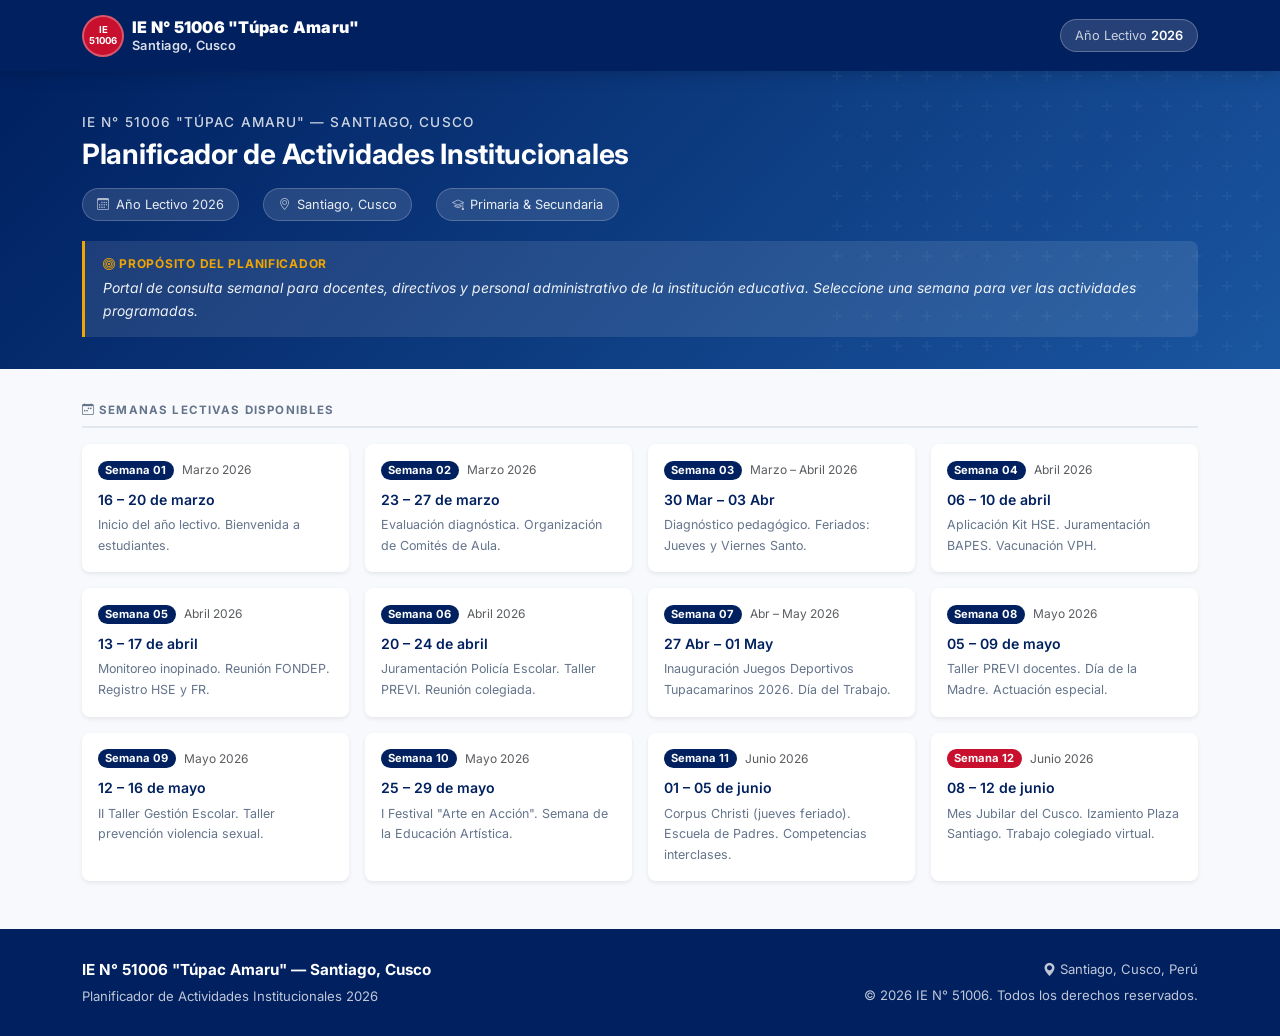
<file: index.html>
<!DOCTYPE html>
<html lang="es">
<head>
  <meta charset="UTF-8" />
  <meta name="viewport" content="width=device-width, initial-scale=1.0" />
  <meta name="description" content="Planificador de Actividades Institucionales 2026 — IE N° 51006 Túpac Amaru, Santiago, Cusco" />
  <title>Planificador Institucional 2026 — IE 51006 Túpac Amaru</title>

  <!-- Bootstrap 5 CDN -->
  <link rel="stylesheet" href="https://cdn.jsdelivr.net/npm/bootstrap@5.3.3/dist/css/bootstrap.min.css" />
  <!-- Bootstrap Icons -->
  <link rel="stylesheet" href="https://cdn.jsdelivr.net/npm/bootstrap-icons@1.11.3/font/bootstrap-icons.min.css" />
  <!-- Estilos propios -->
  <link rel="stylesheet" href="css/style.css" />
  <link rel="stylesheet" href="css/responsive.css" />
</head>
<body>

  <!-- ══════════════════════════════════════════════════════════
       NAVBAR FIJA
  ══════════════════════════════════════════════════════════ -->
  <nav class="navbar-institucional navbar" aria-label="Navegación principal">
    <div class="container">
      <a class="navbar-brand d-flex align-items-center gap-2" href="index.html">
        <div class="logo-placeholder" aria-hidden="true">IE<br>51006</div>
        <div class="navbar-brand-text">
          <strong>IE N° 51006 "Túpac Amaru"</strong>
          Santiago, Cusco
        </div>
      </a>
      <div class="d-flex align-items-center gap-2">
        <span class="semana-badge">
          <span class="badge-label">Año Lectivo</span>2026
        </span>
      </div>
    </div>
  </nav>

  <!-- ══════════════════════════════════════════════════════════
       HEADER
  ══════════════════════════════════════════════════════════ -->
  <header class="header-institucional">
    <div class="container">
      <p class="nombre-ie">IE N° 51006 "Túpac Amaru" — Santiago, Cusco</p>
      <h1>Planificador de Actividades Institucionales</h1>
      <div class="header-meta">
        <span class="meta-chip"><i class="bi bi-calendar3"></i> Año Lectivo 2026</span>
        <span class="meta-chip"><i class="bi bi-geo-alt"></i> Santiago, Cusco</span>
        <span class="meta-chip"><i class="bi bi-mortarboard"></i> Primaria &amp; Secundaria</span>
      </div>
      <div class="objetivo-banner" role="note">
        <strong><i class="bi bi-bullseye me-1"></i>Propósito del planificador</strong>
        Portal de consulta semanal para docentes, directivos y personal administrativo de la institución educativa.
        Seleccione una semana para ver las actividades programadas.
      </div>
    </div>
  </header>

  <!-- ══════════════════════════════════════════════════════════
       CONTENIDO PRINCIPAL — ÍNDICE DE SEMANAS
  ══════════════════════════════════════════════════════════ -->
  <main id="contenido" class="main-content">
    <div class="container">

      <p class="section-label"><i class="bi bi-calendar-week me-1"></i>Semanas Lectivas Disponibles</p>

      <div class="row g-3">

        <!-- Semana 01 -->
        <div class="col-12 col-sm-6 col-md-4 col-lg-3">
          <a href="semanas/semana01.html" class="text-decoration-none">
            <div class="card border-0 shadow-sm rounded-3 h-100" style="transition:box-shadow .2s,transform .2s;" onmouseover="this.style.boxShadow='0 6px 24px rgba(0,32,96,.13)';this.style.transform='translateY(-2px)'" onmouseout="this.style.boxShadow='';this.style.transform=''">
              <div class="card-body p-3">
                <div class="d-flex align-items-center gap-2 mb-2">
                  <span class="badge rounded-pill text-white" style="background:var(--color-primary);font-size:.7rem;">Semana 01</span>
                  <span class="text-muted" style="font-size:.75rem;">Marzo 2026</span>
                </div>
                <p class="fw-semibold mb-1" style="font-size:.88rem;color:var(--color-primary);">16 – 20 de marzo</p>
                <p class="mb-0" style="font-size:.78rem;color:var(--color-muted);">Inicio del año lectivo. Bienvenida a estudiantes.</p>
              </div>
            </div>
          </a>
        </div>

        <!-- Semana 02 -->
        <div class="col-12 col-sm-6 col-md-4 col-lg-3">
          <a href="semanas/semana02.html" class="text-decoration-none">
            <div class="card border-0 shadow-sm rounded-3 h-100" style="transition:box-shadow .2s,transform .2s;" onmouseover="this.style.boxShadow='0 6px 24px rgba(0,32,96,.13)';this.style.transform='translateY(-2px)'" onmouseout="this.style.boxShadow='';this.style.transform=''">
              <div class="card-body p-3">
                <div class="d-flex align-items-center gap-2 mb-2">
                  <span class="badge rounded-pill text-white" style="background:var(--color-primary);font-size:.7rem;">Semana 02</span>
                  <span class="text-muted" style="font-size:.75rem;">Marzo 2026</span>
                </div>
                <p class="fw-semibold mb-1" style="font-size:.88rem;color:var(--color-primary);">23 – 27 de marzo</p>
                <p class="mb-0" style="font-size:.78rem;color:var(--color-muted);">Evaluación diagnóstica. Organización de Comités de Aula.</p>
              </div>
            </div>
          </a>
        </div>

        <!-- Semana 03 -->
        <div class="col-12 col-sm-6 col-md-4 col-lg-3">
          <a href="semanas/semana03.html" class="text-decoration-none">
            <div class="card border-0 shadow-sm rounded-3 h-100" style="transition:box-shadow .2s,transform .2s;" onmouseover="this.style.boxShadow='0 6px 24px rgba(0,32,96,.13)';this.style.transform='translateY(-2px)'" onmouseout="this.style.boxShadow='';this.style.transform=''">
              <div class="card-body p-3">
                <div class="d-flex align-items-center gap-2 mb-2">
                  <span class="badge rounded-pill text-white" style="background:var(--color-primary);font-size:.7rem;">Semana 03</span>
                  <span class="text-muted" style="font-size:.75rem;">Marzo – Abril 2026</span>
                </div>
                <p class="fw-semibold mb-1" style="font-size:.88rem;color:var(--color-primary);">30 Mar – 03 Abr</p>
                <p class="mb-0" style="font-size:.78rem;color:var(--color-muted);">Diagnóstico pedagógico. Feriados: Jueves y Viernes Santo.</p>
              </div>
            </div>
          </a>
        </div>

        <!-- Semana 04 -->
        <div class="col-12 col-sm-6 col-md-4 col-lg-3">
          <a href="semanas/semana04.html" class="text-decoration-none">
            <div class="card border-0 shadow-sm rounded-3 h-100" style="transition:box-shadow .2s,transform .2s;" onmouseover="this.style.boxShadow='0 6px 24px rgba(0,32,96,.13)';this.style.transform='translateY(-2px)'" onmouseout="this.style.boxShadow='';this.style.transform=''">
              <div class="card-body p-3">
                <div class="d-flex align-items-center gap-2 mb-2">
                  <span class="badge rounded-pill text-white" style="background:var(--color-primary);font-size:.7rem;">Semana 04</span>
                  <span class="text-muted" style="font-size:.75rem;">Abril 2026</span>
                </div>
                <p class="fw-semibold mb-1" style="font-size:.88rem;color:var(--color-primary);">06 – 10 de abril</p>
                <p class="mb-0" style="font-size:.78rem;color:var(--color-muted);">Aplicación Kit HSE. Juramentación BAPES. Vacunación VPH.</p>
              </div>
            </div>
          </a>
        </div>

        <!-- Semana 05 -->
        <div class="col-12 col-sm-6 col-md-4 col-lg-3">
          <a href="semanas/semana05.html" class="text-decoration-none">
            <div class="card border-0 shadow-sm rounded-3 h-100" style="transition:box-shadow .2s,transform .2s;" onmouseover="this.style.boxShadow='0 6px 24px rgba(0,32,96,.13)';this.style.transform='translateY(-2px)'" onmouseout="this.style.boxShadow='';this.style.transform=''">
              <div class="card-body p-3">
                <div class="d-flex align-items-center gap-2 mb-2">
                  <span class="badge rounded-pill text-white" style="background:var(--color-primary);font-size:.7rem;">Semana 05</span>
                  <span class="text-muted" style="font-size:.75rem;">Abril 2026</span>
                </div>
                <p class="fw-semibold mb-1" style="font-size:.88rem;color:var(--color-primary);">13 – 17 de abril</p>
                <p class="mb-0" style="font-size:.78rem;color:var(--color-muted);">Monitoreo inopinado. Reunión FONDEP. Registro HSE y FR.</p>
              </div>
            </div>
          </a>
        </div>

        <!-- Semana 06 -->
        <div class="col-12 col-sm-6 col-md-4 col-lg-3">
          <a href="semanas/semana06.html" class="text-decoration-none">
            <div class="card border-0 shadow-sm rounded-3 h-100" style="transition:box-shadow .2s,transform .2s;" onmouseover="this.style.boxShadow='0 6px 24px rgba(0,32,96,.13)';this.style.transform='translateY(-2px)'" onmouseout="this.style.boxShadow='';this.style.transform=''">
              <div class="card-body p-3">
                <div class="d-flex align-items-center gap-2 mb-2">
                  <span class="badge rounded-pill text-white" style="background:var(--color-primary);font-size:.7rem;">Semana 06</span>
                  <span class="text-muted" style="font-size:.75rem;">Abril 2026</span>
                </div>
                <p class="fw-semibold mb-1" style="font-size:.88rem;color:var(--color-primary);">20 – 24 de abril</p>
                <p class="mb-0" style="font-size:.78rem;color:var(--color-muted);">Juramentación Policía Escolar. Taller PREVI. Reunión colegiada.</p>
              </div>
            </div>
          </a>
        </div>

        <!-- Semana 07 -->
        <div class="col-12 col-sm-6 col-md-4 col-lg-3">
          <a href="semanas/semana07.html" class="text-decoration-none">
            <div class="card border-0 shadow-sm rounded-3 h-100" style="transition:box-shadow .2s,transform .2s;" onmouseover="this.style.boxShadow='0 6px 24px rgba(0,32,96,.13)';this.style.transform='translateY(-2px)'" onmouseout="this.style.boxShadow='';this.style.transform=''">
              <div class="card-body p-3">
                <div class="d-flex align-items-center gap-2 mb-2">
                  <span class="badge rounded-pill text-white" style="background:var(--color-primary);font-size:.7rem;">Semana 07</span>
                  <span class="text-muted" style="font-size:.75rem;">Abr – May 2026</span>
                </div>
                <p class="fw-semibold mb-1" style="font-size:.88rem;color:var(--color-primary);">27 Abr – 01 May</p>
                <p class="mb-0" style="font-size:.78rem;color:var(--color-muted);">Inauguración Juegos Deportivos Tupacamarinos 2026. Día del Trabajo.</p>
              </div>
            </div>
          </a>
        </div>

        <!-- Semana 08 -->
        <div class="col-12 col-sm-6 col-md-4 col-lg-3">
          <a href="semanas/semana08.html" class="text-decoration-none">
            <div class="card border-0 shadow-sm rounded-3 h-100" style="transition:box-shadow .2s,transform .2s;" onmouseover="this.style.boxShadow='0 6px 24px rgba(0,32,96,.13)';this.style.transform='translateY(-2px)'" onmouseout="this.style.boxShadow='';this.style.transform=''">
              <div class="card-body p-3">
                <div class="d-flex align-items-center gap-2 mb-2">
                  <span class="badge rounded-pill text-white" style="background:var(--color-primary);font-size:.7rem;">Semana 08</span>
                  <span class="text-muted" style="font-size:.75rem;">Mayo 2026</span>
                </div>
                <p class="fw-semibold mb-1" style="font-size:.88rem;color:var(--color-primary);">05 – 09 de mayo</p>
                <p class="mb-0" style="font-size:.78rem;color:var(--color-muted);">Taller PREVI docentes. Día de la Madre. Actuación especial.</p>
              </div>
            </div>
          </a>
        </div>

        <!-- Semana 09 -->
        <div class="col-12 col-sm-6 col-md-4 col-lg-3">
          <a href="semanas/semana09.html" class="text-decoration-none">
            <div class="card border-0 shadow-sm rounded-3 h-100" style="transition:box-shadow .2s,transform .2s;" onmouseover="this.style.boxShadow='0 6px 24px rgba(0,32,96,.13)';this.style.transform='translateY(-2px)'" onmouseout="this.style.boxShadow='';this.style.transform=''">
              <div class="card-body p-3">
                <div class="d-flex align-items-center gap-2 mb-2">
                  <span class="badge rounded-pill text-white" style="background:var(--color-primary);font-size:.7rem;">Semana 09</span>
                  <span class="text-muted" style="font-size:.75rem;">Mayo 2026</span>
                </div>
                <p class="fw-semibold mb-1" style="font-size:.88rem;color:var(--color-primary);">12 – 16 de mayo</p>
                <p class="mb-0" style="font-size:.78rem;color:var(--color-muted);">II Taller Gestión Escolar. Taller prevención violencia sexual.</p>
              </div>
            </div>
          </a>
        </div>

        <!-- Semana 10 -->
        <div class="col-12 col-sm-6 col-md-4 col-lg-3">
          <a href="semanas/semana10.html" class="text-decoration-none">
            <div class="card border-0 shadow-sm rounded-3 h-100" style="transition:box-shadow .2s,transform .2s;" onmouseover="this.style.boxShadow='0 6px 24px rgba(0,32,96,.13)';this.style.transform='translateY(-2px)'" onmouseout="this.style.boxShadow='';this.style.transform=''">
              <div class="card-body p-3">
                <div class="d-flex align-items-center gap-2 mb-2">
                  <span class="badge rounded-pill text-white" style="background:var(--color-primary);font-size:.7rem;">Semana 10</span>
                  <span class="text-muted" style="font-size:.75rem;">Mayo 2026</span>
                </div>
                <p class="fw-semibold mb-1" style="font-size:.88rem;color:var(--color-primary);">25 – 29 de mayo</p>
                <p class="mb-0" style="font-size:.78rem;color:var(--color-muted);">I Festival "Arte en Acción". Semana de la Educación Artística.</p>
              </div>
            </div>
          </a>
        </div>

        <!-- Semana 11 -->
        <div class="col-12 col-sm-6 col-md-4 col-lg-3">
          <a href="semanas/semana11.html" class="text-decoration-none">
            <div class="card border-0 shadow-sm rounded-3 h-100" style="transition:box-shadow .2s,transform .2s;" onmouseover="this.style.boxShadow='0 6px 24px rgba(0,32,96,.13)';this.style.transform='translateY(-2px)'" onmouseout="this.style.boxShadow='';this.style.transform=''">
              <div class="card-body p-3">
                <div class="d-flex align-items-center gap-2 mb-2">
                  <span class="badge rounded-pill text-white" style="background:var(--color-primary);font-size:.7rem;">Semana 11</span>
                  <span class="text-muted" style="font-size:.75rem;">Junio 2026</span>
                </div>
                <p class="fw-semibold mb-1" style="font-size:.88rem;color:var(--color-primary);">01 – 05 de junio</p>
                <p class="mb-0" style="font-size:.78rem;color:var(--color-muted);">Corpus Christi (jueves feriado). Escuela de Padres. Competencias interclases.</p>
              </div>
            </div>
          </a>
        </div>

        <!-- Semana 12 -->
        <div class="col-12 col-sm-6 col-md-4 col-lg-3">
          <a href="semanas/semana12.html" class="text-decoration-none">
            <div class="card border-0 shadow-sm rounded-3 h-100" style="transition:box-shadow .2s,transform .2s;" onmouseover="this.style.boxShadow='0 6px 24px rgba(0,32,96,.13)';this.style.transform='translateY(-2px)'" onmouseout="this.style.boxShadow='';this.style.transform=''">
              <div class="card-body p-3">
                <div class="d-flex align-items-center gap-2 mb-2">
                  <span class="badge rounded-pill text-white" style="background:var(--color-accent);font-size:.7rem;">Semana 12</span>
                  <span class="text-muted" style="font-size:.75rem;">Junio 2026</span>
                </div>
                <p class="fw-semibold mb-1" style="font-size:.88rem;color:var(--color-primary);">08 – 12 de junio</p>
                <p class="mb-0" style="font-size:.78rem;color:var(--color-muted);">Mes Jubilar del Cusco. Izamiento Plaza Santiago. Trabajo colegiado virtual.</p>
              </div>
            </div>
          </a>
        </div>

      </div><!-- /.row -->
    </div><!-- /.container -->
  </main>

  <!-- ══════════════════════════════════════════════════════════
       FOOTER
  ══════════════════════════════════════════════════════════ -->
  <footer class="footer-institucional" role="contentinfo">
    <div class="container">
      <div class="row align-items-center">
        <div class="col-md-6 mb-2 mb-md-0">
          <p class="footer-nombre mb-0">IE N° 51006 "Túpac Amaru" — Santiago, Cusco</p>
          <p class="mb-0 mt-1">Planificador de Actividades Institucionales 2026</p>
        </div>
        <div class="col-md-6 text-md-end">
          <p class="mb-0">
            <i class="bi bi-geo-alt-fill me-1"></i>Santiago, Cusco, Perú
          </p>
          <p class="mb-0 mt-1">
            &copy; <span class="footer-year"></span> IE N° 51006. Todos los derechos reservados.
          </p>
        </div>
      </div>
    </div>
  </footer>

  <!-- Bootstrap JS -->
  <script src="https://cdn.jsdelivr.net/npm/bootstrap@5.3.3/dist/js/bootstrap.bundle.min.js"></script>
  <!-- App JS -->
  <script src="js/app.js"></script>
</body>
</html>
</file>
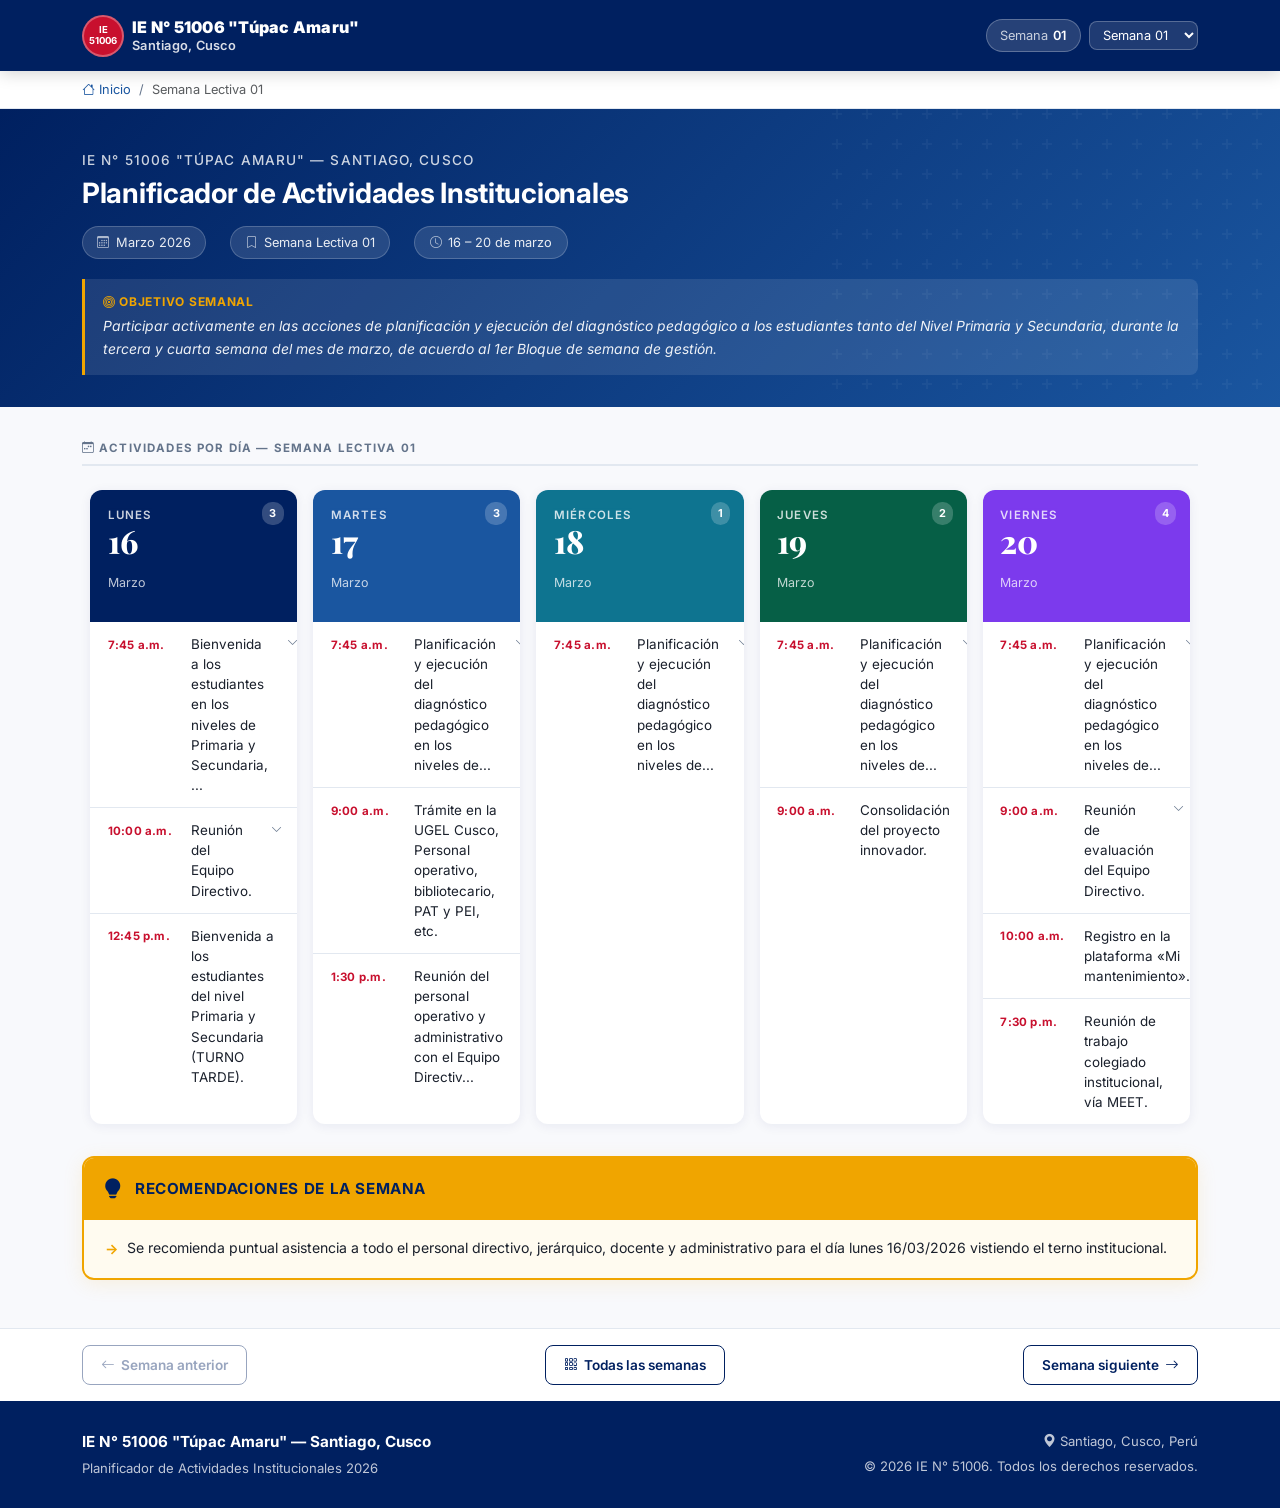
<file: semanas/semana01.html>
<!DOCTYPE html>
<html lang="es">
<head>
  <meta charset="UTF-8" />
  <meta name="viewport" content="width=device-width, initial-scale=1.0" />
  <meta name="description" content="Semana Lectiva 01 — Marzo 2026 — IE N° 51006 Túpac Amaru" />
  <title>Semana 01 | Planificador Institucional 2026</title>

  <link rel="stylesheet" href="https://cdn.jsdelivr.net/npm/bootstrap@5.3.3/dist/css/bootstrap.min.css" />
  <link rel="stylesheet" href="https://cdn.jsdelivr.net/npm/bootstrap-icons@1.11.3/font/bootstrap-icons.min.css" />
  <link rel="stylesheet" href="../css/style.css" />
  <link rel="stylesheet" href="../css/responsive.css" />
</head>
<body>

  <!-- NAVBAR -->
  <nav class="navbar-institucional navbar" aria-label="Navegación principal">
    <div class="container">
      <a class="navbar-brand d-flex align-items-center gap-2" href="../index.html">
        <div class="logo-placeholder" aria-hidden="true">IE<br>51006</div>
        <div class="navbar-brand-text">
          <strong>IE N° 51006 "Túpac Amaru"</strong>
          Santiago, Cusco
        </div>
      </a>
      <div class="d-flex align-items-center gap-2">
        <span class="semana-badge">
          <span class="badge-label">Semana</span>01
        </span>
        <select class="semana-select" id="semanaSelector" aria-label="Seleccionar semana">
          <option value="semana01.html" selected>Semana 01</option><option value="semana02.html" >Semana 02</option><option value="semana03.html" >Semana 03</option><option value="semana04.html" >Semana 04</option><option value="semana05.html" >Semana 05</option><option value="semana06.html" >Semana 06</option><option value="semana07.html" >Semana 07</option><option value="semana08.html" >Semana 08</option><option value="semana09.html" >Semana 09</option><option value="semana10.html" >Semana 10</option><option value="semana11.html" >Semana 11</option><option value="semana12.html" >Semana 12</option>
        </select>
      </div>
    </div>
  </nav>

  <!-- BREADCRUMB -->
  <div class="breadcrumb-bar" aria-label="Ruta de navegación">
    <div class="container">
      <nav aria-label="breadcrumb">
        <ol class="breadcrumb">
          <li class="breadcrumb-item"><a href="../index.html"><i class="bi bi-house me-1"></i>Inicio</a></li>
          <li class="breadcrumb-item active" aria-current="page">Semana Lectiva 01</li>
        </ol>
      </nav>
    </div>
  </div>

  <!-- HEADER -->
  <header class="header-institucional">
    <div class="container">
      <p class="nombre-ie">IE N° 51006 "Túpac Amaru" — Santiago, Cusco</p>
      <h1>Planificador de Actividades Institucionales</h1>
      <div class="header-meta">
        <span class="meta-chip"><i class="bi bi-calendar3"></i> Marzo 2026</span>
        <span class="meta-chip"><i class="bi bi-bookmark"></i> Semana Lectiva 01</span>
        <span class="meta-chip"><i class="bi bi-clock"></i> 16 – 20 de marzo</span>
      </div>
      <div class="objetivo-banner" role="note">
        <strong><i class="bi bi-bullseye me-1"></i>Objetivo semanal</strong>
        Participar activamente en las acciones de planificación y ejecución del diagnóstico pedagógico a los estudiantes tanto del Nivel Primaria y Secundaria, durante la tercera y cuarta semana del mes de marzo, de acuerdo al 1er Bloque de semana de gestión.
      </div>
    </div>
  </header>

  <!-- CONTENIDO PRINCIPAL -->
  <main id="contenido" class="main-content">
    <div class="container">
      <p class="section-label"><i class="bi bi-calendar-week me-1"></i>Actividades por día — Semana Lectiva 01</p>

      <!-- GRID DE DÍAS -->
      <div class="row grid-dias g-0 mb-4" role="list" aria-label="Días de la semana">
        
        <div class="col-dia" role="listitem">
          <article class="card-dia" aria-label="Actividades del LUNES 16">
            <div class="card-dia-header lunes">
              <span class="actividad-count">3</span>
              <p class="dia-nombre">LUNES</p>
              <p class="dia-numero" data-dia-fecha="16">16</p>
              <p class="dia-mes">Marzo</p>
            </div>
            
          <div class="accordion card-dia-body" id="acc_s01_d0" role="list">
            
              <div class="actividad-item">
                <button class="actividad-btn" type="button"
                        data-bs-toggle="collapse"
                        data-bs-target="#acc_s01_d0_act0"
                        aria-expanded="false"
                        aria-controls="acc_s01_d0_act0">
                  <span class="actividad-hora">7:45 a.m.</span>
                  <span class="actividad-texto">Bienvenida a los estudiantes en los niveles de Primaria y Secundaria, ...</span>
                  <i class="bi bi-chevron-down btn-expand-icon" aria-hidden="true"></i>
                </button>
                <div id="acc_s01_d0_act0" class="actividad-collapse collapse" data-bs-parent="#acc_s01_d0">
                  <p class="mb-1">Bienvenida a los estudiantes en los niveles de Primaria y Secundaria, en los turnos de mañana y tarde.</p>
                  
                </div>
              </div>
              <div class="actividad-item">
                <button class="actividad-btn" type="button"
                        data-bs-toggle="collapse"
                        data-bs-target="#acc_s01_d0_act1"
                        aria-expanded="false"
                        aria-controls="acc_s01_d0_act1">
                  <span class="actividad-hora">10:00 a.m.</span>
                  <span class="actividad-texto">Reunión del Equipo Directivo.</span>
                  <i class="bi bi-chevron-down btn-expand-icon" aria-hidden="true"></i>
                </button>
                <div id="acc_s01_d0_act1" class="actividad-collapse collapse" data-bs-parent="#acc_s01_d0">
                  <p class="mb-1">Reunión del Equipo Directivo.</p>
                  <div class="actividad-responsable"><i class="bi bi-person-fill"></i> Equipo Directivo</div>
                </div>
              </div>
              <div class="actividad-item">
                <div class="actividad-btn no-accordion">
                  <span class="actividad-hora">12:45 p.m.</span>
                  <span class="actividad-texto">Bienvenida a los estudiantes del nivel Primaria y Secundaria (TURNO TARDE).</span>
                </div>
              </div>
          </div>
          </article>
        </div>
        <div class="col-dia" role="listitem">
          <article class="card-dia" aria-label="Actividades del MARTES 17">
            <div class="card-dia-header martes">
              <span class="actividad-count">3</span>
              <p class="dia-nombre">MARTES</p>
              <p class="dia-numero" data-dia-fecha="17">17</p>
              <p class="dia-mes">Marzo</p>
            </div>
            
          <div class="accordion card-dia-body" id="acc_s01_d1" role="list">
            
              <div class="actividad-item">
                <button class="actividad-btn" type="button"
                        data-bs-toggle="collapse"
                        data-bs-target="#acc_s01_d1_act0"
                        aria-expanded="false"
                        aria-controls="acc_s01_d1_act0">
                  <span class="actividad-hora">7:45 a.m.</span>
                  <span class="actividad-texto">Planificación y ejecución del diagnóstico pedagógico en los niveles de...</span>
                  <i class="bi bi-chevron-down btn-expand-icon" aria-hidden="true"></i>
                </button>
                <div id="acc_s01_d1_act0" class="actividad-collapse collapse" data-bs-parent="#acc_s01_d1">
                  <p class="mb-1">Planificación y ejecución del diagnóstico pedagógico en los niveles de Primaria y Secundaria, en los turnos de mañana y tarde.</p>
                  
                </div>
              </div>
              <div class="actividad-item">
                <div class="actividad-btn no-accordion">
                  <span class="actividad-hora">9:00 a.m.</span>
                  <span class="actividad-texto">Trámite en la UGEL Cusco, Personal operativo, bibliotecario, PAT y PEI, etc.</span>
                </div>
              </div>
              <div class="actividad-item">
                <button class="actividad-btn" type="button"
                        data-bs-toggle="collapse"
                        data-bs-target="#acc_s01_d1_act2"
                        aria-expanded="false"
                        aria-controls="acc_s01_d1_act2">
                  <span class="actividad-hora">1:30 p.m.</span>
                  <span class="actividad-texto">Reunión del personal operativo y administrativo con el Equipo Directiv...</span>
                  <i class="bi bi-chevron-down btn-expand-icon" aria-hidden="true"></i>
                </button>
                <div id="acc_s01_d1_act2" class="actividad-collapse collapse" data-bs-parent="#acc_s01_d1">
                  <p class="mb-1">Reunión del personal operativo y administrativo con el Equipo Directivo.</p>
                  <div class="actividad-responsable"><i class="bi bi-person-fill"></i> Equipo Directivo</div>
                </div>
              </div>
          </div>
          </article>
        </div>
        <div class="col-dia" role="listitem">
          <article class="card-dia" aria-label="Actividades del MIÉRCOLES 18">
            <div class="card-dia-header miercoles">
              <span class="actividad-count">1</span>
              <p class="dia-nombre">MIÉRCOLES</p>
              <p class="dia-numero" data-dia-fecha="18">18</p>
              <p class="dia-mes">Marzo</p>
            </div>
            
          <div class="accordion card-dia-body" id="acc_s01_d2" role="list">
            
              <div class="actividad-item">
                <button class="actividad-btn" type="button"
                        data-bs-toggle="collapse"
                        data-bs-target="#acc_s01_d2_act0"
                        aria-expanded="false"
                        aria-controls="acc_s01_d2_act0">
                  <span class="actividad-hora">7:45 a.m.</span>
                  <span class="actividad-texto">Planificación y ejecución del diagnóstico pedagógico en los niveles de...</span>
                  <i class="bi bi-chevron-down btn-expand-icon" aria-hidden="true"></i>
                </button>
                <div id="acc_s01_d2_act0" class="actividad-collapse collapse" data-bs-parent="#acc_s01_d2">
                  <p class="mb-1">Planificación y ejecución del diagnóstico pedagógico en los niveles de Primaria y Secundaria, en los turnos de mañana y tarde.</p>
                  
                </div>
              </div>
          </div>
          </article>
        </div>
        <div class="col-dia" role="listitem">
          <article class="card-dia" aria-label="Actividades del JUEVES 19">
            <div class="card-dia-header jueves">
              <span class="actividad-count">2</span>
              <p class="dia-nombre">JUEVES</p>
              <p class="dia-numero" data-dia-fecha="19">19</p>
              <p class="dia-mes">Marzo</p>
            </div>
            
          <div class="accordion card-dia-body" id="acc_s01_d3" role="list">
            
              <div class="actividad-item">
                <button class="actividad-btn" type="button"
                        data-bs-toggle="collapse"
                        data-bs-target="#acc_s01_d3_act0"
                        aria-expanded="false"
                        aria-controls="acc_s01_d3_act0">
                  <span class="actividad-hora">7:45 a.m.</span>
                  <span class="actividad-texto">Planificación y ejecución del diagnóstico pedagógico en los niveles de...</span>
                  <i class="bi bi-chevron-down btn-expand-icon" aria-hidden="true"></i>
                </button>
                <div id="acc_s01_d3_act0" class="actividad-collapse collapse" data-bs-parent="#acc_s01_d3">
                  <p class="mb-1">Planificación y ejecución del diagnóstico pedagógico en los niveles de Primaria y Secundaria, en los turnos de mañana y tarde.</p>
                  
                </div>
              </div>
              <div class="actividad-item">
                <button class="actividad-btn" type="button"
                        data-bs-toggle="collapse"
                        data-bs-target="#acc_s01_d3_act1"
                        aria-expanded="false"
                        aria-controls="acc_s01_d3_act1">
                  <span class="actividad-hora">9:00 a.m.</span>
                  <span class="actividad-texto">Consolidación del proyecto innovador.</span>
                  <i class="bi bi-chevron-down btn-expand-icon" aria-hidden="true"></i>
                </button>
                <div id="acc_s01_d3_act1" class="actividad-collapse collapse" data-bs-parent="#acc_s01_d3">
                  <p class="mb-1">Consolidación del proyecto innovador.</p>
                  <div class="actividad-responsable"><i class="bi bi-person-fill"></i> Equipo Directivo</div>
                </div>
              </div>
          </div>
          </article>
        </div>
        <div class="col-dia" role="listitem">
          <article class="card-dia" aria-label="Actividades del VIERNES 20">
            <div class="card-dia-header viernes">
              <span class="actividad-count">4</span>
              <p class="dia-nombre">VIERNES</p>
              <p class="dia-numero" data-dia-fecha="20">20</p>
              <p class="dia-mes">Marzo</p>
            </div>
            
          <div class="accordion card-dia-body" id="acc_s01_d4" role="list">
            
              <div class="actividad-item">
                <button class="actividad-btn" type="button"
                        data-bs-toggle="collapse"
                        data-bs-target="#acc_s01_d4_act0"
                        aria-expanded="false"
                        aria-controls="acc_s01_d4_act0">
                  <span class="actividad-hora">7:45 a.m.</span>
                  <span class="actividad-texto">Planificación y ejecución del diagnóstico pedagógico en los niveles de...</span>
                  <i class="bi bi-chevron-down btn-expand-icon" aria-hidden="true"></i>
                </button>
                <div id="acc_s01_d4_act0" class="actividad-collapse collapse" data-bs-parent="#acc_s01_d4">
                  <p class="mb-1">Planificación y ejecución del diagnóstico pedagógico en los niveles de Primaria y Secundaria, en los turnos de mañana y tarde.</p>
                  
                </div>
              </div>
              <div class="actividad-item">
                <button class="actividad-btn" type="button"
                        data-bs-toggle="collapse"
                        data-bs-target="#acc_s01_d4_act1"
                        aria-expanded="false"
                        aria-controls="acc_s01_d4_act1">
                  <span class="actividad-hora">9:00 a.m.</span>
                  <span class="actividad-texto">Reunión de evaluación del Equipo Directivo.</span>
                  <i class="bi bi-chevron-down btn-expand-icon" aria-hidden="true"></i>
                </button>
                <div id="acc_s01_d4_act1" class="actividad-collapse collapse" data-bs-parent="#acc_s01_d4">
                  <p class="mb-1">Reunión de evaluación del Equipo Directivo.</p>
                  <div class="actividad-responsable"><i class="bi bi-person-fill"></i> Equipo Directivo</div>
                </div>
              </div>
              <div class="actividad-item">
                <div class="actividad-btn no-accordion">
                  <span class="actividad-hora">10:00 a.m.</span>
                  <span class="actividad-texto">Registro en la plataforma «Mi mantenimiento».</span>
                </div>
              </div>
              <div class="actividad-item">
                <div class="actividad-btn no-accordion">
                  <span class="actividad-hora">7:30 p.m.</span>
                  <span class="actividad-texto">Reunión de trabajo colegiado institucional, vía MEET.</span>
                </div>
              </div>
          </div>
          </article>
        </div>
      </div>

      <!-- RECOMENDACIONES -->
      
      <section class="card-recomendaciones" aria-labelledby="rec-title">
        <div class="rec-header">
          <i class="bi bi-lightbulb-fill fs-5" aria-hidden="true"></i>
          <span id="rec-title">Recomendaciones de la semana</span>
        </div>
        <div class="rec-body">
          <ul class="rec-items">
            <li>Se recomienda puntual asistencia a todo el personal directivo, jerárquico, docente y administrativo para el día lunes 16/03/2026 vistiendo el terno institucional.</li>
          </ul>
        </div>
      </section>
    </div>
  </main>

  <!-- NAVEGACIÓN ENTRE SEMANAS -->
  <nav class="nav-semanas" aria-label="Navegación entre semanas">
    <div class="container d-flex justify-content-between align-items-center flex-wrap gap-2">
      <a href="#" class="btn-nav-semana disabled" aria-label="Semana anterior">
        <i class="bi bi-arrow-left"></i> Semana anterior
      </a>
      <a href="../index.html" class="btn-nav-semana">
        <i class="bi bi-grid-3x3-gap"></i> Todas las semanas
      </a>
      <a href="semana02.html" class="btn-nav-semana " aria-label="Semana siguiente">
        Semana siguiente <i class="bi bi-arrow-right"></i>
      </a>
    </div>
  </nav>

  <!-- FOOTER -->
  <footer class="footer-institucional" role="contentinfo">
    <div class="container">
      <div class="row align-items-center">
        <div class="col-md-6 mb-2 mb-md-0">
          <p class="footer-nombre mb-0">IE N° 51006 "Túpac Amaru" — Santiago, Cusco</p>
          <p class="mb-0 mt-1">Planificador de Actividades Institucionales 2026</p>
        </div>
        <div class="col-md-6 text-md-end">
          <p class="mb-0"><i class="bi bi-geo-alt-fill me-1"></i>Santiago, Cusco, Perú</p>
          <p class="mb-0 mt-1">&copy; <span class="footer-year"></span> IE N° 51006. Todos los derechos reservados.</p>
        </div>
      </div>
    </div>
  </footer>

  <script src="https://cdn.jsdelivr.net/npm/bootstrap@5.3.3/dist/js/bootstrap.bundle.min.js"></script>
  <script src="../js/app.js"></script>
</body>
</html>
</file>
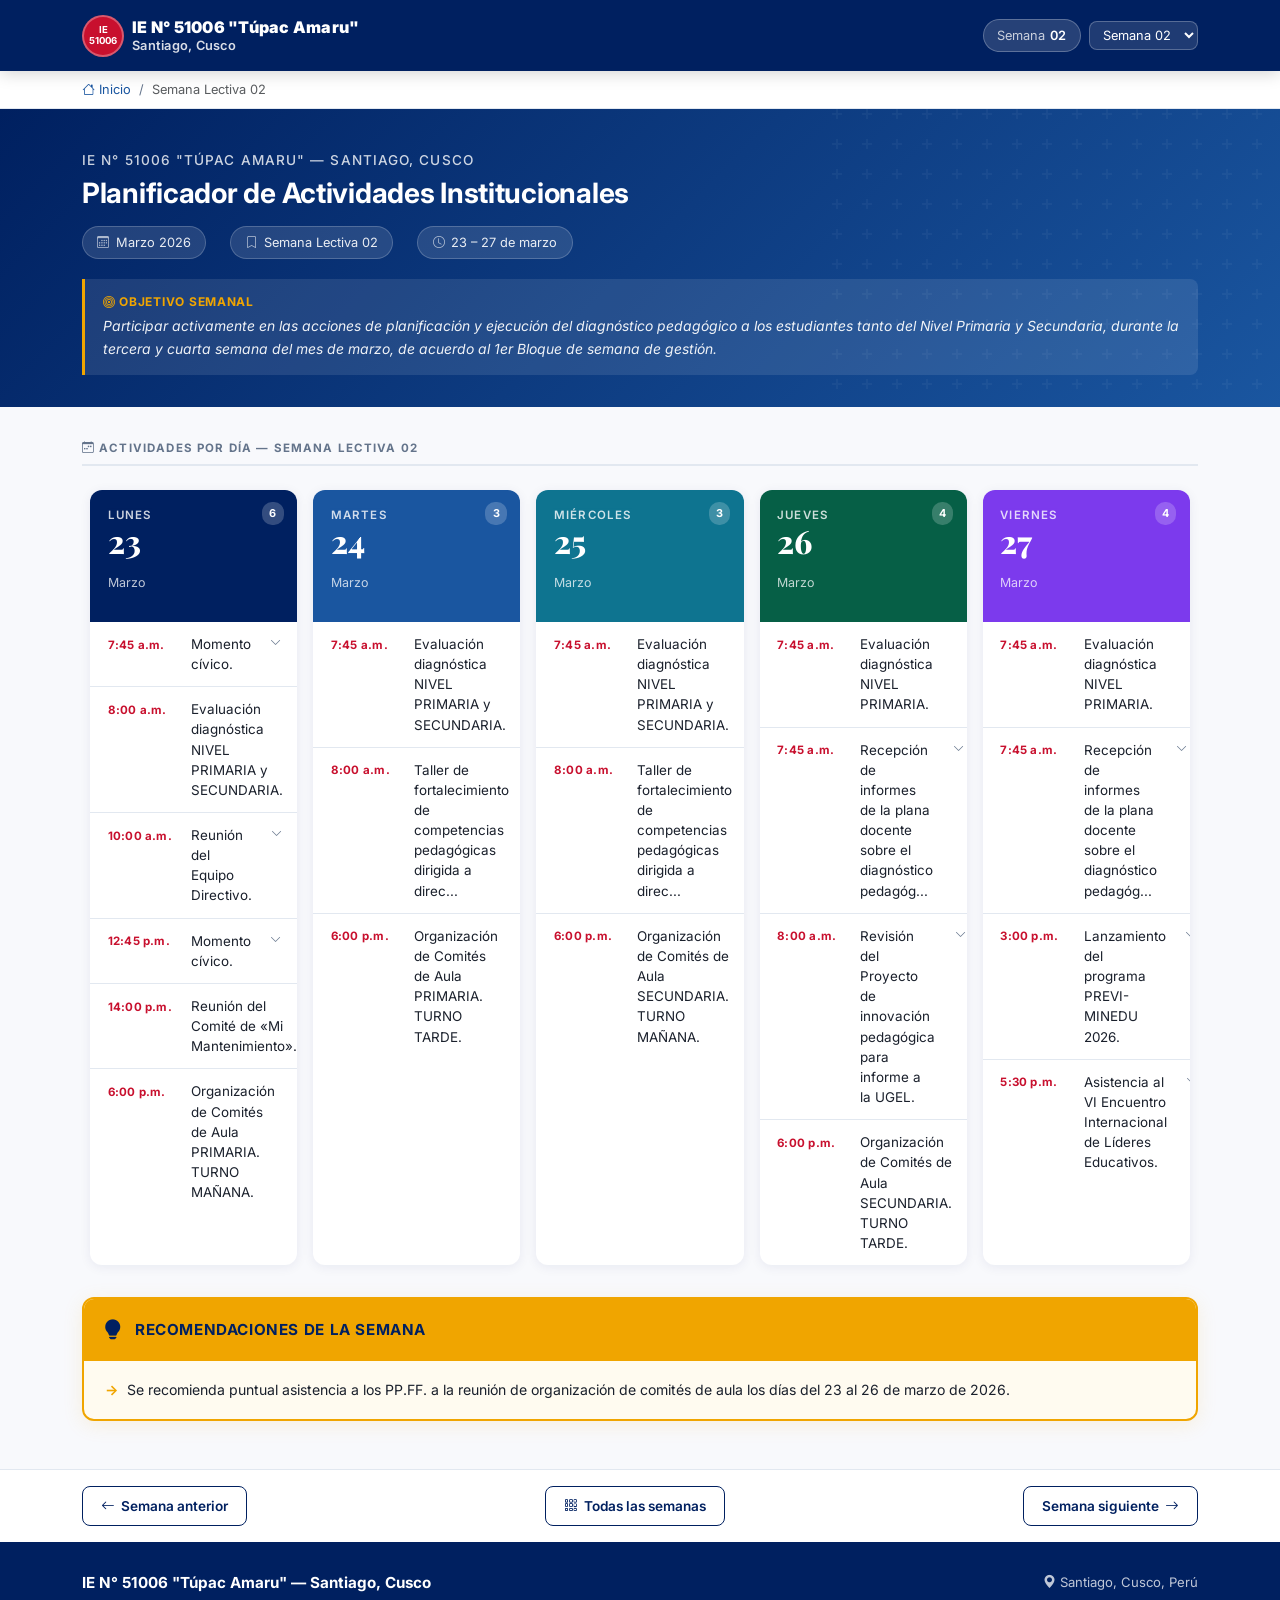
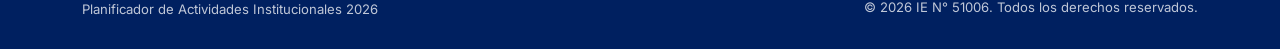
<file: semanas/semana02.html>
<!DOCTYPE html>
<html lang="es">
<head>
  <meta charset="UTF-8" />
  <meta name="viewport" content="width=device-width, initial-scale=1.0" />
  <meta name="description" content="Semana Lectiva 02 — Marzo 2026 — IE N° 51006 Túpac Amaru" />
  <title>Semana 02 | Planificador Institucional 2026</title>

  <link rel="stylesheet" href="https://cdn.jsdelivr.net/npm/bootstrap@5.3.3/dist/css/bootstrap.min.css" />
  <link rel="stylesheet" href="https://cdn.jsdelivr.net/npm/bootstrap-icons@1.11.3/font/bootstrap-icons.min.css" />
  <link rel="stylesheet" href="../css/style.css" />
  <link rel="stylesheet" href="../css/responsive.css" />
</head>
<body>

  <!-- NAVBAR -->
  <nav class="navbar-institucional navbar" aria-label="Navegación principal">
    <div class="container">
      <a class="navbar-brand d-flex align-items-center gap-2" href="../index.html">
        <div class="logo-placeholder" aria-hidden="true">IE<br>51006</div>
        <div class="navbar-brand-text">
          <strong>IE N° 51006 "Túpac Amaru"</strong>
          Santiago, Cusco
        </div>
      </a>
      <div class="d-flex align-items-center gap-2">
        <span class="semana-badge">
          <span class="badge-label">Semana</span>02
        </span>
        <select class="semana-select" id="semanaSelector" aria-label="Seleccionar semana">
          <option value="semana01.html" >Semana 01</option><option value="semana02.html" selected>Semana 02</option><option value="semana03.html" >Semana 03</option><option value="semana04.html" >Semana 04</option><option value="semana05.html" >Semana 05</option><option value="semana06.html" >Semana 06</option><option value="semana07.html" >Semana 07</option><option value="semana08.html" >Semana 08</option><option value="semana09.html" >Semana 09</option><option value="semana10.html" >Semana 10</option><option value="semana11.html" >Semana 11</option><option value="semana12.html" >Semana 12</option>
        </select>
      </div>
    </div>
  </nav>

  <!-- BREADCRUMB -->
  <div class="breadcrumb-bar" aria-label="Ruta de navegación">
    <div class="container">
      <nav aria-label="breadcrumb">
        <ol class="breadcrumb">
          <li class="breadcrumb-item"><a href="../index.html"><i class="bi bi-house me-1"></i>Inicio</a></li>
          <li class="breadcrumb-item active" aria-current="page">Semana Lectiva 02</li>
        </ol>
      </nav>
    </div>
  </div>

  <!-- HEADER -->
  <header class="header-institucional">
    <div class="container">
      <p class="nombre-ie">IE N° 51006 "Túpac Amaru" — Santiago, Cusco</p>
      <h1>Planificador de Actividades Institucionales</h1>
      <div class="header-meta">
        <span class="meta-chip"><i class="bi bi-calendar3"></i> Marzo 2026</span>
        <span class="meta-chip"><i class="bi bi-bookmark"></i> Semana Lectiva 02</span>
        <span class="meta-chip"><i class="bi bi-clock"></i> 23 – 27 de marzo</span>
      </div>
      <div class="objetivo-banner" role="note">
        <strong><i class="bi bi-bullseye me-1"></i>Objetivo semanal</strong>
        Participar activamente en las acciones de planificación y ejecución del diagnóstico pedagógico a los estudiantes tanto del Nivel Primaria y Secundaria, durante la tercera y cuarta semana del mes de marzo, de acuerdo al 1er Bloque de semana de gestión.
      </div>
    </div>
  </header>

  <!-- CONTENIDO PRINCIPAL -->
  <main id="contenido" class="main-content">
    <div class="container">
      <p class="section-label"><i class="bi bi-calendar-week me-1"></i>Actividades por día — Semana Lectiva 02</p>

      <!-- GRID DE DÍAS -->
      <div class="row grid-dias g-0 mb-4" role="list" aria-label="Días de la semana">
        
        <div class="col-dia" role="listitem">
          <article class="card-dia" aria-label="Actividades del LUNES 23">
            <div class="card-dia-header lunes">
              <span class="actividad-count">6</span>
              <p class="dia-nombre">LUNES</p>
              <p class="dia-numero" data-dia-fecha="23">23</p>
              <p class="dia-mes">Marzo</p>
            </div>
            
          <div class="accordion card-dia-body" id="acc_s02_d0" role="list">
            
              <div class="actividad-item">
                <button class="actividad-btn" type="button"
                        data-bs-toggle="collapse"
                        data-bs-target="#acc_s02_d0_act0"
                        aria-expanded="false"
                        aria-controls="acc_s02_d0_act0">
                  <span class="actividad-hora">7:45 a.m.</span>
                  <span class="actividad-texto">Momento cívico.</span>
                  <i class="bi bi-chevron-down btn-expand-icon" aria-hidden="true"></i>
                </button>
                <div id="acc_s02_d0_act0" class="actividad-collapse collapse" data-bs-parent="#acc_s02_d0">
                  <p class="mb-1">Momento cívico.</p>
                  <div class="actividad-responsable"><i class="bi bi-person-fill"></i> Equipo Directivo</div>
                </div>
              </div>
              <div class="actividad-item">
                <div class="actividad-btn no-accordion">
                  <span class="actividad-hora">8:00 a.m.</span>
                  <span class="actividad-texto">Evaluación diagnóstica NIVEL PRIMARIA y SECUNDARIA.</span>
                </div>
              </div>
              <div class="actividad-item">
                <button class="actividad-btn" type="button"
                        data-bs-toggle="collapse"
                        data-bs-target="#acc_s02_d0_act2"
                        aria-expanded="false"
                        aria-controls="acc_s02_d0_act2">
                  <span class="actividad-hora">10:00 a.m.</span>
                  <span class="actividad-texto">Reunión del Equipo Directivo.</span>
                  <i class="bi bi-chevron-down btn-expand-icon" aria-hidden="true"></i>
                </button>
                <div id="acc_s02_d0_act2" class="actividad-collapse collapse" data-bs-parent="#acc_s02_d0">
                  <p class="mb-1">Reunión del Equipo Directivo.</p>
                  <div class="actividad-responsable"><i class="bi bi-person-fill"></i> Equipo Directivo</div>
                </div>
              </div>
              <div class="actividad-item">
                <button class="actividad-btn" type="button"
                        data-bs-toggle="collapse"
                        data-bs-target="#acc_s02_d0_act3"
                        aria-expanded="false"
                        aria-controls="acc_s02_d0_act3">
                  <span class="actividad-hora">12:45 p.m.</span>
                  <span class="actividad-texto">Momento cívico.</span>
                  <i class="bi bi-chevron-down btn-expand-icon" aria-hidden="true"></i>
                </button>
                <div id="acc_s02_d0_act3" class="actividad-collapse collapse" data-bs-parent="#acc_s02_d0">
                  <p class="mb-1">Momento cívico.</p>
                  <div class="actividad-responsable"><i class="bi bi-person-fill"></i> Equipo Directivo</div>
                </div>
              </div>
              <div class="actividad-item">
                <div class="actividad-btn no-accordion">
                  <span class="actividad-hora">14:00 p.m.</span>
                  <span class="actividad-texto">Reunión del Comité de «Mi Mantenimiento».</span>
                </div>
              </div>
              <div class="actividad-item">
                <div class="actividad-btn no-accordion">
                  <span class="actividad-hora">6:00 p.m.</span>
                  <span class="actividad-texto">Organización de Comités de Aula PRIMARIA. TURNO MAÑANA.</span>
                </div>
              </div>
          </div>
          </article>
        </div>
        <div class="col-dia" role="listitem">
          <article class="card-dia" aria-label="Actividades del MARTES 24">
            <div class="card-dia-header martes">
              <span class="actividad-count">3</span>
              <p class="dia-nombre">MARTES</p>
              <p class="dia-numero" data-dia-fecha="24">24</p>
              <p class="dia-mes">Marzo</p>
            </div>
            
          <div class="accordion card-dia-body" id="acc_s02_d1" role="list">
            
              <div class="actividad-item">
                <div class="actividad-btn no-accordion">
                  <span class="actividad-hora">7:45 a.m.</span>
                  <span class="actividad-texto">Evaluación diagnóstica NIVEL PRIMARIA y SECUNDARIA.</span>
                </div>
              </div>
              <div class="actividad-item">
                <button class="actividad-btn" type="button"
                        data-bs-toggle="collapse"
                        data-bs-target="#acc_s02_d1_act1"
                        aria-expanded="false"
                        aria-controls="acc_s02_d1_act1">
                  <span class="actividad-hora">8:00 a.m.</span>
                  <span class="actividad-texto">Taller de fortalecimiento de competencias pedagógicas dirigida a direc...</span>
                  <i class="bi bi-chevron-down btn-expand-icon" aria-hidden="true"></i>
                </button>
                <div id="acc_s02_d1_act1" class="actividad-collapse collapse" data-bs-parent="#acc_s02_d1">
                  <p class="mb-1">Taller de fortalecimiento de competencias pedagógicas dirigida a directivos del Nivel Primaria por la UGEL Cusco.</p>
                  <div class="actividad-responsable"><i class="bi bi-person-fill"></i> UGEL Cusco</div>
                </div>
              </div>
              <div class="actividad-item">
                <div class="actividad-btn no-accordion">
                  <span class="actividad-hora">6:00 p.m.</span>
                  <span class="actividad-texto">Organización de Comités de Aula PRIMARIA. TURNO TARDE.</span>
                </div>
              </div>
          </div>
          </article>
        </div>
        <div class="col-dia" role="listitem">
          <article class="card-dia" aria-label="Actividades del MIÉRCOLES 25">
            <div class="card-dia-header miercoles">
              <span class="actividad-count">3</span>
              <p class="dia-nombre">MIÉRCOLES</p>
              <p class="dia-numero" data-dia-fecha="25">25</p>
              <p class="dia-mes">Marzo</p>
            </div>
            
          <div class="accordion card-dia-body" id="acc_s02_d2" role="list">
            
              <div class="actividad-item">
                <div class="actividad-btn no-accordion">
                  <span class="actividad-hora">7:45 a.m.</span>
                  <span class="actividad-texto">Evaluación diagnóstica NIVEL PRIMARIA y SECUNDARIA.</span>
                </div>
              </div>
              <div class="actividad-item">
                <button class="actividad-btn" type="button"
                        data-bs-toggle="collapse"
                        data-bs-target="#acc_s02_d2_act1"
                        aria-expanded="false"
                        aria-controls="acc_s02_d2_act1">
                  <span class="actividad-hora">8:00 a.m.</span>
                  <span class="actividad-texto">Taller de fortalecimiento de competencias pedagógicas dirigida a direc...</span>
                  <i class="bi bi-chevron-down btn-expand-icon" aria-hidden="true"></i>
                </button>
                <div id="acc_s02_d2_act1" class="actividad-collapse collapse" data-bs-parent="#acc_s02_d2">
                  <p class="mb-1">Taller de fortalecimiento de competencias pedagógicas dirigida a directivos del Nivel Primaria por la UGEL Cusco.</p>
                  <div class="actividad-responsable"><i class="bi bi-person-fill"></i> UGEL Cusco</div>
                </div>
              </div>
              <div class="actividad-item">
                <div class="actividad-btn no-accordion">
                  <span class="actividad-hora">6:00 p.m.</span>
                  <span class="actividad-texto">Organización de Comités de Aula SECUNDARIA. TURNO MAÑANA.</span>
                </div>
              </div>
          </div>
          </article>
        </div>
        <div class="col-dia" role="listitem">
          <article class="card-dia" aria-label="Actividades del JUEVES 26">
            <div class="card-dia-header jueves">
              <span class="actividad-count">4</span>
              <p class="dia-nombre">JUEVES</p>
              <p class="dia-numero" data-dia-fecha="26">26</p>
              <p class="dia-mes">Marzo</p>
            </div>
            
          <div class="accordion card-dia-body" id="acc_s02_d3" role="list">
            
              <div class="actividad-item">
                <div class="actividad-btn no-accordion">
                  <span class="actividad-hora">7:45 a.m.</span>
                  <span class="actividad-texto">Evaluación diagnóstica NIVEL PRIMARIA.</span>
                </div>
              </div>
              <div class="actividad-item">
                <button class="actividad-btn" type="button"
                        data-bs-toggle="collapse"
                        data-bs-target="#acc_s02_d3_act1"
                        aria-expanded="false"
                        aria-controls="acc_s02_d3_act1">
                  <span class="actividad-hora">7:45 a.m.</span>
                  <span class="actividad-texto">Recepción de informes de la plana docente sobre el diagnóstico pedagóg...</span>
                  <i class="bi bi-chevron-down btn-expand-icon" aria-hidden="true"></i>
                </button>
                <div id="acc_s02_d3_act1" class="actividad-collapse collapse" data-bs-parent="#acc_s02_d3">
                  <p class="mb-1">Recepción de informes de la plana docente sobre el diagnóstico pedagógico (NIVEL SECUNDARIA).</p>
                  
                </div>
              </div>
              <div class="actividad-item">
                <button class="actividad-btn" type="button"
                        data-bs-toggle="collapse"
                        data-bs-target="#acc_s02_d3_act2"
                        aria-expanded="false"
                        aria-controls="acc_s02_d3_act2">
                  <span class="actividad-hora">8:00 a.m.</span>
                  <span class="actividad-texto">Revisión del Proyecto de innovación pedagógica para informe a la UGEL.</span>
                  <i class="bi bi-chevron-down btn-expand-icon" aria-hidden="true"></i>
                </button>
                <div id="acc_s02_d3_act2" class="actividad-collapse collapse" data-bs-parent="#acc_s02_d3">
                  <p class="mb-1">Revisión del Proyecto de innovación pedagógica para informe a la UGEL.</p>
                  <div class="actividad-responsable"><i class="bi bi-person-fill"></i> Equipo Directivo</div>
                </div>
              </div>
              <div class="actividad-item">
                <div class="actividad-btn no-accordion">
                  <span class="actividad-hora">6:00 p.m.</span>
                  <span class="actividad-texto">Organización de Comités de Aula SECUNDARIA. TURNO TARDE.</span>
                </div>
              </div>
          </div>
          </article>
        </div>
        <div class="col-dia" role="listitem">
          <article class="card-dia" aria-label="Actividades del VIERNES 27">
            <div class="card-dia-header viernes">
              <span class="actividad-count">4</span>
              <p class="dia-nombre">VIERNES</p>
              <p class="dia-numero" data-dia-fecha="27">27</p>
              <p class="dia-mes">Marzo</p>
            </div>
            
          <div class="accordion card-dia-body" id="acc_s02_d4" role="list">
            
              <div class="actividad-item">
                <div class="actividad-btn no-accordion">
                  <span class="actividad-hora">7:45 a.m.</span>
                  <span class="actividad-texto">Evaluación diagnóstica NIVEL PRIMARIA.</span>
                </div>
              </div>
              <div class="actividad-item">
                <button class="actividad-btn" type="button"
                        data-bs-toggle="collapse"
                        data-bs-target="#acc_s02_d4_act1"
                        aria-expanded="false"
                        aria-controls="acc_s02_d4_act1">
                  <span class="actividad-hora">7:45 a.m.</span>
                  <span class="actividad-texto">Recepción de informes de la plana docente sobre el diagnóstico pedagóg...</span>
                  <i class="bi bi-chevron-down btn-expand-icon" aria-hidden="true"></i>
                </button>
                <div id="acc_s02_d4_act1" class="actividad-collapse collapse" data-bs-parent="#acc_s02_d4">
                  <p class="mb-1">Recepción de informes de la plana docente sobre el diagnóstico pedagógico (NIVEL SECUNDARIA).</p>
                  
                </div>
              </div>
              <div class="actividad-item">
                <button class="actividad-btn" type="button"
                        data-bs-toggle="collapse"
                        data-bs-target="#acc_s02_d4_act2"
                        aria-expanded="false"
                        aria-controls="acc_s02_d4_act2">
                  <span class="actividad-hora">3:00 p.m.</span>
                  <span class="actividad-texto">Lanzamiento del programa PREVI-MINEDU 2026.</span>
                  <i class="bi bi-chevron-down btn-expand-icon" aria-hidden="true"></i>
                </button>
                <div id="acc_s02_d4_act2" class="actividad-collapse collapse" data-bs-parent="#acc_s02_d4">
                  <p class="mb-1">Lanzamiento del programa PREVI-MINEDU 2026.</p>
                  <div class="actividad-responsable"><i class="bi bi-person-fill"></i> Equipo Directivo</div>
                </div>
              </div>
              <div class="actividad-item">
                <button class="actividad-btn" type="button"
                        data-bs-toggle="collapse"
                        data-bs-target="#acc_s02_d4_act3"
                        aria-expanded="false"
                        aria-controls="acc_s02_d4_act3">
                  <span class="actividad-hora">5:30 p.m.</span>
                  <span class="actividad-texto">Asistencia al VI Encuentro Internacional de Líderes Educativos.</span>
                  <i class="bi bi-chevron-down btn-expand-icon" aria-hidden="true"></i>
                </button>
                <div id="acc_s02_d4_act3" class="actividad-collapse collapse" data-bs-parent="#acc_s02_d4">
                  <p class="mb-1">Asistencia al VI Encuentro Internacional de Líderes Educativos.</p>
                  <div class="actividad-responsable"><i class="bi bi-person-fill"></i> Equipo Directivo Secundaria</div>
                </div>
              </div>
          </div>
          </article>
        </div>
      </div>

      <!-- RECOMENDACIONES -->
      
      <section class="card-recomendaciones" aria-labelledby="rec-title">
        <div class="rec-header">
          <i class="bi bi-lightbulb-fill fs-5" aria-hidden="true"></i>
          <span id="rec-title">Recomendaciones de la semana</span>
        </div>
        <div class="rec-body">
          <ul class="rec-items">
            <li>Se recomienda puntual asistencia a los PP.FF. a la reunión de organización de comités de aula los días del 23 al 26 de marzo de 2026.</li>
          </ul>
        </div>
      </section>
    </div>
  </main>

  <!-- NAVEGACIÓN ENTRE SEMANAS -->
  <nav class="nav-semanas" aria-label="Navegación entre semanas">
    <div class="container d-flex justify-content-between align-items-center flex-wrap gap-2">
      <a href="semana01.html" class="btn-nav-semana " aria-label="Semana anterior">
        <i class="bi bi-arrow-left"></i> Semana anterior
      </a>
      <a href="../index.html" class="btn-nav-semana">
        <i class="bi bi-grid-3x3-gap"></i> Todas las semanas
      </a>
      <a href="semana03.html" class="btn-nav-semana " aria-label="Semana siguiente">
        Semana siguiente <i class="bi bi-arrow-right"></i>
      </a>
    </div>
  </nav>

  <!-- FOOTER -->
  <footer class="footer-institucional" role="contentinfo">
    <div class="container">
      <div class="row align-items-center">
        <div class="col-md-6 mb-2 mb-md-0">
          <p class="footer-nombre mb-0">IE N° 51006 "Túpac Amaru" — Santiago, Cusco</p>
          <p class="mb-0 mt-1">Planificador de Actividades Institucionales 2026</p>
        </div>
        <div class="col-md-6 text-md-end">
          <p class="mb-0"><i class="bi bi-geo-alt-fill me-1"></i>Santiago, Cusco, Perú</p>
          <p class="mb-0 mt-1">&copy; <span class="footer-year"></span> IE N° 51006. Todos los derechos reservados.</p>
        </div>
      </div>
    </div>
  </footer>

  <script src="https://cdn.jsdelivr.net/npm/bootstrap@5.3.3/dist/js/bootstrap.bundle.min.js"></script>
  <script src="../js/app.js"></script>
</body>
</html>
</file>
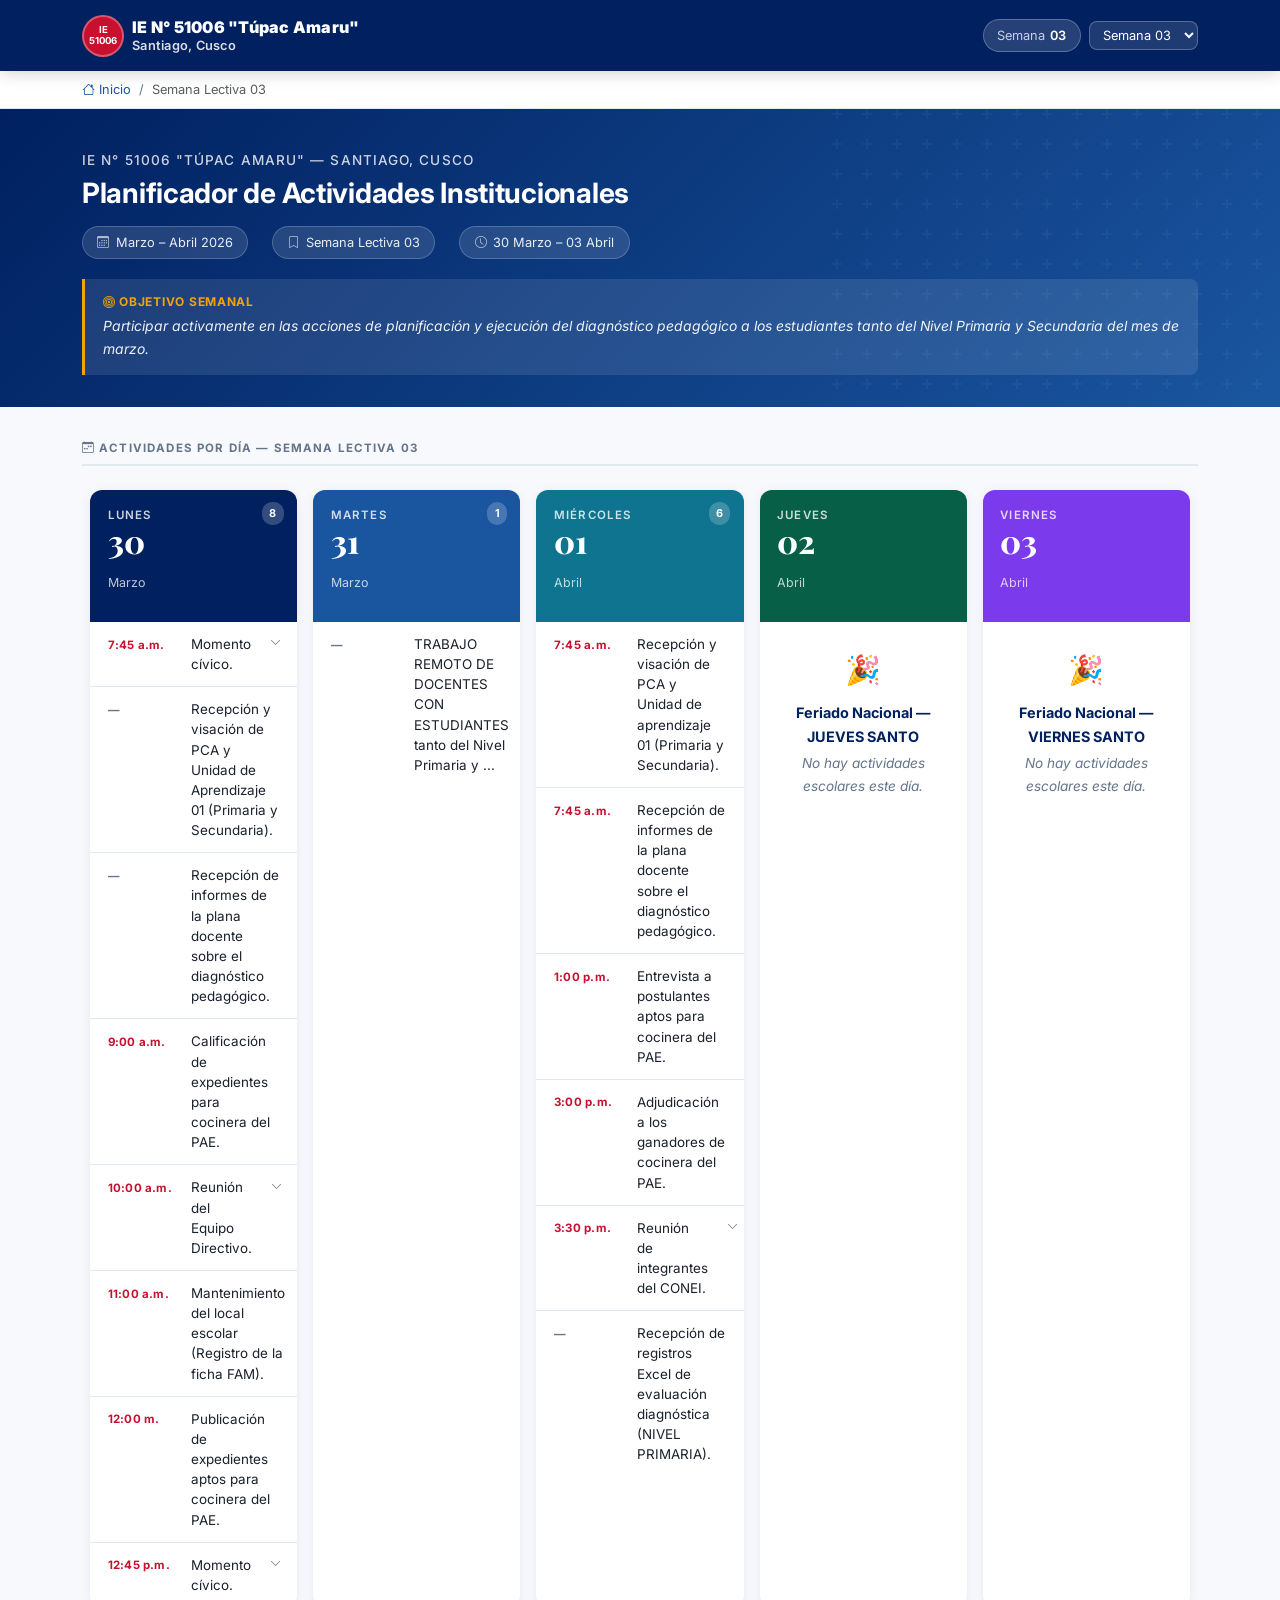
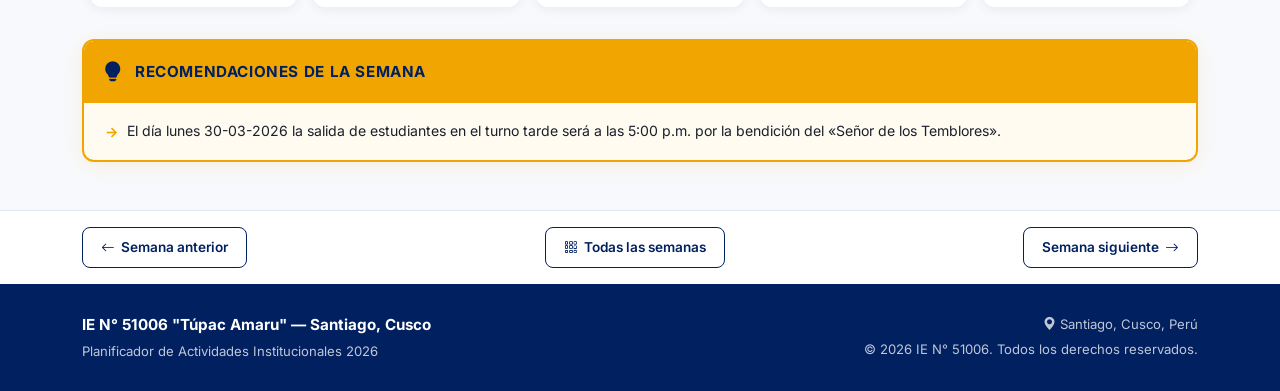
<file: semanas/semana03.html>
<!DOCTYPE html>
<html lang="es">
<head>
  <meta charset="UTF-8" />
  <meta name="viewport" content="width=device-width, initial-scale=1.0" />
  <meta name="description" content="Semana Lectiva 03 — Marzo – Abril 2026 — IE N° 51006 Túpac Amaru" />
  <title>Semana 03 | Planificador Institucional 2026</title>

  <link rel="stylesheet" href="https://cdn.jsdelivr.net/npm/bootstrap@5.3.3/dist/css/bootstrap.min.css" />
  <link rel="stylesheet" href="https://cdn.jsdelivr.net/npm/bootstrap-icons@1.11.3/font/bootstrap-icons.min.css" />
  <link rel="stylesheet" href="../css/style.css" />
  <link rel="stylesheet" href="../css/responsive.css" />
</head>
<body>

  <!-- NAVBAR -->
  <nav class="navbar-institucional navbar" aria-label="Navegación principal">
    <div class="container">
      <a class="navbar-brand d-flex align-items-center gap-2" href="../index.html">
        <div class="logo-placeholder" aria-hidden="true">IE<br>51006</div>
        <div class="navbar-brand-text">
          <strong>IE N° 51006 "Túpac Amaru"</strong>
          Santiago, Cusco
        </div>
      </a>
      <div class="d-flex align-items-center gap-2">
        <span class="semana-badge">
          <span class="badge-label">Semana</span>03
        </span>
        <select class="semana-select" id="semanaSelector" aria-label="Seleccionar semana">
          <option value="semana01.html" >Semana 01</option><option value="semana02.html" >Semana 02</option><option value="semana03.html" selected>Semana 03</option><option value="semana04.html" >Semana 04</option><option value="semana05.html" >Semana 05</option><option value="semana06.html" >Semana 06</option><option value="semana07.html" >Semana 07</option><option value="semana08.html" >Semana 08</option><option value="semana09.html" >Semana 09</option><option value="semana10.html" >Semana 10</option><option value="semana11.html" >Semana 11</option><option value="semana12.html" >Semana 12</option>
        </select>
      </div>
    </div>
  </nav>

  <!-- BREADCRUMB -->
  <div class="breadcrumb-bar" aria-label="Ruta de navegación">
    <div class="container">
      <nav aria-label="breadcrumb">
        <ol class="breadcrumb">
          <li class="breadcrumb-item"><a href="../index.html"><i class="bi bi-house me-1"></i>Inicio</a></li>
          <li class="breadcrumb-item active" aria-current="page">Semana Lectiva 03</li>
        </ol>
      </nav>
    </div>
  </div>

  <!-- HEADER -->
  <header class="header-institucional">
    <div class="container">
      <p class="nombre-ie">IE N° 51006 "Túpac Amaru" — Santiago, Cusco</p>
      <h1>Planificador de Actividades Institucionales</h1>
      <div class="header-meta">
        <span class="meta-chip"><i class="bi bi-calendar3"></i> Marzo – Abril 2026</span>
        <span class="meta-chip"><i class="bi bi-bookmark"></i> Semana Lectiva 03</span>
        <span class="meta-chip"><i class="bi bi-clock"></i> 30 Marzo – 03 Abril</span>
      </div>
      <div class="objetivo-banner" role="note">
        <strong><i class="bi bi-bullseye me-1"></i>Objetivo semanal</strong>
        Participar activamente en las acciones de planificación y ejecución del diagnóstico pedagógico a los estudiantes tanto del Nivel Primaria y Secundaria del mes de marzo.
      </div>
    </div>
  </header>

  <!-- CONTENIDO PRINCIPAL -->
  <main id="contenido" class="main-content">
    <div class="container">
      <p class="section-label"><i class="bi bi-calendar-week me-1"></i>Actividades por día — Semana Lectiva 03</p>

      <!-- GRID DE DÍAS -->
      <div class="row grid-dias g-0 mb-4" role="list" aria-label="Días de la semana">
        
        <div class="col-dia" role="listitem">
          <article class="card-dia" aria-label="Actividades del LUNES 30">
            <div class="card-dia-header lunes">
              <span class="actividad-count">8</span>
              <p class="dia-nombre">LUNES</p>
              <p class="dia-numero" data-dia-fecha="30">30</p>
              <p class="dia-mes">Marzo</p>
            </div>
            
          <div class="accordion card-dia-body" id="acc_s03_d0" role="list">
            
              <div class="actividad-item">
                <button class="actividad-btn" type="button"
                        data-bs-toggle="collapse"
                        data-bs-target="#acc_s03_d0_act0"
                        aria-expanded="false"
                        aria-controls="acc_s03_d0_act0">
                  <span class="actividad-hora">7:45 a.m.</span>
                  <span class="actividad-texto">Momento cívico.</span>
                  <i class="bi bi-chevron-down btn-expand-icon" aria-hidden="true"></i>
                </button>
                <div id="acc_s03_d0_act0" class="actividad-collapse collapse" data-bs-parent="#acc_s03_d0">
                  <p class="mb-1">Momento cívico.</p>
                  <div class="actividad-responsable"><i class="bi bi-person-fill"></i> Prof. Fredy Peñalva Ibarra — 5to A, Nivel Secundaria</div>
                </div>
              </div>
              <div class="actividad-item">
                <div class="actividad-btn no-accordion">
                  <span class="actividad-hora no-hora">—</span>
                  <span class="actividad-texto">Recepción y visación de PCA y Unidad de Aprendizaje 01 (Primaria y Secundaria).</span>
                </div>
              </div>
              <div class="actividad-item">
                <div class="actividad-btn no-accordion">
                  <span class="actividad-hora no-hora">—</span>
                  <span class="actividad-texto">Recepción de informes de la plana docente sobre el diagnóstico pedagógico.</span>
                </div>
              </div>
              <div class="actividad-item">
                <div class="actividad-btn no-accordion">
                  <span class="actividad-hora">9:00 a.m.</span>
                  <span class="actividad-texto">Calificación de expedientes para cocinera del PAE.</span>
                </div>
              </div>
              <div class="actividad-item">
                <button class="actividad-btn" type="button"
                        data-bs-toggle="collapse"
                        data-bs-target="#acc_s03_d0_act4"
                        aria-expanded="false"
                        aria-controls="acc_s03_d0_act4">
                  <span class="actividad-hora">10:00 a.m.</span>
                  <span class="actividad-texto">Reunión del Equipo Directivo.</span>
                  <i class="bi bi-chevron-down btn-expand-icon" aria-hidden="true"></i>
                </button>
                <div id="acc_s03_d0_act4" class="actividad-collapse collapse" data-bs-parent="#acc_s03_d0">
                  <p class="mb-1">Reunión del Equipo Directivo.</p>
                  <div class="actividad-responsable"><i class="bi bi-person-fill"></i> Equipo Directivo</div>
                </div>
              </div>
              <div class="actividad-item">
                <div class="actividad-btn no-accordion">
                  <span class="actividad-hora">11:00 a.m.</span>
                  <span class="actividad-texto">Mantenimiento del local escolar (Registro de la ficha FAM).</span>
                </div>
              </div>
              <div class="actividad-item">
                <div class="actividad-btn no-accordion">
                  <span class="actividad-hora">12:00 m.</span>
                  <span class="actividad-texto">Publicación de expedientes aptos para cocinera del PAE.</span>
                </div>
              </div>
              <div class="actividad-item">
                <button class="actividad-btn" type="button"
                        data-bs-toggle="collapse"
                        data-bs-target="#acc_s03_d0_act7"
                        aria-expanded="false"
                        aria-controls="acc_s03_d0_act7">
                  <span class="actividad-hora">12:45 p.m.</span>
                  <span class="actividad-texto">Momento cívico.</span>
                  <i class="bi bi-chevron-down btn-expand-icon" aria-hidden="true"></i>
                </button>
                <div id="acc_s03_d0_act7" class="actividad-collapse collapse" data-bs-parent="#acc_s03_d0">
                  <p class="mb-1">Momento cívico.</p>
                  <div class="actividad-responsable"><i class="bi bi-person-fill"></i> Prof. SUYLLO TORRES, Yudith — 3ro A, Nivel Secundaria</div>
                </div>
              </div>
          </div>
          </article>
        </div>
        <div class="col-dia" role="listitem">
          <article class="card-dia" aria-label="Actividades del MARTES 31">
            <div class="card-dia-header martes">
              <span class="actividad-count">1</span>
              <p class="dia-nombre">MARTES</p>
              <p class="dia-numero" data-dia-fecha="31">31</p>
              <p class="dia-mes">Marzo</p>
            </div>
            
          <div class="accordion card-dia-body" id="acc_s03_d1" role="list">
            
              <div class="actividad-item">
                <button class="actividad-btn" type="button"
                        data-bs-toggle="collapse"
                        data-bs-target="#acc_s03_d1_act0"
                        aria-expanded="false"
                        aria-controls="acc_s03_d1_act0">
                  <span class="actividad-hora no-hora">—</span>
                  <span class="actividad-texto">TRABAJO REMOTO DE DOCENTES CON ESTUDIANTES tanto del Nivel Primaria y ...</span>
                  <i class="bi bi-chevron-down btn-expand-icon" aria-hidden="true"></i>
                </button>
                <div id="acc_s03_d1_act0" class="actividad-collapse collapse" data-bs-parent="#acc_s03_d1">
                  <p class="mb-1">TRABAJO REMOTO DE DOCENTES CON ESTUDIANTES tanto del Nivel Primaria y Secundaria por el paro de transportistas, de acuerdo al «Comunicado» de la UGEL Cusco.</p>
                  
                </div>
              </div>
          </div>
          </article>
        </div>
        <div class="col-dia" role="listitem">
          <article class="card-dia" aria-label="Actividades del MIÉRCOLES 01">
            <div class="card-dia-header miercoles">
              <span class="actividad-count">6</span>
              <p class="dia-nombre">MIÉRCOLES</p>
              <p class="dia-numero" data-dia-fecha="01">01</p>
              <p class="dia-mes">Abril</p>
            </div>
            
          <div class="accordion card-dia-body" id="acc_s03_d2" role="list">
            
              <div class="actividad-item">
                <div class="actividad-btn no-accordion">
                  <span class="actividad-hora">7:45 a.m.</span>
                  <span class="actividad-texto">Recepción y visación de PCA y Unidad de aprendizaje 01 (Primaria y Secundaria).</span>
                </div>
              </div>
              <div class="actividad-item">
                <div class="actividad-btn no-accordion">
                  <span class="actividad-hora">7:45 a.m.</span>
                  <span class="actividad-texto">Recepción de informes de la plana docente sobre el diagnóstico pedagógico.</span>
                </div>
              </div>
              <div class="actividad-item">
                <div class="actividad-btn no-accordion">
                  <span class="actividad-hora">1:00 p.m.</span>
                  <span class="actividad-texto">Entrevista a postulantes aptos para cocinera del PAE.</span>
                </div>
              </div>
              <div class="actividad-item">
                <div class="actividad-btn no-accordion">
                  <span class="actividad-hora">3:00 p.m.</span>
                  <span class="actividad-texto">Adjudicación a los ganadores de cocinera del PAE.</span>
                </div>
              </div>
              <div class="actividad-item">
                <button class="actividad-btn" type="button"
                        data-bs-toggle="collapse"
                        data-bs-target="#acc_s03_d2_act4"
                        aria-expanded="false"
                        aria-controls="acc_s03_d2_act4">
                  <span class="actividad-hora">3:30 p.m.</span>
                  <span class="actividad-texto">Reunión de integrantes del CONEI.</span>
                  <i class="bi bi-chevron-down btn-expand-icon" aria-hidden="true"></i>
                </button>
                <div id="acc_s03_d2_act4" class="actividad-collapse collapse" data-bs-parent="#acc_s03_d2">
                  <p class="mb-1">Reunión de integrantes del CONEI.</p>
                  <div class="actividad-responsable"><i class="bi bi-person-fill"></i> CONEI</div>
                </div>
              </div>
              <div class="actividad-item">
                <div class="actividad-btn no-accordion">
                  <span class="actividad-hora no-hora">—</span>
                  <span class="actividad-texto">Recepción de registros Excel de evaluación diagnóstica (NIVEL PRIMARIA).</span>
                </div>
              </div>
          </div>
          </article>
        </div>
        <div class="col-dia" role="listitem">
          <article class="card-dia" aria-label="Actividades del JUEVES 02">
            <div class="card-dia-header jueves">
              
              <p class="dia-nombre">JUEVES</p>
              <p class="dia-numero" data-dia-fecha="02">02</p>
              <p class="dia-mes">Abril</p>
            </div>
            
          <div class="dia-festivo" role="note">
            <span class="festivo-icono" aria-hidden="true">🎉</span>
            <strong>Feriado Nacional — JUEVES SANTO</strong>
            <p>No hay actividades escolares este día.</p>
          </div>
          </article>
        </div>
        <div class="col-dia" role="listitem">
          <article class="card-dia" aria-label="Actividades del VIERNES 03">
            <div class="card-dia-header viernes">
              
              <p class="dia-nombre">VIERNES</p>
              <p class="dia-numero" data-dia-fecha="03">03</p>
              <p class="dia-mes">Abril</p>
            </div>
            
          <div class="dia-festivo" role="note">
            <span class="festivo-icono" aria-hidden="true">🎉</span>
            <strong>Feriado Nacional — VIERNES SANTO</strong>
            <p>No hay actividades escolares este día.</p>
          </div>
          </article>
        </div>
      </div>

      <!-- RECOMENDACIONES -->
      
      <section class="card-recomendaciones" aria-labelledby="rec-title">
        <div class="rec-header">
          <i class="bi bi-lightbulb-fill fs-5" aria-hidden="true"></i>
          <span id="rec-title">Recomendaciones de la semana</span>
        </div>
        <div class="rec-body">
          <ul class="rec-items">
            <li>El día lunes 30-03-2026 la salida de estudiantes en el turno tarde será a las 5:00 p.m. por la bendición del «Señor de los Temblores».</li>
          </ul>
        </div>
      </section>
    </div>
  </main>

  <!-- NAVEGACIÓN ENTRE SEMANAS -->
  <nav class="nav-semanas" aria-label="Navegación entre semanas">
    <div class="container d-flex justify-content-between align-items-center flex-wrap gap-2">
      <a href="semana02.html" class="btn-nav-semana " aria-label="Semana anterior">
        <i class="bi bi-arrow-left"></i> Semana anterior
      </a>
      <a href="../index.html" class="btn-nav-semana">
        <i class="bi bi-grid-3x3-gap"></i> Todas las semanas
      </a>
      <a href="semana04.html" class="btn-nav-semana " aria-label="Semana siguiente">
        Semana siguiente <i class="bi bi-arrow-right"></i>
      </a>
    </div>
  </nav>

  <!-- FOOTER -->
  <footer class="footer-institucional" role="contentinfo">
    <div class="container">
      <div class="row align-items-center">
        <div class="col-md-6 mb-2 mb-md-0">
          <p class="footer-nombre mb-0">IE N° 51006 "Túpac Amaru" — Santiago, Cusco</p>
          <p class="mb-0 mt-1">Planificador de Actividades Institucionales 2026</p>
        </div>
        <div class="col-md-6 text-md-end">
          <p class="mb-0"><i class="bi bi-geo-alt-fill me-1"></i>Santiago, Cusco, Perú</p>
          <p class="mb-0 mt-1">&copy; <span class="footer-year"></span> IE N° 51006. Todos los derechos reservados.</p>
        </div>
      </div>
    </div>
  </footer>

  <script src="https://cdn.jsdelivr.net/npm/bootstrap@5.3.3/dist/js/bootstrap.bundle.min.js"></script>
  <script src="../js/app.js"></script>
</body>
</html>
</file>
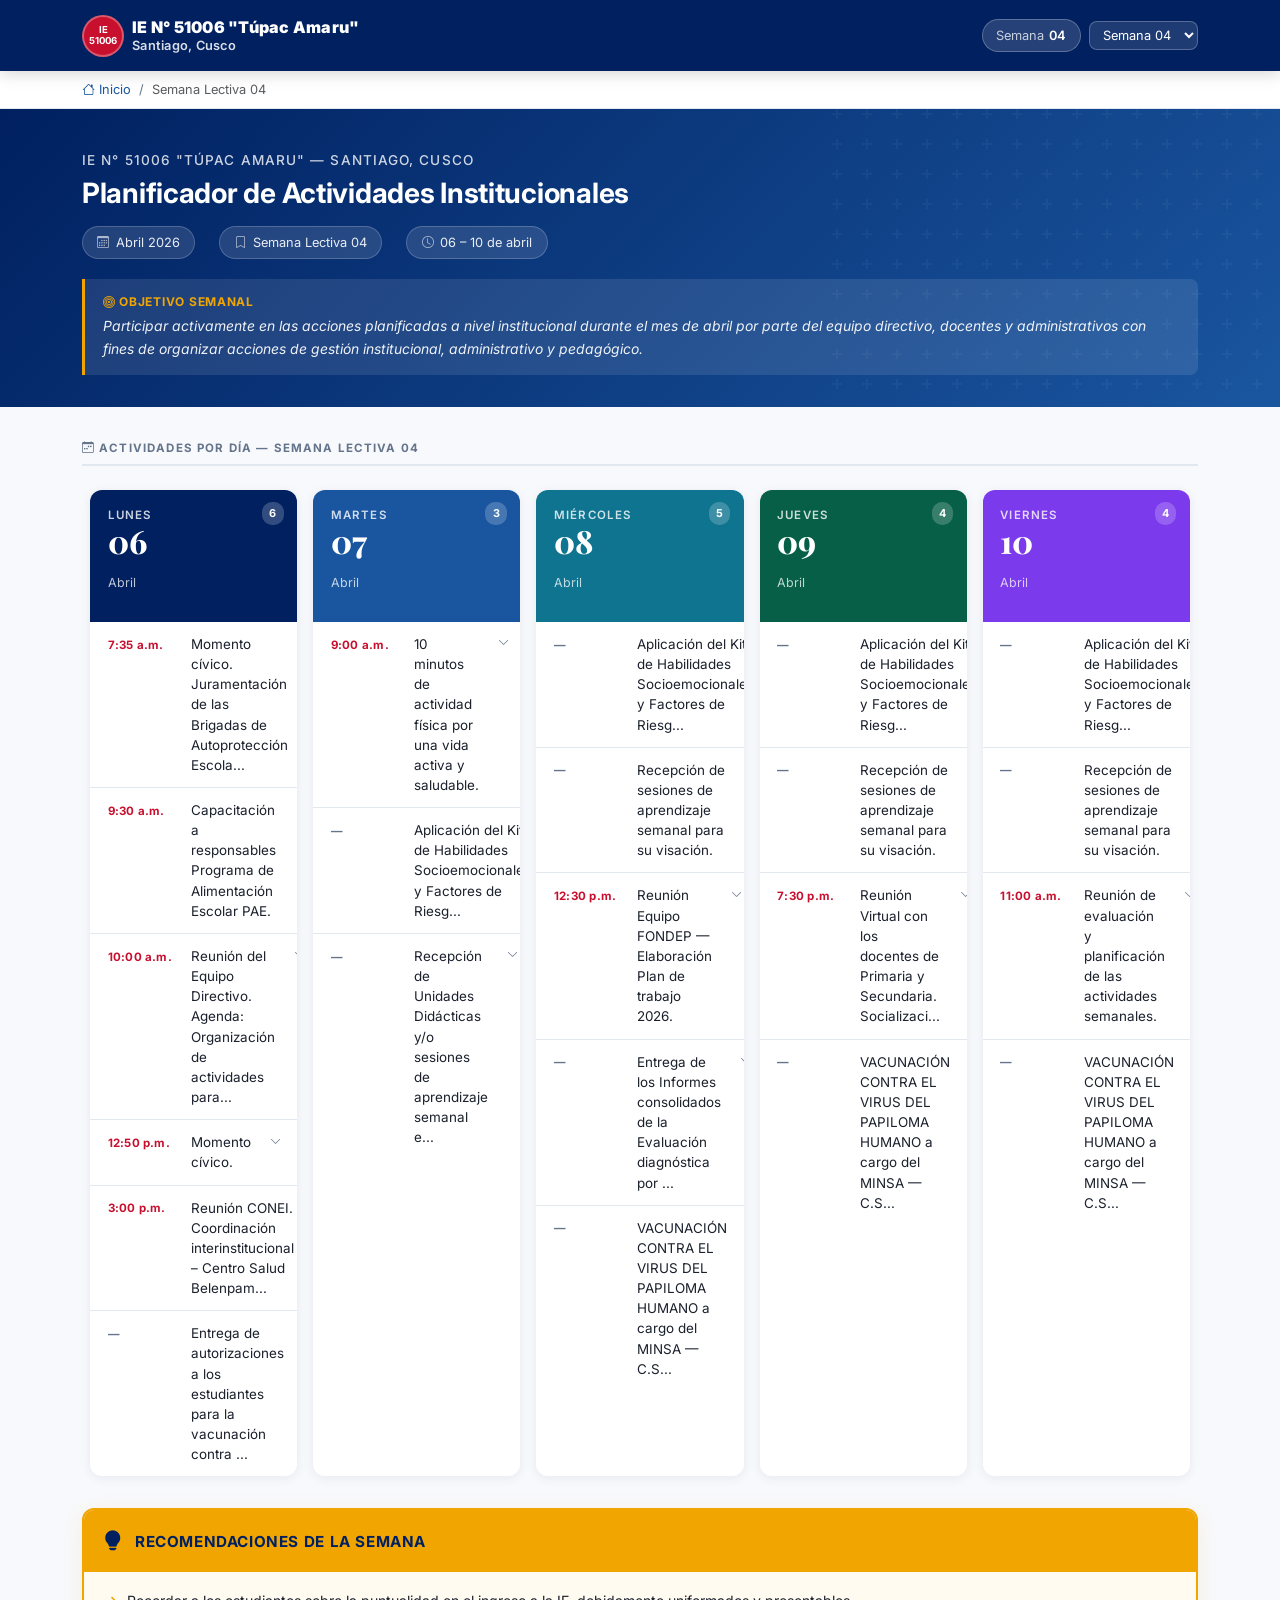
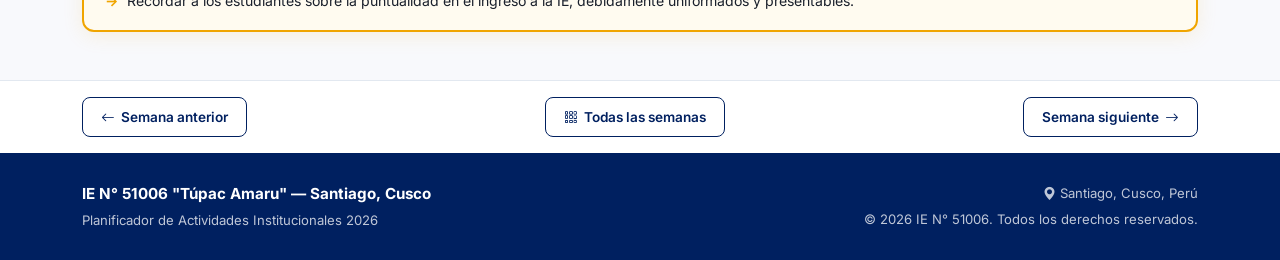
<file: semanas/semana04.html>
<!DOCTYPE html>
<html lang="es">
<head>
  <meta charset="UTF-8" />
  <meta name="viewport" content="width=device-width, initial-scale=1.0" />
  <meta name="description" content="Semana Lectiva 04 — Abril 2026 — IE N° 51006 Túpac Amaru" />
  <title>Semana 04 | Planificador Institucional 2026</title>

  <link rel="stylesheet" href="https://cdn.jsdelivr.net/npm/bootstrap@5.3.3/dist/css/bootstrap.min.css" />
  <link rel="stylesheet" href="https://cdn.jsdelivr.net/npm/bootstrap-icons@1.11.3/font/bootstrap-icons.min.css" />
  <link rel="stylesheet" href="../css/style.css" />
  <link rel="stylesheet" href="../css/responsive.css" />
</head>
<body>

  <!-- NAVBAR -->
  <nav class="navbar-institucional navbar" aria-label="Navegación principal">
    <div class="container">
      <a class="navbar-brand d-flex align-items-center gap-2" href="../index.html">
        <div class="logo-placeholder" aria-hidden="true">IE<br>51006</div>
        <div class="navbar-brand-text">
          <strong>IE N° 51006 "Túpac Amaru"</strong>
          Santiago, Cusco
        </div>
      </a>
      <div class="d-flex align-items-center gap-2">
        <span class="semana-badge">
          <span class="badge-label">Semana</span>04
        </span>
        <select class="semana-select" id="semanaSelector" aria-label="Seleccionar semana">
          <option value="semana01.html" >Semana 01</option><option value="semana02.html" >Semana 02</option><option value="semana03.html" >Semana 03</option><option value="semana04.html" selected>Semana 04</option><option value="semana05.html" >Semana 05</option><option value="semana06.html" >Semana 06</option><option value="semana07.html" >Semana 07</option><option value="semana08.html" >Semana 08</option><option value="semana09.html" >Semana 09</option><option value="semana10.html" >Semana 10</option><option value="semana11.html" >Semana 11</option><option value="semana12.html" >Semana 12</option>
        </select>
      </div>
    </div>
  </nav>

  <!-- BREADCRUMB -->
  <div class="breadcrumb-bar" aria-label="Ruta de navegación">
    <div class="container">
      <nav aria-label="breadcrumb">
        <ol class="breadcrumb">
          <li class="breadcrumb-item"><a href="../index.html"><i class="bi bi-house me-1"></i>Inicio</a></li>
          <li class="breadcrumb-item active" aria-current="page">Semana Lectiva 04</li>
        </ol>
      </nav>
    </div>
  </div>

  <!-- HEADER -->
  <header class="header-institucional">
    <div class="container">
      <p class="nombre-ie">IE N° 51006 "Túpac Amaru" — Santiago, Cusco</p>
      <h1>Planificador de Actividades Institucionales</h1>
      <div class="header-meta">
        <span class="meta-chip"><i class="bi bi-calendar3"></i> Abril 2026</span>
        <span class="meta-chip"><i class="bi bi-bookmark"></i> Semana Lectiva 04</span>
        <span class="meta-chip"><i class="bi bi-clock"></i> 06 – 10 de abril</span>
      </div>
      <div class="objetivo-banner" role="note">
        <strong><i class="bi bi-bullseye me-1"></i>Objetivo semanal</strong>
        Participar activamente en las acciones planificadas a nivel institucional durante el mes de abril por parte del equipo directivo, docentes y administrativos con fines de organizar acciones de gestión institucional, administrativo y pedagógico.
      </div>
    </div>
  </header>

  <!-- CONTENIDO PRINCIPAL -->
  <main id="contenido" class="main-content">
    <div class="container">
      <p class="section-label"><i class="bi bi-calendar-week me-1"></i>Actividades por día — Semana Lectiva 04</p>

      <!-- GRID DE DÍAS -->
      <div class="row grid-dias g-0 mb-4" role="list" aria-label="Días de la semana">
        
        <div class="col-dia" role="listitem">
          <article class="card-dia" aria-label="Actividades del LUNES 06">
            <div class="card-dia-header lunes">
              <span class="actividad-count">6</span>
              <p class="dia-nombre">LUNES</p>
              <p class="dia-numero" data-dia-fecha="06">06</p>
              <p class="dia-mes">Abril</p>
            </div>
            
          <div class="accordion card-dia-body" id="acc_s04_d0" role="list">
            
              <div class="actividad-item">
                <button class="actividad-btn" type="button"
                        data-bs-toggle="collapse"
                        data-bs-target="#acc_s04_d0_act0"
                        aria-expanded="false"
                        aria-controls="acc_s04_d0_act0">
                  <span class="actividad-hora">7:35 a.m.</span>
                  <span class="actividad-texto">Momento cívico. Juramentación de las Brigadas de Autoprotección Escola...</span>
                  <i class="bi bi-chevron-down btn-expand-icon" aria-hidden="true"></i>
                </button>
                <div id="acc_s04_d0_act0" class="actividad-collapse collapse" data-bs-parent="#acc_s04_d0">
                  <p class="mb-1">Momento cívico. Juramentación de las Brigadas de Autoprotección Escolar (BAPES).</p>
                  <div class="actividad-responsable"><i class="bi bi-person-fill"></i> Prof. HUILLCA GAMBOA, Luisa — 5to B</div>
                </div>
              </div>
              <div class="actividad-item">
                <div class="actividad-btn no-accordion">
                  <span class="actividad-hora">9:30 a.m.</span>
                  <span class="actividad-texto">Capacitación a responsables Programa de Alimentación Escolar PAE.</span>
                </div>
              </div>
              <div class="actividad-item">
                <button class="actividad-btn" type="button"
                        data-bs-toggle="collapse"
                        data-bs-target="#acc_s04_d0_act2"
                        aria-expanded="false"
                        aria-controls="acc_s04_d0_act2">
                  <span class="actividad-hora">10:00 a.m.</span>
                  <span class="actividad-texto">Reunión del Equipo Directivo. Agenda: Organización de actividades para...</span>
                  <i class="bi bi-chevron-down btn-expand-icon" aria-hidden="true"></i>
                </button>
                <div id="acc_s04_d0_act2" class="actividad-collapse collapse" data-bs-parent="#acc_s04_d0">
                  <p class="mb-1">Reunión del Equipo Directivo. Agenda: Organización de actividades para la semana.</p>
                  <div class="actividad-responsable"><i class="bi bi-person-fill"></i> Equipo Directivo</div>
                </div>
              </div>
              <div class="actividad-item">
                <button class="actividad-btn" type="button"
                        data-bs-toggle="collapse"
                        data-bs-target="#acc_s04_d0_act3"
                        aria-expanded="false"
                        aria-controls="acc_s04_d0_act3">
                  <span class="actividad-hora">12:50 p.m.</span>
                  <span class="actividad-texto">Momento cívico.</span>
                  <i class="bi bi-chevron-down btn-expand-icon" aria-hidden="true"></i>
                </button>
                <div id="acc_s04_d0_act3" class="actividad-collapse collapse" data-bs-parent="#acc_s04_d0">
                  <p class="mb-1">Momento cívico.</p>
                  <div class="actividad-responsable"><i class="bi bi-person-fill"></i> Prof. CALCIN MASCO, Edgar — 3° B</div>
                </div>
              </div>
              <div class="actividad-item">
                <button class="actividad-btn" type="button"
                        data-bs-toggle="collapse"
                        data-bs-target="#acc_s04_d0_act4"
                        aria-expanded="false"
                        aria-controls="acc_s04_d0_act4">
                  <span class="actividad-hora">3:00 p.m.</span>
                  <span class="actividad-texto">Reunión CONEI. Coordinación interinstitucional – Centro Salud Belenpam...</span>
                  <i class="bi bi-chevron-down btn-expand-icon" aria-hidden="true"></i>
                </button>
                <div id="acc_s04_d0_act4" class="actividad-collapse collapse" data-bs-parent="#acc_s04_d0">
                  <p class="mb-1">Reunión CONEI. Coordinación interinstitucional – Centro Salud Belenpampa. Notificación Ministerio Público.</p>
                  <div class="actividad-responsable"><i class="bi bi-person-fill"></i> CONEI</div>
                </div>
              </div>
              <div class="actividad-item">
                <button class="actividad-btn" type="button"
                        data-bs-toggle="collapse"
                        data-bs-target="#acc_s04_d0_act5"
                        aria-expanded="false"
                        aria-controls="acc_s04_d0_act5">
                  <span class="actividad-hora no-hora">—</span>
                  <span class="actividad-texto">Entrega de autorizaciones a los estudiantes para la vacunación contra ...</span>
                  <i class="bi bi-chevron-down btn-expand-icon" aria-hidden="true"></i>
                </button>
                <div id="acc_s04_d0_act5" class="actividad-collapse collapse" data-bs-parent="#acc_s04_d0">
                  <p class="mb-1">Entrega de autorizaciones a los estudiantes para la vacunación contra el Virus del Papiloma Humano VPH.</p>
                  
                </div>
              </div>
          </div>
          </article>
        </div>
        <div class="col-dia" role="listitem">
          <article class="card-dia" aria-label="Actividades del MARTES 07">
            <div class="card-dia-header martes">
              <span class="actividad-count">3</span>
              <p class="dia-nombre">MARTES</p>
              <p class="dia-numero" data-dia-fecha="07">07</p>
              <p class="dia-mes">Abril</p>
            </div>
            
          <div class="accordion card-dia-body" id="acc_s04_d1" role="list">
            
              <div class="actividad-item">
                <button class="actividad-btn" type="button"
                        data-bs-toggle="collapse"
                        data-bs-target="#acc_s04_d1_act0"
                        aria-expanded="false"
                        aria-controls="acc_s04_d1_act0">
                  <span class="actividad-hora">9:00 a.m.</span>
                  <span class="actividad-texto">10 minutos de actividad física por una vida activa y saludable.</span>
                  <i class="bi bi-chevron-down btn-expand-icon" aria-hidden="true"></i>
                </button>
                <div id="acc_s04_d1_act0" class="actividad-collapse collapse" data-bs-parent="#acc_s04_d1">
                  <p class="mb-1">10 minutos de actividad física por una vida activa y saludable.</p>
                  <div class="actividad-responsable"><i class="bi bi-person-fill"></i> Docentes de Educación Física</div>
                </div>
              </div>
              <div class="actividad-item">
                <button class="actividad-btn" type="button"
                        data-bs-toggle="collapse"
                        data-bs-target="#acc_s04_d1_act1"
                        aria-expanded="false"
                        aria-controls="acc_s04_d1_act1">
                  <span class="actividad-hora no-hora">—</span>
                  <span class="actividad-texto">Aplicación del Kit de Habilidades Socioemocionales y Factores de Riesg...</span>
                  <i class="bi bi-chevron-down btn-expand-icon" aria-hidden="true"></i>
                </button>
                <div id="acc_s04_d1_act1" class="actividad-collapse collapse" data-bs-parent="#acc_s04_d1">
                  <p class="mb-1">Aplicación del Kit de Habilidades Socioemocionales y Factores de Riesgo — Nivel Primaria y Secundaria.</p>
                  
                </div>
              </div>
              <div class="actividad-item">
                <button class="actividad-btn" type="button"
                        data-bs-toggle="collapse"
                        data-bs-target="#acc_s04_d1_act2"
                        aria-expanded="false"
                        aria-controls="acc_s04_d1_act2">
                  <span class="actividad-hora no-hora">—</span>
                  <span class="actividad-texto">Recepción de Unidades Didácticas y/o sesiones de aprendizaje semanal e...</span>
                  <i class="bi bi-chevron-down btn-expand-icon" aria-hidden="true"></i>
                </button>
                <div id="acc_s04_d1_act2" class="actividad-collapse collapse" data-bs-parent="#acc_s04_d1">
                  <p class="mb-1">Recepción de Unidades Didácticas y/o sesiones de aprendizaje semanal en formato físico para su visación.</p>
                  
                </div>
              </div>
          </div>
          </article>
        </div>
        <div class="col-dia" role="listitem">
          <article class="card-dia" aria-label="Actividades del MIÉRCOLES 08">
            <div class="card-dia-header miercoles">
              <span class="actividad-count">5</span>
              <p class="dia-nombre">MIÉRCOLES</p>
              <p class="dia-numero" data-dia-fecha="08">08</p>
              <p class="dia-mes">Abril</p>
            </div>
            
          <div class="accordion card-dia-body" id="acc_s04_d2" role="list">
            
              <div class="actividad-item">
                <button class="actividad-btn" type="button"
                        data-bs-toggle="collapse"
                        data-bs-target="#acc_s04_d2_act0"
                        aria-expanded="false"
                        aria-controls="acc_s04_d2_act0">
                  <span class="actividad-hora no-hora">—</span>
                  <span class="actividad-texto">Aplicación del Kit de Habilidades Socioemocionales y Factores de Riesg...</span>
                  <i class="bi bi-chevron-down btn-expand-icon" aria-hidden="true"></i>
                </button>
                <div id="acc_s04_d2_act0" class="actividad-collapse collapse" data-bs-parent="#acc_s04_d2">
                  <p class="mb-1">Aplicación del Kit de Habilidades Socioemocionales y Factores de Riesgo — Nivel Primaria y Secundaria.</p>
                  
                </div>
              </div>
              <div class="actividad-item">
                <div class="actividad-btn no-accordion">
                  <span class="actividad-hora no-hora">—</span>
                  <span class="actividad-texto">Recepción de sesiones de aprendizaje semanal para su visación.</span>
                </div>
              </div>
              <div class="actividad-item">
                <button class="actividad-btn" type="button"
                        data-bs-toggle="collapse"
                        data-bs-target="#acc_s04_d2_act2"
                        aria-expanded="false"
                        aria-controls="acc_s04_d2_act2">
                  <span class="actividad-hora">12:30 p.m.</span>
                  <span class="actividad-texto">Reunión Equipo FONDEP — Elaboración Plan de trabajo 2026.</span>
                  <i class="bi bi-chevron-down btn-expand-icon" aria-hidden="true"></i>
                </button>
                <div id="acc_s04_d2_act2" class="actividad-collapse collapse" data-bs-parent="#acc_s04_d2">
                  <p class="mb-1">Reunión Equipo FONDEP — Elaboración Plan de trabajo 2026.</p>
                  <div class="actividad-responsable"><i class="bi bi-person-fill"></i> Equipo FONDEP</div>
                </div>
              </div>
              <div class="actividad-item">
                <button class="actividad-btn" type="button"
                        data-bs-toggle="collapse"
                        data-bs-target="#acc_s04_d2_act3"
                        aria-expanded="false"
                        aria-controls="acc_s04_d2_act3">
                  <span class="actividad-hora no-hora">—</span>
                  <span class="actividad-texto">Entrega de los Informes consolidados de la Evaluación diagnóstica por ...</span>
                  <i class="bi bi-chevron-down btn-expand-icon" aria-hidden="true"></i>
                </button>
                <div id="acc_s04_d2_act3" class="actividad-collapse collapse" data-bs-parent="#acc_s04_d2">
                  <p class="mb-1">Entrega de los Informes consolidados de la Evaluación diagnóstica por grados al directivo responsable (Primaria y Secundaria).</p>
                  
                </div>
              </div>
              <div class="actividad-item">
                <button class="actividad-btn" type="button"
                        data-bs-toggle="collapse"
                        data-bs-target="#acc_s04_d2_act4"
                        aria-expanded="false"
                        aria-controls="acc_s04_d2_act4">
                  <span class="actividad-hora no-hora">—</span>
                  <span class="actividad-texto">VACUNACIÓN CONTRA EL VIRUS DEL PAPILOMA HUMANO a cargo del MINSA — C.S...</span>
                  <i class="bi bi-chevron-down btn-expand-icon" aria-hidden="true"></i>
                </button>
                <div id="acc_s04_d2_act4" class="actividad-collapse collapse" data-bs-parent="#acc_s04_d2">
                  <p class="mb-1">VACUNACIÓN CONTRA EL VIRUS DEL PAPILOMA HUMANO a cargo del MINSA — C.S. Belenpampa, dirigido a estudiantes de 4° a 6° primaria y secundaria.</p>
                  <div class="actividad-responsable"><i class="bi bi-person-fill"></i> MINSA / C.S. Belenpampa</div>
                </div>
              </div>
          </div>
          </article>
        </div>
        <div class="col-dia" role="listitem">
          <article class="card-dia" aria-label="Actividades del JUEVES 09">
            <div class="card-dia-header jueves">
              <span class="actividad-count">4</span>
              <p class="dia-nombre">JUEVES</p>
              <p class="dia-numero" data-dia-fecha="09">09</p>
              <p class="dia-mes">Abril</p>
            </div>
            
          <div class="accordion card-dia-body" id="acc_s04_d3" role="list">
            
              <div class="actividad-item">
                <button class="actividad-btn" type="button"
                        data-bs-toggle="collapse"
                        data-bs-target="#acc_s04_d3_act0"
                        aria-expanded="false"
                        aria-controls="acc_s04_d3_act0">
                  <span class="actividad-hora no-hora">—</span>
                  <span class="actividad-texto">Aplicación del Kit de Habilidades Socioemocionales y Factores de Riesg...</span>
                  <i class="bi bi-chevron-down btn-expand-icon" aria-hidden="true"></i>
                </button>
                <div id="acc_s04_d3_act0" class="actividad-collapse collapse" data-bs-parent="#acc_s04_d3">
                  <p class="mb-1">Aplicación del Kit de Habilidades Socioemocionales y Factores de Riesgo — Nivel Primaria y Secundaria.</p>
                  
                </div>
              </div>
              <div class="actividad-item">
                <div class="actividad-btn no-accordion">
                  <span class="actividad-hora no-hora">—</span>
                  <span class="actividad-texto">Recepción de sesiones de aprendizaje semanal para su visación.</span>
                </div>
              </div>
              <div class="actividad-item">
                <button class="actividad-btn" type="button"
                        data-bs-toggle="collapse"
                        data-bs-target="#acc_s04_d3_act2"
                        aria-expanded="false"
                        aria-controls="acc_s04_d3_act2">
                  <span class="actividad-hora">7:30 p.m.</span>
                  <span class="actividad-texto">Reunión Virtual con los docentes de Primaria y Secundaria. Socializaci...</span>
                  <i class="bi bi-chevron-down btn-expand-icon" aria-hidden="true"></i>
                </button>
                <div id="acc_s04_d3_act2" class="actividad-collapse collapse" data-bs-parent="#acc_s04_d3">
                  <p class="mb-1">Reunión Virtual con los docentes de Primaria y Secundaria. Socialización: Plan de monitoreo y acompañamiento a la práctica pedagógica y tutoría.</p>
                  <div class="actividad-responsable"><i class="bi bi-person-fill"></i> Equipo Directivo</div>
                </div>
              </div>
              <div class="actividad-item">
                <button class="actividad-btn" type="button"
                        data-bs-toggle="collapse"
                        data-bs-target="#acc_s04_d3_act3"
                        aria-expanded="false"
                        aria-controls="acc_s04_d3_act3">
                  <span class="actividad-hora no-hora">—</span>
                  <span class="actividad-texto">VACUNACIÓN CONTRA EL VIRUS DEL PAPILOMA HUMANO a cargo del MINSA — C.S...</span>
                  <i class="bi bi-chevron-down btn-expand-icon" aria-hidden="true"></i>
                </button>
                <div id="acc_s04_d3_act3" class="actividad-collapse collapse" data-bs-parent="#acc_s04_d3">
                  <p class="mb-1">VACUNACIÓN CONTRA EL VIRUS DEL PAPILOMA HUMANO a cargo del MINSA — C.S. Belenpampa, dirigido a estudiantes de 4° a 6° primaria y secundaria.</p>
                  <div class="actividad-responsable"><i class="bi bi-person-fill"></i> MINSA / C.S. Belenpampa</div>
                </div>
              </div>
          </div>
          </article>
        </div>
        <div class="col-dia" role="listitem">
          <article class="card-dia" aria-label="Actividades del VIERNES 10">
            <div class="card-dia-header viernes">
              <span class="actividad-count">4</span>
              <p class="dia-nombre">VIERNES</p>
              <p class="dia-numero" data-dia-fecha="10">10</p>
              <p class="dia-mes">Abril</p>
            </div>
            
          <div class="accordion card-dia-body" id="acc_s04_d4" role="list">
            
              <div class="actividad-item">
                <button class="actividad-btn" type="button"
                        data-bs-toggle="collapse"
                        data-bs-target="#acc_s04_d4_act0"
                        aria-expanded="false"
                        aria-controls="acc_s04_d4_act0">
                  <span class="actividad-hora no-hora">—</span>
                  <span class="actividad-texto">Aplicación del Kit de Habilidades Socioemocionales y Factores de Riesg...</span>
                  <i class="bi bi-chevron-down btn-expand-icon" aria-hidden="true"></i>
                </button>
                <div id="acc_s04_d4_act0" class="actividad-collapse collapse" data-bs-parent="#acc_s04_d4">
                  <p class="mb-1">Aplicación del Kit de Habilidades Socioemocionales y Factores de Riesgo — Nivel Primaria y Secundaria.</p>
                  
                </div>
              </div>
              <div class="actividad-item">
                <div class="actividad-btn no-accordion">
                  <span class="actividad-hora no-hora">—</span>
                  <span class="actividad-texto">Recepción de sesiones de aprendizaje semanal para su visación.</span>
                </div>
              </div>
              <div class="actividad-item">
                <button class="actividad-btn" type="button"
                        data-bs-toggle="collapse"
                        data-bs-target="#acc_s04_d4_act2"
                        aria-expanded="false"
                        aria-controls="acc_s04_d4_act2">
                  <span class="actividad-hora">11:00 a.m.</span>
                  <span class="actividad-texto">Reunión de evaluación y planificación de las actividades semanales.</span>
                  <i class="bi bi-chevron-down btn-expand-icon" aria-hidden="true"></i>
                </button>
                <div id="acc_s04_d4_act2" class="actividad-collapse collapse" data-bs-parent="#acc_s04_d4">
                  <p class="mb-1">Reunión de evaluación y planificación de las actividades semanales.</p>
                  <div class="actividad-responsable"><i class="bi bi-person-fill"></i> Equipo Directivo</div>
                </div>
              </div>
              <div class="actividad-item">
                <button class="actividad-btn" type="button"
                        data-bs-toggle="collapse"
                        data-bs-target="#acc_s04_d4_act3"
                        aria-expanded="false"
                        aria-controls="acc_s04_d4_act3">
                  <span class="actividad-hora no-hora">—</span>
                  <span class="actividad-texto">VACUNACIÓN CONTRA EL VIRUS DEL PAPILOMA HUMANO a cargo del MINSA — C.S...</span>
                  <i class="bi bi-chevron-down btn-expand-icon" aria-hidden="true"></i>
                </button>
                <div id="acc_s04_d4_act3" class="actividad-collapse collapse" data-bs-parent="#acc_s04_d4">
                  <p class="mb-1">VACUNACIÓN CONTRA EL VIRUS DEL PAPILOMA HUMANO a cargo del MINSA — C.S. Belenpampa, dirigido a estudiantes de 4° a 6° primaria y secundaria.</p>
                  <div class="actividad-responsable"><i class="bi bi-person-fill"></i> MINSA / C.S. Belenpampa</div>
                </div>
              </div>
          </div>
          </article>
        </div>
      </div>

      <!-- RECOMENDACIONES -->
      
      <section class="card-recomendaciones" aria-labelledby="rec-title">
        <div class="rec-header">
          <i class="bi bi-lightbulb-fill fs-5" aria-hidden="true"></i>
          <span id="rec-title">Recomendaciones de la semana</span>
        </div>
        <div class="rec-body">
          <ul class="rec-items">
            <li>Recordar a los estudiantes sobre la puntualidad en el ingreso a la IE, debidamente uniformados y presentables.</li>
          </ul>
        </div>
      </section>
    </div>
  </main>

  <!-- NAVEGACIÓN ENTRE SEMANAS -->
  <nav class="nav-semanas" aria-label="Navegación entre semanas">
    <div class="container d-flex justify-content-between align-items-center flex-wrap gap-2">
      <a href="semana03.html" class="btn-nav-semana " aria-label="Semana anterior">
        <i class="bi bi-arrow-left"></i> Semana anterior
      </a>
      <a href="../index.html" class="btn-nav-semana">
        <i class="bi bi-grid-3x3-gap"></i> Todas las semanas
      </a>
      <a href="semana05.html" class="btn-nav-semana " aria-label="Semana siguiente">
        Semana siguiente <i class="bi bi-arrow-right"></i>
      </a>
    </div>
  </nav>

  <!-- FOOTER -->
  <footer class="footer-institucional" role="contentinfo">
    <div class="container">
      <div class="row align-items-center">
        <div class="col-md-6 mb-2 mb-md-0">
          <p class="footer-nombre mb-0">IE N° 51006 "Túpac Amaru" — Santiago, Cusco</p>
          <p class="mb-0 mt-1">Planificador de Actividades Institucionales 2026</p>
        </div>
        <div class="col-md-6 text-md-end">
          <p class="mb-0"><i class="bi bi-geo-alt-fill me-1"></i>Santiago, Cusco, Perú</p>
          <p class="mb-0 mt-1">&copy; <span class="footer-year"></span> IE N° 51006. Todos los derechos reservados.</p>
        </div>
      </div>
    </div>
  </footer>

  <script src="https://cdn.jsdelivr.net/npm/bootstrap@5.3.3/dist/js/bootstrap.bundle.min.js"></script>
  <script src="../js/app.js"></script>
</body>
</html>
</file>
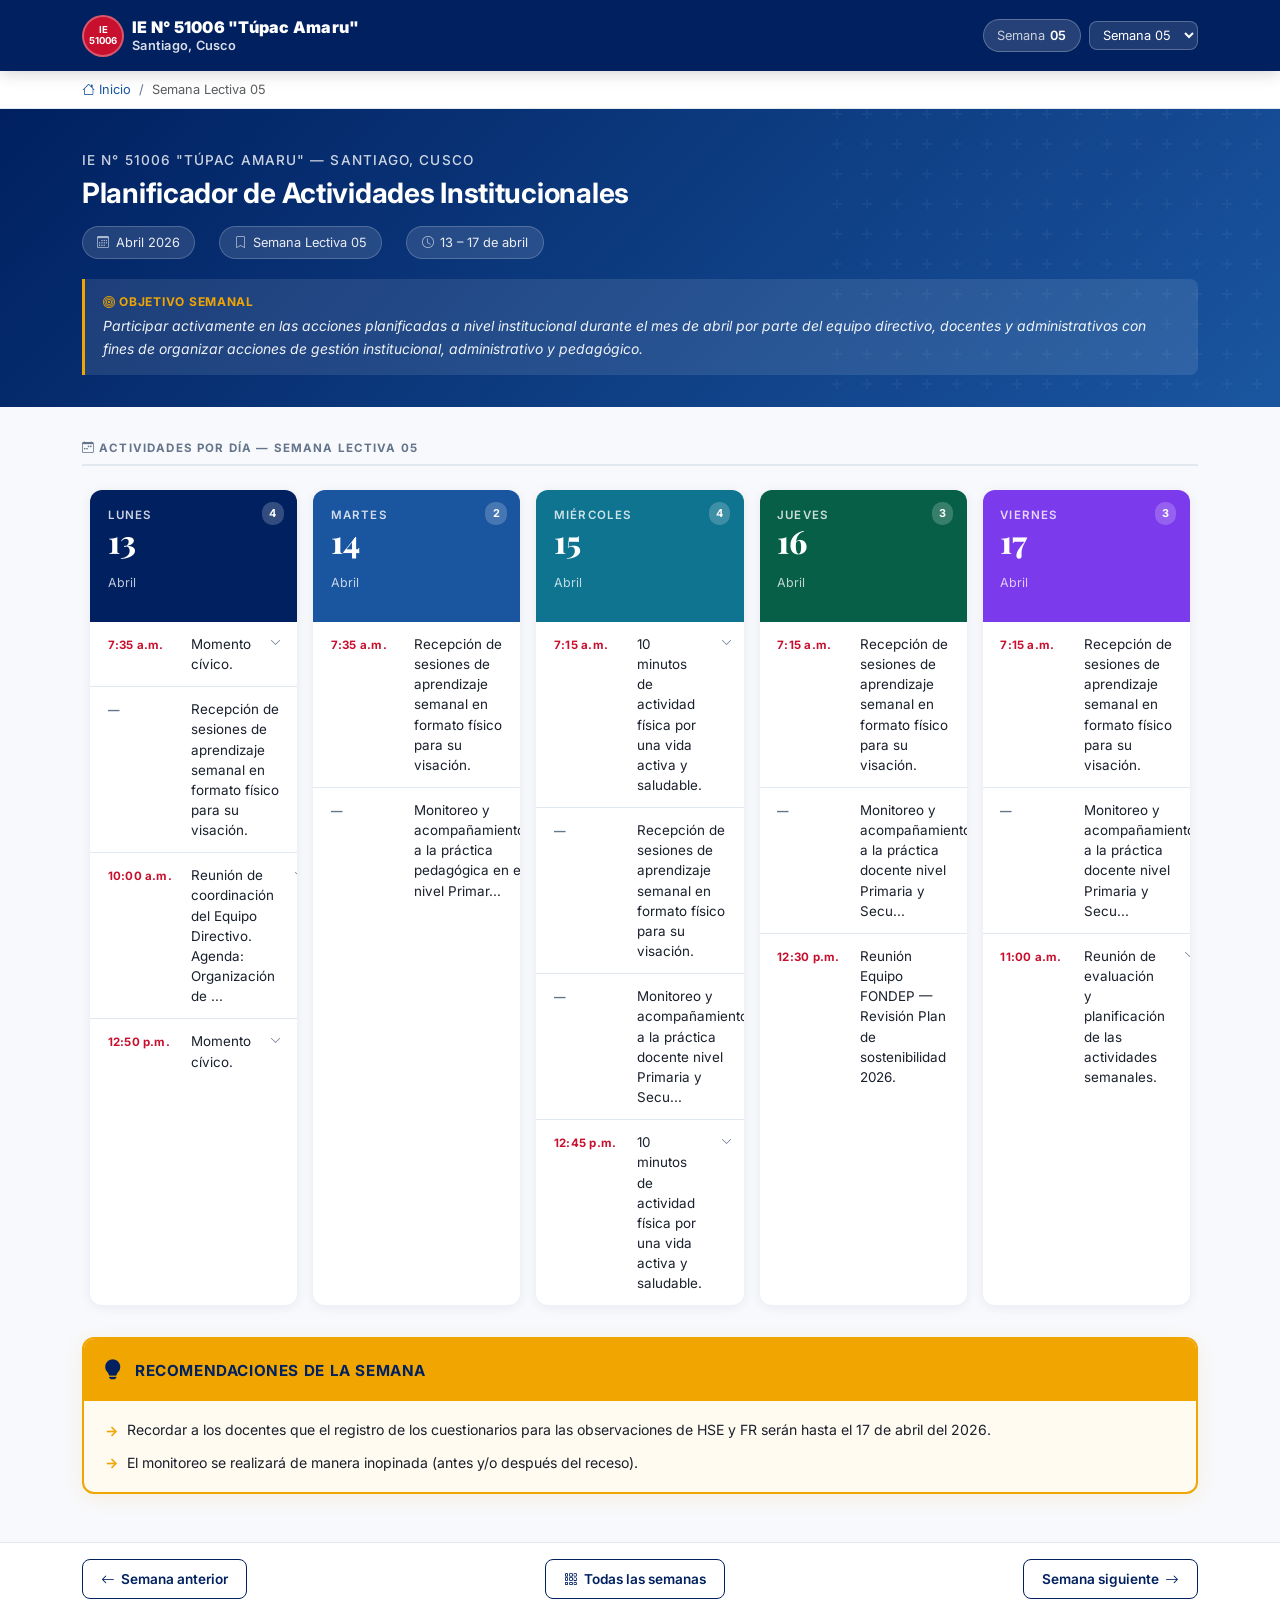
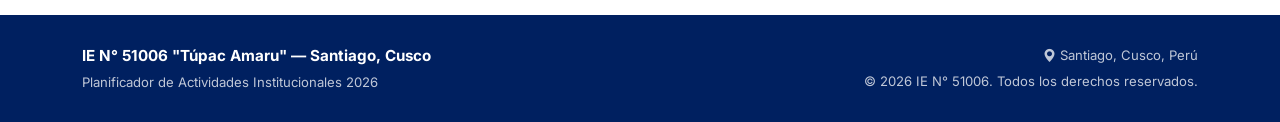
<file: semanas/semana05.html>
<!DOCTYPE html>
<html lang="es">
<head>
  <meta charset="UTF-8" />
  <meta name="viewport" content="width=device-width, initial-scale=1.0" />
  <meta name="description" content="Semana Lectiva 05 — Abril 2026 — IE N° 51006 Túpac Amaru" />
  <title>Semana 05 | Planificador Institucional 2026</title>

  <link rel="stylesheet" href="https://cdn.jsdelivr.net/npm/bootstrap@5.3.3/dist/css/bootstrap.min.css" />
  <link rel="stylesheet" href="https://cdn.jsdelivr.net/npm/bootstrap-icons@1.11.3/font/bootstrap-icons.min.css" />
  <link rel="stylesheet" href="../css/style.css" />
  <link rel="stylesheet" href="../css/responsive.css" />
</head>
<body>

  <!-- NAVBAR -->
  <nav class="navbar-institucional navbar" aria-label="Navegación principal">
    <div class="container">
      <a class="navbar-brand d-flex align-items-center gap-2" href="../index.html">
        <div class="logo-placeholder" aria-hidden="true">IE<br>51006</div>
        <div class="navbar-brand-text">
          <strong>IE N° 51006 "Túpac Amaru"</strong>
          Santiago, Cusco
        </div>
      </a>
      <div class="d-flex align-items-center gap-2">
        <span class="semana-badge">
          <span class="badge-label">Semana</span>05
        </span>
        <select class="semana-select" id="semanaSelector" aria-label="Seleccionar semana">
          <option value="semana01.html" >Semana 01</option><option value="semana02.html" >Semana 02</option><option value="semana03.html" >Semana 03</option><option value="semana04.html" >Semana 04</option><option value="semana05.html" selected>Semana 05</option><option value="semana06.html" >Semana 06</option><option value="semana07.html" >Semana 07</option><option value="semana08.html" >Semana 08</option><option value="semana09.html" >Semana 09</option><option value="semana10.html" >Semana 10</option><option value="semana11.html" >Semana 11</option><option value="semana12.html" >Semana 12</option>
        </select>
      </div>
    </div>
  </nav>

  <!-- BREADCRUMB -->
  <div class="breadcrumb-bar" aria-label="Ruta de navegación">
    <div class="container">
      <nav aria-label="breadcrumb">
        <ol class="breadcrumb">
          <li class="breadcrumb-item"><a href="../index.html"><i class="bi bi-house me-1"></i>Inicio</a></li>
          <li class="breadcrumb-item active" aria-current="page">Semana Lectiva 05</li>
        </ol>
      </nav>
    </div>
  </div>

  <!-- HEADER -->
  <header class="header-institucional">
    <div class="container">
      <p class="nombre-ie">IE N° 51006 "Túpac Amaru" — Santiago, Cusco</p>
      <h1>Planificador de Actividades Institucionales</h1>
      <div class="header-meta">
        <span class="meta-chip"><i class="bi bi-calendar3"></i> Abril 2026</span>
        <span class="meta-chip"><i class="bi bi-bookmark"></i> Semana Lectiva 05</span>
        <span class="meta-chip"><i class="bi bi-clock"></i> 13 – 17 de abril</span>
      </div>
      <div class="objetivo-banner" role="note">
        <strong><i class="bi bi-bullseye me-1"></i>Objetivo semanal</strong>
        Participar activamente en las acciones planificadas a nivel institucional durante el mes de abril por parte del equipo directivo, docentes y administrativos con fines de organizar acciones de gestión institucional, administrativo y pedagógico.
      </div>
    </div>
  </header>

  <!-- CONTENIDO PRINCIPAL -->
  <main id="contenido" class="main-content">
    <div class="container">
      <p class="section-label"><i class="bi bi-calendar-week me-1"></i>Actividades por día — Semana Lectiva 05</p>

      <!-- GRID DE DÍAS -->
      <div class="row grid-dias g-0 mb-4" role="list" aria-label="Días de la semana">
        
        <div class="col-dia" role="listitem">
          <article class="card-dia" aria-label="Actividades del LUNES 13">
            <div class="card-dia-header lunes">
              <span class="actividad-count">4</span>
              <p class="dia-nombre">LUNES</p>
              <p class="dia-numero" data-dia-fecha="13">13</p>
              <p class="dia-mes">Abril</p>
            </div>
            
          <div class="accordion card-dia-body" id="acc_s05_d0" role="list">
            
              <div class="actividad-item">
                <button class="actividad-btn" type="button"
                        data-bs-toggle="collapse"
                        data-bs-target="#acc_s05_d0_act0"
                        aria-expanded="false"
                        aria-controls="acc_s05_d0_act0">
                  <span class="actividad-hora">7:35 a.m.</span>
                  <span class="actividad-texto">Momento cívico.</span>
                  <i class="bi bi-chevron-down btn-expand-icon" aria-hidden="true"></i>
                </button>
                <div id="acc_s05_d0_act0" class="actividad-collapse collapse" data-bs-parent="#acc_s05_d0">
                  <p class="mb-1">Momento cívico.</p>
                  <div class="actividad-responsable"><i class="bi bi-person-fill"></i> Prof. CARPIO ROMERO, Norma — 5to C, Secundaria</div>
                </div>
              </div>
              <div class="actividad-item">
                <div class="actividad-btn no-accordion">
                  <span class="actividad-hora no-hora">—</span>
                  <span class="actividad-texto">Recepción de sesiones de aprendizaje semanal en formato físico para su visación.</span>
                </div>
              </div>
              <div class="actividad-item">
                <button class="actividad-btn" type="button"
                        data-bs-toggle="collapse"
                        data-bs-target="#acc_s05_d0_act2"
                        aria-expanded="false"
                        aria-controls="acc_s05_d0_act2">
                  <span class="actividad-hora">10:00 a.m.</span>
                  <span class="actividad-texto">Reunión de coordinación del Equipo Directivo. Agenda: Organización de ...</span>
                  <i class="bi bi-chevron-down btn-expand-icon" aria-hidden="true"></i>
                </button>
                <div id="acc_s05_d0_act2" class="actividad-collapse collapse" data-bs-parent="#acc_s05_d0">
                  <p class="mb-1">Reunión de coordinación del Equipo Directivo. Agenda: Organización de actividades para la semana.</p>
                  <div class="actividad-responsable"><i class="bi bi-person-fill"></i> Equipo Directivo</div>
                </div>
              </div>
              <div class="actividad-item">
                <button class="actividad-btn" type="button"
                        data-bs-toggle="collapse"
                        data-bs-target="#acc_s05_d0_act3"
                        aria-expanded="false"
                        aria-controls="acc_s05_d0_act3">
                  <span class="actividad-hora">12:50 p.m.</span>
                  <span class="actividad-texto">Momento cívico.</span>
                  <i class="bi bi-chevron-down btn-expand-icon" aria-hidden="true"></i>
                </button>
                <div id="acc_s05_d0_act3" class="actividad-collapse collapse" data-bs-parent="#acc_s05_d0">
                  <p class="mb-1">Momento cívico.</p>
                  <div class="actividad-responsable"><i class="bi bi-person-fill"></i> Prof. CCOISO SUCSO, Sergio — 2do A, Secundaria</div>
                </div>
              </div>
          </div>
          </article>
        </div>
        <div class="col-dia" role="listitem">
          <article class="card-dia" aria-label="Actividades del MARTES 14">
            <div class="card-dia-header martes">
              <span class="actividad-count">2</span>
              <p class="dia-nombre">MARTES</p>
              <p class="dia-numero" data-dia-fecha="14">14</p>
              <p class="dia-mes">Abril</p>
            </div>
            
          <div class="accordion card-dia-body" id="acc_s05_d1" role="list">
            
              <div class="actividad-item">
                <div class="actividad-btn no-accordion">
                  <span class="actividad-hora">7:35 a.m.</span>
                  <span class="actividad-texto">Recepción de sesiones de aprendizaje semanal en formato físico para su visación.</span>
                </div>
              </div>
              <div class="actividad-item">
                <button class="actividad-btn" type="button"
                        data-bs-toggle="collapse"
                        data-bs-target="#acc_s05_d1_act1"
                        aria-expanded="false"
                        aria-controls="acc_s05_d1_act1">
                  <span class="actividad-hora no-hora">—</span>
                  <span class="actividad-texto">Monitoreo y acompañamiento a la práctica pedagógica en el nivel Primar...</span>
                  <i class="bi bi-chevron-down btn-expand-icon" aria-hidden="true"></i>
                </button>
                <div id="acc_s05_d1_act1" class="actividad-collapse collapse" data-bs-parent="#acc_s05_d1">
                  <p class="mb-1">Monitoreo y acompañamiento a la práctica pedagógica en el nivel Primaria y Secundaria — modalidad inopinada.</p>
                  
                </div>
              </div>
          </div>
          </article>
        </div>
        <div class="col-dia" role="listitem">
          <article class="card-dia" aria-label="Actividades del MIÉRCOLES 15">
            <div class="card-dia-header miercoles">
              <span class="actividad-count">4</span>
              <p class="dia-nombre">MIÉRCOLES</p>
              <p class="dia-numero" data-dia-fecha="15">15</p>
              <p class="dia-mes">Abril</p>
            </div>
            
          <div class="accordion card-dia-body" id="acc_s05_d2" role="list">
            
              <div class="actividad-item">
                <button class="actividad-btn" type="button"
                        data-bs-toggle="collapse"
                        data-bs-target="#acc_s05_d2_act0"
                        aria-expanded="false"
                        aria-controls="acc_s05_d2_act0">
                  <span class="actividad-hora">7:15 a.m.</span>
                  <span class="actividad-texto">10 minutos de actividad física por una vida activa y saludable.</span>
                  <i class="bi bi-chevron-down btn-expand-icon" aria-hidden="true"></i>
                </button>
                <div id="acc_s05_d2_act0" class="actividad-collapse collapse" data-bs-parent="#acc_s05_d2">
                  <p class="mb-1">10 minutos de actividad física por una vida activa y saludable.</p>
                  <div class="actividad-responsable"><i class="bi bi-person-fill"></i> Equipo directivo y administrativos</div>
                </div>
              </div>
              <div class="actividad-item">
                <div class="actividad-btn no-accordion">
                  <span class="actividad-hora no-hora">—</span>
                  <span class="actividad-texto">Recepción de sesiones de aprendizaje semanal en formato físico para su visación.</span>
                </div>
              </div>
              <div class="actividad-item">
                <button class="actividad-btn" type="button"
                        data-bs-toggle="collapse"
                        data-bs-target="#acc_s05_d2_act2"
                        aria-expanded="false"
                        aria-controls="acc_s05_d2_act2">
                  <span class="actividad-hora no-hora">—</span>
                  <span class="actividad-texto">Monitoreo y acompañamiento a la práctica docente nivel Primaria y Secu...</span>
                  <i class="bi bi-chevron-down btn-expand-icon" aria-hidden="true"></i>
                </button>
                <div id="acc_s05_d2_act2" class="actividad-collapse collapse" data-bs-parent="#acc_s05_d2">
                  <p class="mb-1">Monitoreo y acompañamiento a la práctica docente nivel Primaria y Secundaria — modalidad inopinada.</p>
                  
                </div>
              </div>
              <div class="actividad-item">
                <button class="actividad-btn" type="button"
                        data-bs-toggle="collapse"
                        data-bs-target="#acc_s05_d2_act3"
                        aria-expanded="false"
                        aria-controls="acc_s05_d2_act3">
                  <span class="actividad-hora">12:45 p.m.</span>
                  <span class="actividad-texto">10 minutos de actividad física por una vida activa y saludable.</span>
                  <i class="bi bi-chevron-down btn-expand-icon" aria-hidden="true"></i>
                </button>
                <div id="acc_s05_d2_act3" class="actividad-collapse collapse" data-bs-parent="#acc_s05_d2">
                  <p class="mb-1">10 minutos de actividad física por una vida activa y saludable.</p>
                  <div class="actividad-responsable"><i class="bi bi-person-fill"></i> Equipo directivo y administrativos</div>
                </div>
              </div>
          </div>
          </article>
        </div>
        <div class="col-dia" role="listitem">
          <article class="card-dia" aria-label="Actividades del JUEVES 16">
            <div class="card-dia-header jueves">
              <span class="actividad-count">3</span>
              <p class="dia-nombre">JUEVES</p>
              <p class="dia-numero" data-dia-fecha="16">16</p>
              <p class="dia-mes">Abril</p>
            </div>
            
          <div class="accordion card-dia-body" id="acc_s05_d3" role="list">
            
              <div class="actividad-item">
                <div class="actividad-btn no-accordion">
                  <span class="actividad-hora">7:15 a.m.</span>
                  <span class="actividad-texto">Recepción de sesiones de aprendizaje semanal en formato físico para su visación.</span>
                </div>
              </div>
              <div class="actividad-item">
                <button class="actividad-btn" type="button"
                        data-bs-toggle="collapse"
                        data-bs-target="#acc_s05_d3_act1"
                        aria-expanded="false"
                        aria-controls="acc_s05_d3_act1">
                  <span class="actividad-hora no-hora">—</span>
                  <span class="actividad-texto">Monitoreo y acompañamiento a la práctica docente nivel Primaria y Secu...</span>
                  <i class="bi bi-chevron-down btn-expand-icon" aria-hidden="true"></i>
                </button>
                <div id="acc_s05_d3_act1" class="actividad-collapse collapse" data-bs-parent="#acc_s05_d3">
                  <p class="mb-1">Monitoreo y acompañamiento a la práctica docente nivel Primaria y Secundaria — modalidad inopinada.</p>
                  
                </div>
              </div>
              <div class="actividad-item">
                <button class="actividad-btn" type="button"
                        data-bs-toggle="collapse"
                        data-bs-target="#acc_s05_d3_act2"
                        aria-expanded="false"
                        aria-controls="acc_s05_d3_act2">
                  <span class="actividad-hora">12:30 p.m.</span>
                  <span class="actividad-texto">Reunión Equipo FONDEP — Revisión Plan de sostenibilidad 2026.</span>
                  <i class="bi bi-chevron-down btn-expand-icon" aria-hidden="true"></i>
                </button>
                <div id="acc_s05_d3_act2" class="actividad-collapse collapse" data-bs-parent="#acc_s05_d3">
                  <p class="mb-1">Reunión Equipo FONDEP — Revisión Plan de sostenibilidad 2026.</p>
                  <div class="actividad-responsable"><i class="bi bi-person-fill"></i> Equipo FONDEP</div>
                </div>
              </div>
          </div>
          </article>
        </div>
        <div class="col-dia" role="listitem">
          <article class="card-dia" aria-label="Actividades del VIERNES 17">
            <div class="card-dia-header viernes">
              <span class="actividad-count">3</span>
              <p class="dia-nombre">VIERNES</p>
              <p class="dia-numero" data-dia-fecha="17">17</p>
              <p class="dia-mes">Abril</p>
            </div>
            
          <div class="accordion card-dia-body" id="acc_s05_d4" role="list">
            
              <div class="actividad-item">
                <div class="actividad-btn no-accordion">
                  <span class="actividad-hora">7:15 a.m.</span>
                  <span class="actividad-texto">Recepción de sesiones de aprendizaje semanal en formato físico para su visación.</span>
                </div>
              </div>
              <div class="actividad-item">
                <button class="actividad-btn" type="button"
                        data-bs-toggle="collapse"
                        data-bs-target="#acc_s05_d4_act1"
                        aria-expanded="false"
                        aria-controls="acc_s05_d4_act1">
                  <span class="actividad-hora no-hora">—</span>
                  <span class="actividad-texto">Monitoreo y acompañamiento a la práctica docente nivel Primaria y Secu...</span>
                  <i class="bi bi-chevron-down btn-expand-icon" aria-hidden="true"></i>
                </button>
                <div id="acc_s05_d4_act1" class="actividad-collapse collapse" data-bs-parent="#acc_s05_d4">
                  <p class="mb-1">Monitoreo y acompañamiento a la práctica docente nivel Primaria y Secundaria — modalidad inopinada.</p>
                  
                </div>
              </div>
              <div class="actividad-item">
                <button class="actividad-btn" type="button"
                        data-bs-toggle="collapse"
                        data-bs-target="#acc_s05_d4_act2"
                        aria-expanded="false"
                        aria-controls="acc_s05_d4_act2">
                  <span class="actividad-hora">11:00 a.m.</span>
                  <span class="actividad-texto">Reunión de evaluación y planificación de las actividades semanales.</span>
                  <i class="bi bi-chevron-down btn-expand-icon" aria-hidden="true"></i>
                </button>
                <div id="acc_s05_d4_act2" class="actividad-collapse collapse" data-bs-parent="#acc_s05_d4">
                  <p class="mb-1">Reunión de evaluación y planificación de las actividades semanales.</p>
                  <div class="actividad-responsable"><i class="bi bi-person-fill"></i> Equipo Directivo</div>
                </div>
              </div>
          </div>
          </article>
        </div>
      </div>

      <!-- RECOMENDACIONES -->
      
      <section class="card-recomendaciones" aria-labelledby="rec-title">
        <div class="rec-header">
          <i class="bi bi-lightbulb-fill fs-5" aria-hidden="true"></i>
          <span id="rec-title">Recomendaciones de la semana</span>
        </div>
        <div class="rec-body">
          <ul class="rec-items">
            <li>Recordar a los docentes que el registro de los cuestionarios para las observaciones de HSE y FR serán hasta el 17 de abril del 2026.</li><li>El monitoreo se realizará de manera inopinada (antes y/o después del receso).</li>
          </ul>
        </div>
      </section>
    </div>
  </main>

  <!-- NAVEGACIÓN ENTRE SEMANAS -->
  <nav class="nav-semanas" aria-label="Navegación entre semanas">
    <div class="container d-flex justify-content-between align-items-center flex-wrap gap-2">
      <a href="semana04.html" class="btn-nav-semana " aria-label="Semana anterior">
        <i class="bi bi-arrow-left"></i> Semana anterior
      </a>
      <a href="../index.html" class="btn-nav-semana">
        <i class="bi bi-grid-3x3-gap"></i> Todas las semanas
      </a>
      <a href="semana06.html" class="btn-nav-semana " aria-label="Semana siguiente">
        Semana siguiente <i class="bi bi-arrow-right"></i>
      </a>
    </div>
  </nav>

  <!-- FOOTER -->
  <footer class="footer-institucional" role="contentinfo">
    <div class="container">
      <div class="row align-items-center">
        <div class="col-md-6 mb-2 mb-md-0">
          <p class="footer-nombre mb-0">IE N° 51006 "Túpac Amaru" — Santiago, Cusco</p>
          <p class="mb-0 mt-1">Planificador de Actividades Institucionales 2026</p>
        </div>
        <div class="col-md-6 text-md-end">
          <p class="mb-0"><i class="bi bi-geo-alt-fill me-1"></i>Santiago, Cusco, Perú</p>
          <p class="mb-0 mt-1">&copy; <span class="footer-year"></span> IE N° 51006. Todos los derechos reservados.</p>
        </div>
      </div>
    </div>
  </footer>

  <script src="https://cdn.jsdelivr.net/npm/bootstrap@5.3.3/dist/js/bootstrap.bundle.min.js"></script>
  <script src="../js/app.js"></script>
</body>
</html>
</file>
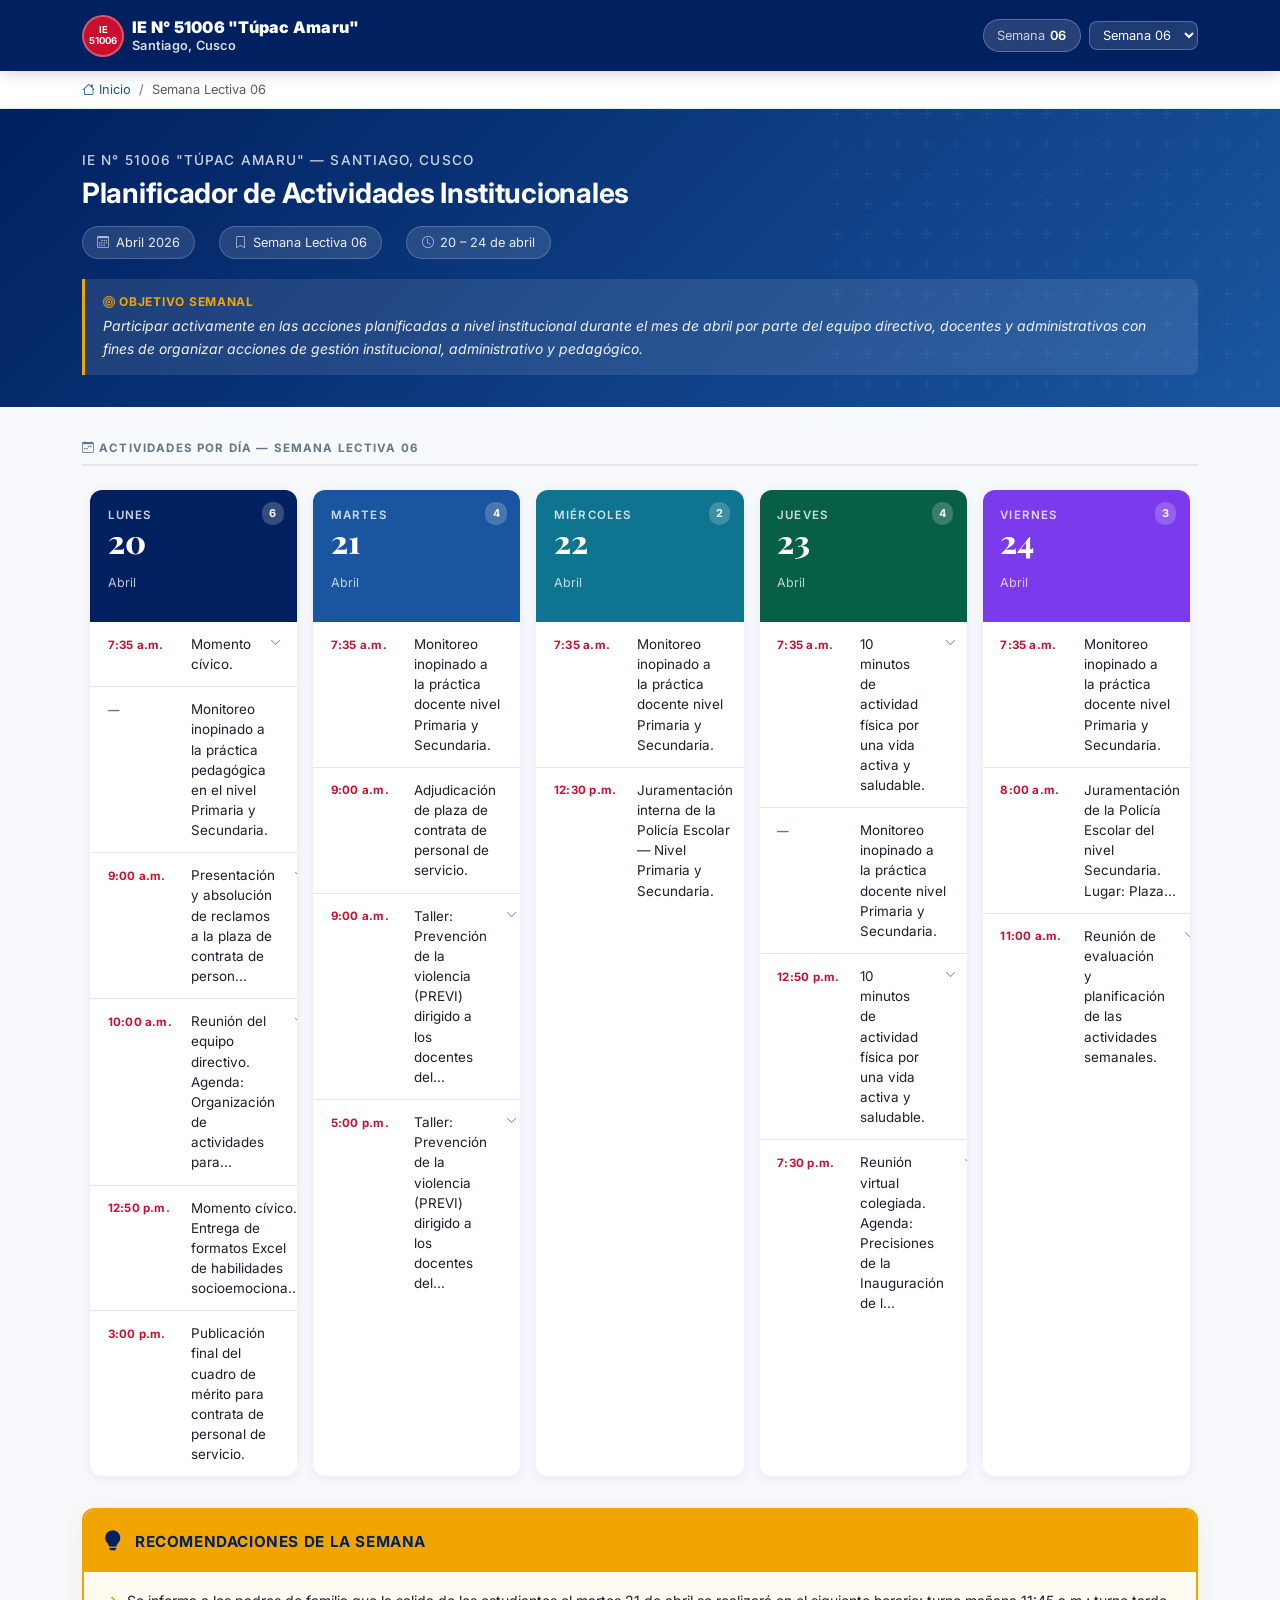
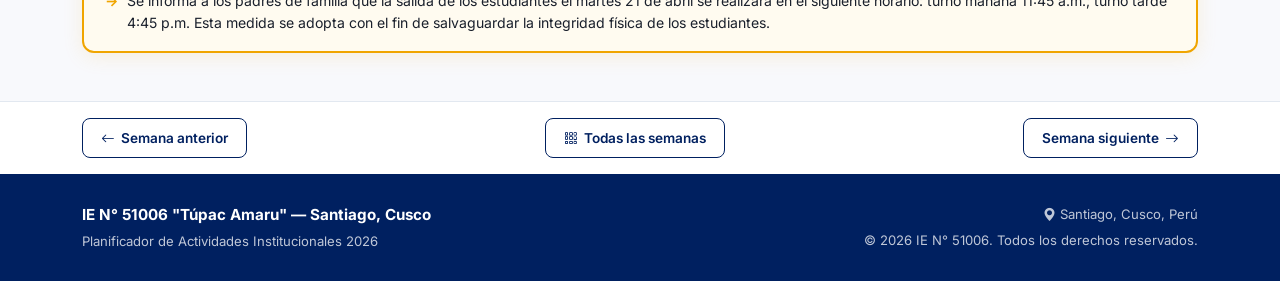
<file: semanas/semana06.html>
<!DOCTYPE html>
<html lang="es">
<head>
  <meta charset="UTF-8" />
  <meta name="viewport" content="width=device-width, initial-scale=1.0" />
  <meta name="description" content="Semana Lectiva 06 — Abril 2026 — IE N° 51006 Túpac Amaru" />
  <title>Semana 06 | Planificador Institucional 2026</title>

  <link rel="stylesheet" href="https://cdn.jsdelivr.net/npm/bootstrap@5.3.3/dist/css/bootstrap.min.css" />
  <link rel="stylesheet" href="https://cdn.jsdelivr.net/npm/bootstrap-icons@1.11.3/font/bootstrap-icons.min.css" />
  <link rel="stylesheet" href="../css/style.css" />
  <link rel="stylesheet" href="../css/responsive.css" />
</head>
<body>

  <!-- NAVBAR -->
  <nav class="navbar-institucional navbar" aria-label="Navegación principal">
    <div class="container">
      <a class="navbar-brand d-flex align-items-center gap-2" href="../index.html">
        <div class="logo-placeholder" aria-hidden="true">IE<br>51006</div>
        <div class="navbar-brand-text">
          <strong>IE N° 51006 "Túpac Amaru"</strong>
          Santiago, Cusco
        </div>
      </a>
      <div class="d-flex align-items-center gap-2">
        <span class="semana-badge">
          <span class="badge-label">Semana</span>06
        </span>
        <select class="semana-select" id="semanaSelector" aria-label="Seleccionar semana">
          <option value="semana01.html" >Semana 01</option><option value="semana02.html" >Semana 02</option><option value="semana03.html" >Semana 03</option><option value="semana04.html" >Semana 04</option><option value="semana05.html" >Semana 05</option><option value="semana06.html" selected>Semana 06</option><option value="semana07.html" >Semana 07</option><option value="semana08.html" >Semana 08</option><option value="semana09.html" >Semana 09</option><option value="semana10.html" >Semana 10</option><option value="semana11.html" >Semana 11</option><option value="semana12.html" >Semana 12</option>
        </select>
      </div>
    </div>
  </nav>

  <!-- BREADCRUMB -->
  <div class="breadcrumb-bar" aria-label="Ruta de navegación">
    <div class="container">
      <nav aria-label="breadcrumb">
        <ol class="breadcrumb">
          <li class="breadcrumb-item"><a href="../index.html"><i class="bi bi-house me-1"></i>Inicio</a></li>
          <li class="breadcrumb-item active" aria-current="page">Semana Lectiva 06</li>
        </ol>
      </nav>
    </div>
  </div>

  <!-- HEADER -->
  <header class="header-institucional">
    <div class="container">
      <p class="nombre-ie">IE N° 51006 "Túpac Amaru" — Santiago, Cusco</p>
      <h1>Planificador de Actividades Institucionales</h1>
      <div class="header-meta">
        <span class="meta-chip"><i class="bi bi-calendar3"></i> Abril 2026</span>
        <span class="meta-chip"><i class="bi bi-bookmark"></i> Semana Lectiva 06</span>
        <span class="meta-chip"><i class="bi bi-clock"></i> 20 – 24 de abril</span>
      </div>
      <div class="objetivo-banner" role="note">
        <strong><i class="bi bi-bullseye me-1"></i>Objetivo semanal</strong>
        Participar activamente en las acciones planificadas a nivel institucional durante el mes de abril por parte del equipo directivo, docentes y administrativos con fines de organizar acciones de gestión institucional, administrativo y pedagógico.
      </div>
    </div>
  </header>

  <!-- CONTENIDO PRINCIPAL -->
  <main id="contenido" class="main-content">
    <div class="container">
      <p class="section-label"><i class="bi bi-calendar-week me-1"></i>Actividades por día — Semana Lectiva 06</p>

      <!-- GRID DE DÍAS -->
      <div class="row grid-dias g-0 mb-4" role="list" aria-label="Días de la semana">
        
        <div class="col-dia" role="listitem">
          <article class="card-dia" aria-label="Actividades del LUNES 20">
            <div class="card-dia-header lunes">
              <span class="actividad-count">6</span>
              <p class="dia-nombre">LUNES</p>
              <p class="dia-numero" data-dia-fecha="20">20</p>
              <p class="dia-mes">Abril</p>
            </div>
            
          <div class="accordion card-dia-body" id="acc_s06_d0" role="list">
            
              <div class="actividad-item">
                <button class="actividad-btn" type="button"
                        data-bs-toggle="collapse"
                        data-bs-target="#acc_s06_d0_act0"
                        aria-expanded="false"
                        aria-controls="acc_s06_d0_act0">
                  <span class="actividad-hora">7:35 a.m.</span>
                  <span class="actividad-texto">Momento cívico.</span>
                  <i class="bi bi-chevron-down btn-expand-icon" aria-hidden="true"></i>
                </button>
                <div id="acc_s06_d0_act0" class="actividad-collapse collapse" data-bs-parent="#acc_s06_d0">
                  <p class="mb-1">Momento cívico.</p>
                  <div class="actividad-responsable"><i class="bi bi-person-fill"></i> Prof. QUISPE COTO, Delia — 5to C, Secundaria</div>
                </div>
              </div>
              <div class="actividad-item">
                <div class="actividad-btn no-accordion">
                  <span class="actividad-hora no-hora">—</span>
                  <span class="actividad-texto">Monitoreo inopinado a la práctica pedagógica en el nivel Primaria y Secundaria.</span>
                </div>
              </div>
              <div class="actividad-item">
                <button class="actividad-btn" type="button"
                        data-bs-toggle="collapse"
                        data-bs-target="#acc_s06_d0_act2"
                        aria-expanded="false"
                        aria-controls="acc_s06_d0_act2">
                  <span class="actividad-hora">9:00 a.m.</span>
                  <span class="actividad-texto">Presentación y absolución de reclamos a la plaza de contrata de person...</span>
                  <i class="bi bi-chevron-down btn-expand-icon" aria-hidden="true"></i>
                </button>
                <div id="acc_s06_d0_act2" class="actividad-collapse collapse" data-bs-parent="#acc_s06_d0">
                  <p class="mb-1">Presentación y absolución de reclamos a la plaza de contrata de personal de servicio.</p>
                  
                </div>
              </div>
              <div class="actividad-item">
                <button class="actividad-btn" type="button"
                        data-bs-toggle="collapse"
                        data-bs-target="#acc_s06_d0_act3"
                        aria-expanded="false"
                        aria-controls="acc_s06_d0_act3">
                  <span class="actividad-hora">10:00 a.m.</span>
                  <span class="actividad-texto">Reunión del equipo directivo. Agenda: Organización de actividades para...</span>
                  <i class="bi bi-chevron-down btn-expand-icon" aria-hidden="true"></i>
                </button>
                <div id="acc_s06_d0_act3" class="actividad-collapse collapse" data-bs-parent="#acc_s06_d0">
                  <p class="mb-1">Reunión del equipo directivo. Agenda: Organización de actividades para la semana.</p>
                  <div class="actividad-responsable"><i class="bi bi-person-fill"></i> Equipo Directivo</div>
                </div>
              </div>
              <div class="actividad-item">
                <button class="actividad-btn" type="button"
                        data-bs-toggle="collapse"
                        data-bs-target="#acc_s06_d0_act4"
                        aria-expanded="false"
                        aria-controls="acc_s06_d0_act4">
                  <span class="actividad-hora">12:50 p.m.</span>
                  <span class="actividad-texto">Momento cívico. Entrega de formatos Excel de habilidades socioemociona...</span>
                  <i class="bi bi-chevron-down btn-expand-icon" aria-hidden="true"></i>
                </button>
                <div id="acc_s06_d0_act4" class="actividad-collapse collapse" data-bs-parent="#acc_s06_d0">
                  <p class="mb-1">Momento cívico. Entrega de formatos Excel de habilidades socioemocionales y factores de riesgo.</p>
                  <div class="actividad-responsable"><i class="bi bi-person-fill"></i> Prof. MAMANI LOPEZ, Edwin — 2do B, Secundaria</div>
                </div>
              </div>
              <div class="actividad-item">
                <div class="actividad-btn no-accordion">
                  <span class="actividad-hora">3:00 p.m.</span>
                  <span class="actividad-texto">Publicación final del cuadro de mérito para contrata de personal de servicio.</span>
                </div>
              </div>
          </div>
          </article>
        </div>
        <div class="col-dia" role="listitem">
          <article class="card-dia" aria-label="Actividades del MARTES 21">
            <div class="card-dia-header martes">
              <span class="actividad-count">4</span>
              <p class="dia-nombre">MARTES</p>
              <p class="dia-numero" data-dia-fecha="21">21</p>
              <p class="dia-mes">Abril</p>
            </div>
            
          <div class="accordion card-dia-body" id="acc_s06_d1" role="list">
            
              <div class="actividad-item">
                <div class="actividad-btn no-accordion">
                  <span class="actividad-hora">7:35 a.m.</span>
                  <span class="actividad-texto">Monitoreo inopinado a la práctica docente nivel Primaria y Secundaria.</span>
                </div>
              </div>
              <div class="actividad-item">
                <div class="actividad-btn no-accordion">
                  <span class="actividad-hora">9:00 a.m.</span>
                  <span class="actividad-texto">Adjudicación de plaza de contrata de personal de servicio.</span>
                </div>
              </div>
              <div class="actividad-item">
                <button class="actividad-btn" type="button"
                        data-bs-toggle="collapse"
                        data-bs-target="#acc_s06_d1_act2"
                        aria-expanded="false"
                        aria-controls="acc_s06_d1_act2">
                  <span class="actividad-hora">9:00 a.m.</span>
                  <span class="actividad-texto">Taller: Prevención de la violencia (PREVI) dirigido a los docentes del...</span>
                  <i class="bi bi-chevron-down btn-expand-icon" aria-hidden="true"></i>
                </button>
                <div id="acc_s06_d1_act2" class="actividad-collapse collapse" data-bs-parent="#acc_s06_d1">
                  <p class="mb-1">Taller: Prevención de la violencia (PREVI) dirigido a los docentes del nivel Primaria y Secundaria — Turno mañana.</p>
                  
                </div>
              </div>
              <div class="actividad-item">
                <button class="actividad-btn" type="button"
                        data-bs-toggle="collapse"
                        data-bs-target="#acc_s06_d1_act3"
                        aria-expanded="false"
                        aria-controls="acc_s06_d1_act3">
                  <span class="actividad-hora">5:00 p.m.</span>
                  <span class="actividad-texto">Taller: Prevención de la violencia (PREVI) dirigido a los docentes del...</span>
                  <i class="bi bi-chevron-down btn-expand-icon" aria-hidden="true"></i>
                </button>
                <div id="acc_s06_d1_act3" class="actividad-collapse collapse" data-bs-parent="#acc_s06_d1">
                  <p class="mb-1">Taller: Prevención de la violencia (PREVI) dirigido a los docentes del nivel Primaria y Secundaria — Turno tarde.</p>
                  
                </div>
              </div>
          </div>
          </article>
        </div>
        <div class="col-dia" role="listitem">
          <article class="card-dia" aria-label="Actividades del MIÉRCOLES 22">
            <div class="card-dia-header miercoles">
              <span class="actividad-count">2</span>
              <p class="dia-nombre">MIÉRCOLES</p>
              <p class="dia-numero" data-dia-fecha="22">22</p>
              <p class="dia-mes">Abril</p>
            </div>
            
          <div class="accordion card-dia-body" id="acc_s06_d2" role="list">
            
              <div class="actividad-item">
                <div class="actividad-btn no-accordion">
                  <span class="actividad-hora">7:35 a.m.</span>
                  <span class="actividad-texto">Monitoreo inopinado a la práctica docente nivel Primaria y Secundaria.</span>
                </div>
              </div>
              <div class="actividad-item">
                <div class="actividad-btn no-accordion">
                  <span class="actividad-hora">12:30 p.m.</span>
                  <span class="actividad-texto">Juramentación interna de la Policía Escolar — Nivel Primaria y Secundaria.</span>
                </div>
              </div>
          </div>
          </article>
        </div>
        <div class="col-dia" role="listitem">
          <article class="card-dia" aria-label="Actividades del JUEVES 23">
            <div class="card-dia-header jueves">
              <span class="actividad-count">4</span>
              <p class="dia-nombre">JUEVES</p>
              <p class="dia-numero" data-dia-fecha="23">23</p>
              <p class="dia-mes">Abril</p>
            </div>
            
          <div class="accordion card-dia-body" id="acc_s06_d3" role="list">
            
              <div class="actividad-item">
                <button class="actividad-btn" type="button"
                        data-bs-toggle="collapse"
                        data-bs-target="#acc_s06_d3_act0"
                        aria-expanded="false"
                        aria-controls="acc_s06_d3_act0">
                  <span class="actividad-hora">7:35 a.m.</span>
                  <span class="actividad-texto">10 minutos de actividad física por una vida activa y saludable.</span>
                  <i class="bi bi-chevron-down btn-expand-icon" aria-hidden="true"></i>
                </button>
                <div id="acc_s06_d3_act0" class="actividad-collapse collapse" data-bs-parent="#acc_s06_d3">
                  <p class="mb-1">10 minutos de actividad física por una vida activa y saludable.</p>
                  <div class="actividad-responsable"><i class="bi bi-person-fill"></i> Coordinación TOE y Psicología</div>
                </div>
              </div>
              <div class="actividad-item">
                <div class="actividad-btn no-accordion">
                  <span class="actividad-hora no-hora">—</span>
                  <span class="actividad-texto">Monitoreo inopinado a la práctica docente nivel Primaria y Secundaria.</span>
                </div>
              </div>
              <div class="actividad-item">
                <button class="actividad-btn" type="button"
                        data-bs-toggle="collapse"
                        data-bs-target="#acc_s06_d3_act2"
                        aria-expanded="false"
                        aria-controls="acc_s06_d3_act2">
                  <span class="actividad-hora">12:50 p.m.</span>
                  <span class="actividad-texto">10 minutos de actividad física por una vida activa y saludable.</span>
                  <i class="bi bi-chevron-down btn-expand-icon" aria-hidden="true"></i>
                </button>
                <div id="acc_s06_d3_act2" class="actividad-collapse collapse" data-bs-parent="#acc_s06_d3">
                  <p class="mb-1">10 minutos de actividad física por una vida activa y saludable.</p>
                  <div class="actividad-responsable"><i class="bi bi-person-fill"></i> Coordinación TOE y Psicología</div>
                </div>
              </div>
              <div class="actividad-item">
                <button class="actividad-btn" type="button"
                        data-bs-toggle="collapse"
                        data-bs-target="#acc_s06_d3_act3"
                        aria-expanded="false"
                        aria-controls="acc_s06_d3_act3">
                  <span class="actividad-hora">7:30 p.m.</span>
                  <span class="actividad-texto">Reunión virtual colegiada. Agenda: Precisiones de la Inauguración de l...</span>
                  <i class="bi bi-chevron-down btn-expand-icon" aria-hidden="true"></i>
                </button>
                <div id="acc_s06_d3_act3" class="actividad-collapse collapse" data-bs-parent="#acc_s06_d3">
                  <p class="mb-1">Reunión virtual colegiada. Agenda: Precisiones de la Inauguración de los Juegos Deportivos Escolares. Socialización: Evaluación diagnóstica institucional.</p>
                  <div class="actividad-responsable"><i class="bi bi-person-fill"></i> Equipo Directivo</div>
                </div>
              </div>
          </div>
          </article>
        </div>
        <div class="col-dia" role="listitem">
          <article class="card-dia" aria-label="Actividades del VIERNES 24">
            <div class="card-dia-header viernes">
              <span class="actividad-count">3</span>
              <p class="dia-nombre">VIERNES</p>
              <p class="dia-numero" data-dia-fecha="24">24</p>
              <p class="dia-mes">Abril</p>
            </div>
            
          <div class="accordion card-dia-body" id="acc_s06_d4" role="list">
            
              <div class="actividad-item">
                <div class="actividad-btn no-accordion">
                  <span class="actividad-hora">7:35 a.m.</span>
                  <span class="actividad-texto">Monitoreo inopinado a la práctica docente nivel Primaria y Secundaria.</span>
                </div>
              </div>
              <div class="actividad-item">
                <button class="actividad-btn" type="button"
                        data-bs-toggle="collapse"
                        data-bs-target="#acc_s06_d4_act1"
                        aria-expanded="false"
                        aria-controls="acc_s06_d4_act1">
                  <span class="actividad-hora">8:00 a.m.</span>
                  <span class="actividad-texto">Juramentación de la Policía Escolar del nivel Secundaria. Lugar: Plaza...</span>
                  <i class="bi bi-chevron-down btn-expand-icon" aria-hidden="true"></i>
                </button>
                <div id="acc_s06_d4_act1" class="actividad-collapse collapse" data-bs-parent="#acc_s06_d4">
                  <p class="mb-1">Juramentación de la Policía Escolar del nivel Secundaria. Lugar: Plaza de Armas – Cusco.</p>
                  
                </div>
              </div>
              <div class="actividad-item">
                <button class="actividad-btn" type="button"
                        data-bs-toggle="collapse"
                        data-bs-target="#acc_s06_d4_act2"
                        aria-expanded="false"
                        aria-controls="acc_s06_d4_act2">
                  <span class="actividad-hora">11:00 a.m.</span>
                  <span class="actividad-texto">Reunión de evaluación y planificación de las actividades semanales.</span>
                  <i class="bi bi-chevron-down btn-expand-icon" aria-hidden="true"></i>
                </button>
                <div id="acc_s06_d4_act2" class="actividad-collapse collapse" data-bs-parent="#acc_s06_d4">
                  <p class="mb-1">Reunión de evaluación y planificación de las actividades semanales.</p>
                  <div class="actividad-responsable"><i class="bi bi-person-fill"></i> Equipo Directivo</div>
                </div>
              </div>
          </div>
          </article>
        </div>
      </div>

      <!-- RECOMENDACIONES -->
      
      <section class="card-recomendaciones" aria-labelledby="rec-title">
        <div class="rec-header">
          <i class="bi bi-lightbulb-fill fs-5" aria-hidden="true"></i>
          <span id="rec-title">Recomendaciones de la semana</span>
        </div>
        <div class="rec-body">
          <ul class="rec-items">
            <li>Se informa a los padres de familia que la salida de los estudiantes el martes 21 de abril se realizará en el siguiente horario: turno mañana 11:45 a.m.; turno tarde 4:45 p.m. Esta medida se adopta con el fin de salvaguardar la integridad física de los estudiantes.</li>
          </ul>
        </div>
      </section>
    </div>
  </main>

  <!-- NAVEGACIÓN ENTRE SEMANAS -->
  <nav class="nav-semanas" aria-label="Navegación entre semanas">
    <div class="container d-flex justify-content-between align-items-center flex-wrap gap-2">
      <a href="semana05.html" class="btn-nav-semana " aria-label="Semana anterior">
        <i class="bi bi-arrow-left"></i> Semana anterior
      </a>
      <a href="../index.html" class="btn-nav-semana">
        <i class="bi bi-grid-3x3-gap"></i> Todas las semanas
      </a>
      <a href="semana07.html" class="btn-nav-semana " aria-label="Semana siguiente">
        Semana siguiente <i class="bi bi-arrow-right"></i>
      </a>
    </div>
  </nav>

  <!-- FOOTER -->
  <footer class="footer-institucional" role="contentinfo">
    <div class="container">
      <div class="row align-items-center">
        <div class="col-md-6 mb-2 mb-md-0">
          <p class="footer-nombre mb-0">IE N° 51006 "Túpac Amaru" — Santiago, Cusco</p>
          <p class="mb-0 mt-1">Planificador de Actividades Institucionales 2026</p>
        </div>
        <div class="col-md-6 text-md-end">
          <p class="mb-0"><i class="bi bi-geo-alt-fill me-1"></i>Santiago, Cusco, Perú</p>
          <p class="mb-0 mt-1">&copy; <span class="footer-year"></span> IE N° 51006. Todos los derechos reservados.</p>
        </div>
      </div>
    </div>
  </footer>

  <script src="https://cdn.jsdelivr.net/npm/bootstrap@5.3.3/dist/js/bootstrap.bundle.min.js"></script>
  <script src="../js/app.js"></script>
</body>
</html>
</file>
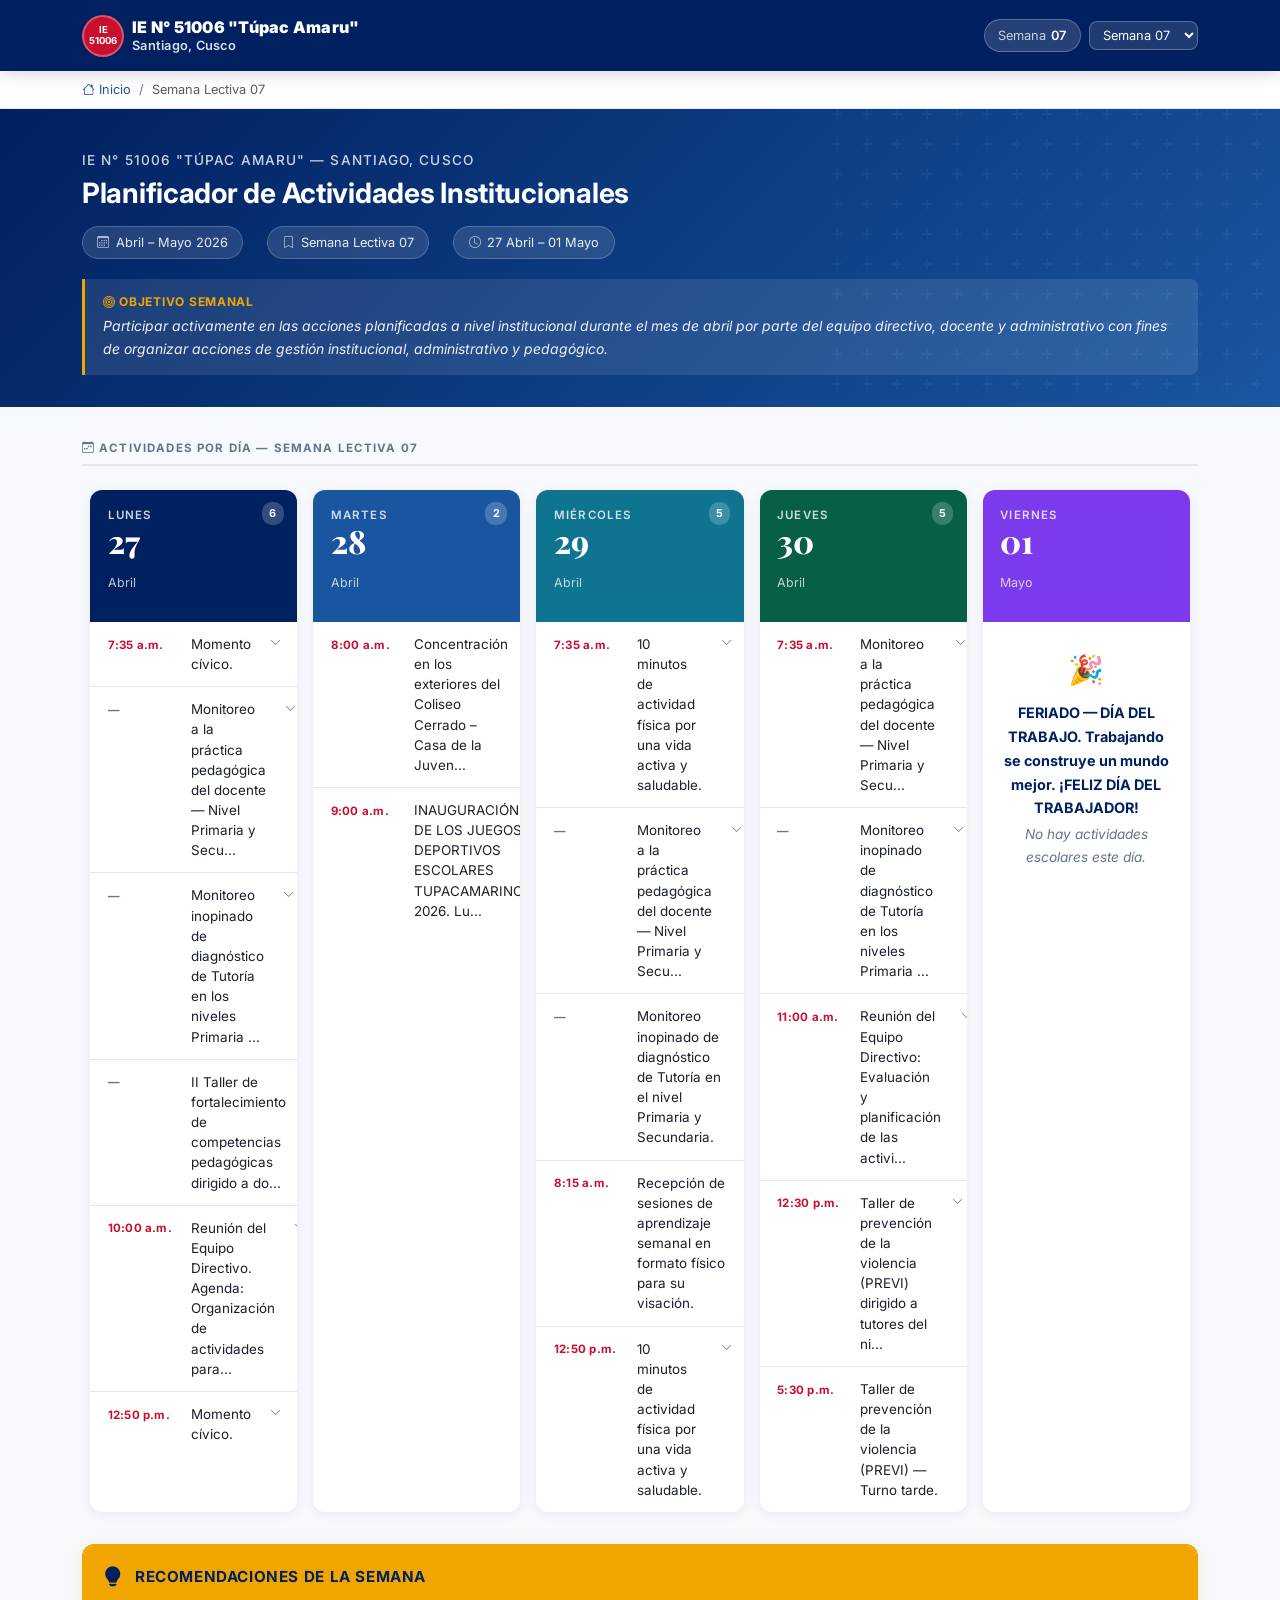
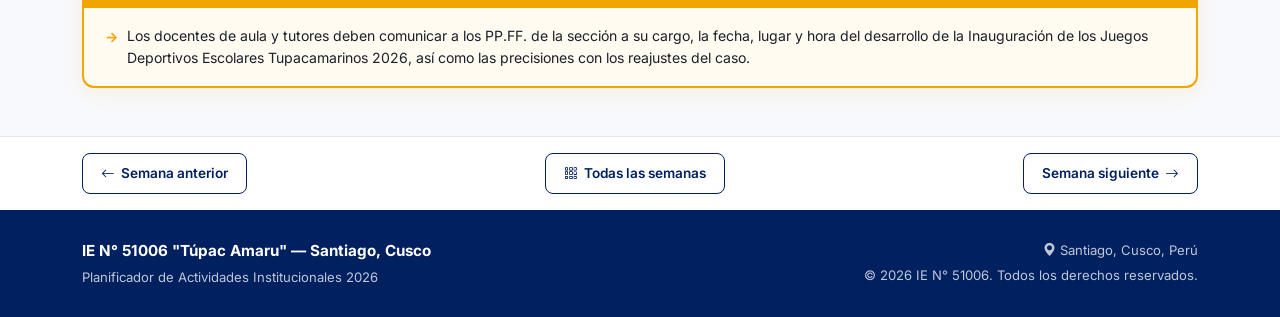
<file: semanas/semana07.html>
<!DOCTYPE html>
<html lang="es">
<head>
  <meta charset="UTF-8" />
  <meta name="viewport" content="width=device-width, initial-scale=1.0" />
  <meta name="description" content="Semana Lectiva 07 — Abril – Mayo 2026 — IE N° 51006 Túpac Amaru" />
  <title>Semana 07 | Planificador Institucional 2026</title>

  <link rel="stylesheet" href="https://cdn.jsdelivr.net/npm/bootstrap@5.3.3/dist/css/bootstrap.min.css" />
  <link rel="stylesheet" href="https://cdn.jsdelivr.net/npm/bootstrap-icons@1.11.3/font/bootstrap-icons.min.css" />
  <link rel="stylesheet" href="../css/style.css" />
  <link rel="stylesheet" href="../css/responsive.css" />
</head>
<body>

  <!-- NAVBAR -->
  <nav class="navbar-institucional navbar" aria-label="Navegación principal">
    <div class="container">
      <a class="navbar-brand d-flex align-items-center gap-2" href="../index.html">
        <div class="logo-placeholder" aria-hidden="true">IE<br>51006</div>
        <div class="navbar-brand-text">
          <strong>IE N° 51006 "Túpac Amaru"</strong>
          Santiago, Cusco
        </div>
      </a>
      <div class="d-flex align-items-center gap-2">
        <span class="semana-badge">
          <span class="badge-label">Semana</span>07
        </span>
        <select class="semana-select" id="semanaSelector" aria-label="Seleccionar semana">
          <option value="semana01.html" >Semana 01</option><option value="semana02.html" >Semana 02</option><option value="semana03.html" >Semana 03</option><option value="semana04.html" >Semana 04</option><option value="semana05.html" >Semana 05</option><option value="semana06.html" >Semana 06</option><option value="semana07.html" selected>Semana 07</option><option value="semana08.html" >Semana 08</option><option value="semana09.html" >Semana 09</option><option value="semana10.html" >Semana 10</option><option value="semana11.html" >Semana 11</option><option value="semana12.html" >Semana 12</option>
        </select>
      </div>
    </div>
  </nav>

  <!-- BREADCRUMB -->
  <div class="breadcrumb-bar" aria-label="Ruta de navegación">
    <div class="container">
      <nav aria-label="breadcrumb">
        <ol class="breadcrumb">
          <li class="breadcrumb-item"><a href="../index.html"><i class="bi bi-house me-1"></i>Inicio</a></li>
          <li class="breadcrumb-item active" aria-current="page">Semana Lectiva 07</li>
        </ol>
      </nav>
    </div>
  </div>

  <!-- HEADER -->
  <header class="header-institucional">
    <div class="container">
      <p class="nombre-ie">IE N° 51006 "Túpac Amaru" — Santiago, Cusco</p>
      <h1>Planificador de Actividades Institucionales</h1>
      <div class="header-meta">
        <span class="meta-chip"><i class="bi bi-calendar3"></i> Abril – Mayo 2026</span>
        <span class="meta-chip"><i class="bi bi-bookmark"></i> Semana Lectiva 07</span>
        <span class="meta-chip"><i class="bi bi-clock"></i> 27 Abril – 01 Mayo</span>
      </div>
      <div class="objetivo-banner" role="note">
        <strong><i class="bi bi-bullseye me-1"></i>Objetivo semanal</strong>
        Participar activamente en las acciones planificadas a nivel institucional durante el mes de abril por parte del equipo directivo, docente y administrativo con fines de organizar acciones de gestión institucional, administrativo y pedagógico.
      </div>
    </div>
  </header>

  <!-- CONTENIDO PRINCIPAL -->
  <main id="contenido" class="main-content">
    <div class="container">
      <p class="section-label"><i class="bi bi-calendar-week me-1"></i>Actividades por día — Semana Lectiva 07</p>

      <!-- GRID DE DÍAS -->
      <div class="row grid-dias g-0 mb-4" role="list" aria-label="Días de la semana">
        
        <div class="col-dia" role="listitem">
          <article class="card-dia" aria-label="Actividades del LUNES 27">
            <div class="card-dia-header lunes">
              <span class="actividad-count">6</span>
              <p class="dia-nombre">LUNES</p>
              <p class="dia-numero" data-dia-fecha="27">27</p>
              <p class="dia-mes">Abril</p>
            </div>
            
          <div class="accordion card-dia-body" id="acc_s07_d0" role="list">
            
              <div class="actividad-item">
                <button class="actividad-btn" type="button"
                        data-bs-toggle="collapse"
                        data-bs-target="#acc_s07_d0_act0"
                        aria-expanded="false"
                        aria-controls="acc_s07_d0_act0">
                  <span class="actividad-hora">7:35 a.m.</span>
                  <span class="actividad-texto">Momento cívico.</span>
                  <i class="bi bi-chevron-down btn-expand-icon" aria-hidden="true"></i>
                </button>
                <div id="acc_s07_d0_act0" class="actividad-collapse collapse" data-bs-parent="#acc_s07_d0">
                  <p class="mb-1">Momento cívico.</p>
                  <div class="actividad-responsable"><i class="bi bi-person-fill"></i> Prof. SORIA AIQUIPA, Edgardo — 4to A, Secundaria</div>
                </div>
              </div>
              <div class="actividad-item">
                <button class="actividad-btn" type="button"
                        data-bs-toggle="collapse"
                        data-bs-target="#acc_s07_d0_act1"
                        aria-expanded="false"
                        aria-controls="acc_s07_d0_act1">
                  <span class="actividad-hora no-hora">—</span>
                  <span class="actividad-texto">Monitoreo a la práctica pedagógica del docente — Nivel Primaria y Secu...</span>
                  <i class="bi bi-chevron-down btn-expand-icon" aria-hidden="true"></i>
                </button>
                <div id="acc_s07_d0_act1" class="actividad-collapse collapse" data-bs-parent="#acc_s07_d0">
                  <p class="mb-1">Monitoreo a la práctica pedagógica del docente — Nivel Primaria y Secundaria, modalidad inopinada.</p>
                  
                </div>
              </div>
              <div class="actividad-item">
                <button class="actividad-btn" type="button"
                        data-bs-toggle="collapse"
                        data-bs-target="#acc_s07_d0_act2"
                        aria-expanded="false"
                        aria-controls="acc_s07_d0_act2">
                  <span class="actividad-hora no-hora">—</span>
                  <span class="actividad-texto">Monitoreo inopinado de diagnóstico de Tutoría en los niveles Primaria ...</span>
                  <i class="bi bi-chevron-down btn-expand-icon" aria-hidden="true"></i>
                </button>
                <div id="acc_s07_d0_act2" class="actividad-collapse collapse" data-bs-parent="#acc_s07_d0">
                  <p class="mb-1">Monitoreo inopinado de diagnóstico de Tutoría en los niveles Primaria y Secundaria.</p>
                  
                </div>
              </div>
              <div class="actividad-item">
                <button class="actividad-btn" type="button"
                        data-bs-toggle="collapse"
                        data-bs-target="#acc_s07_d0_act3"
                        aria-expanded="false"
                        aria-controls="acc_s07_d0_act3">
                  <span class="actividad-hora no-hora">—</span>
                  <span class="actividad-texto">II Taller de fortalecimiento de competencias pedagógicas dirigido a do...</span>
                  <i class="bi bi-chevron-down btn-expand-icon" aria-hidden="true"></i>
                </button>
                <div id="acc_s07_d0_act3" class="actividad-collapse collapse" data-bs-parent="#acc_s07_d0">
                  <p class="mb-1">II Taller de fortalecimiento de competencias pedagógicas dirigido a docentes de IIEE polidocentes III Ciclo de EBR – Nivel Primaria.</p>
                  
                </div>
              </div>
              <div class="actividad-item">
                <button class="actividad-btn" type="button"
                        data-bs-toggle="collapse"
                        data-bs-target="#acc_s07_d0_act4"
                        aria-expanded="false"
                        aria-controls="acc_s07_d0_act4">
                  <span class="actividad-hora">10:00 a.m.</span>
                  <span class="actividad-texto">Reunión del Equipo Directivo. Agenda: Organización de actividades para...</span>
                  <i class="bi bi-chevron-down btn-expand-icon" aria-hidden="true"></i>
                </button>
                <div id="acc_s07_d0_act4" class="actividad-collapse collapse" data-bs-parent="#acc_s07_d0">
                  <p class="mb-1">Reunión del Equipo Directivo. Agenda: Organización de actividades para la semana.</p>
                  <div class="actividad-responsable"><i class="bi bi-person-fill"></i> Equipo Directivo</div>
                </div>
              </div>
              <div class="actividad-item">
                <button class="actividad-btn" type="button"
                        data-bs-toggle="collapse"
                        data-bs-target="#acc_s07_d0_act5"
                        aria-expanded="false"
                        aria-controls="acc_s07_d0_act5">
                  <span class="actividad-hora">12:50 p.m.</span>
                  <span class="actividad-texto">Momento cívico.</span>
                  <i class="bi bi-chevron-down btn-expand-icon" aria-hidden="true"></i>
                </button>
                <div id="acc_s07_d0_act5" class="actividad-collapse collapse" data-bs-parent="#acc_s07_d0">
                  <p class="mb-1">Momento cívico.</p>
                  <div class="actividad-responsable"><i class="bi bi-person-fill"></i> Prof. GUTIERREZ HUAMAN, Judith — 2do C, Secundaria</div>
                </div>
              </div>
          </div>
          </article>
        </div>
        <div class="col-dia" role="listitem">
          <article class="card-dia" aria-label="Actividades del MARTES 28">
            <div class="card-dia-header martes">
              <span class="actividad-count">2</span>
              <p class="dia-nombre">MARTES</p>
              <p class="dia-numero" data-dia-fecha="28">28</p>
              <p class="dia-mes">Abril</p>
            </div>
            
          <div class="accordion card-dia-body" id="acc_s07_d1" role="list">
            
              <div class="actividad-item">
                <button class="actividad-btn" type="button"
                        data-bs-toggle="collapse"
                        data-bs-target="#acc_s07_d1_act0"
                        aria-expanded="false"
                        aria-controls="acc_s07_d1_act0">
                  <span class="actividad-hora">8:00 a.m.</span>
                  <span class="actividad-texto">Concentración en los exteriores del Coliseo Cerrado – Casa de la Juven...</span>
                  <i class="bi bi-chevron-down btn-expand-icon" aria-hidden="true"></i>
                </button>
                <div id="acc_s07_d1_act0" class="actividad-collapse collapse" data-bs-parent="#acc_s07_d1">
                  <p class="mb-1">Concentración en los exteriores del Coliseo Cerrado – Casa de la Juventud. Ingreso a las 8:30 a.m.</p>
                  
                </div>
              </div>
              <div class="actividad-item">
                <button class="actividad-btn" type="button"
                        data-bs-toggle="collapse"
                        data-bs-target="#acc_s07_d1_act1"
                        aria-expanded="false"
                        aria-controls="acc_s07_d1_act1">
                  <span class="actividad-hora">9:00 a.m.</span>
                  <span class="actividad-texto">INAUGURACIÓN DE LOS JUEGOS DEPORTIVOS ESCOLARES TUPACAMARINOS 2026. Lu...</span>
                  <i class="bi bi-chevron-down btn-expand-icon" aria-hidden="true"></i>
                </button>
                <div id="acc_s07_d1_act1" class="actividad-collapse collapse" data-bs-parent="#acc_s07_d1">
                  <p class="mb-1">INAUGURACIÓN DE LOS JUEGOS DEPORTIVOS ESCOLARES TUPACAMARINOS 2026. Lugar: Coliseo Cerrado – Casa de la Juventud.</p>
                  <div class="actividad-responsable"><i class="bi bi-person-fill"></i> Equipo Directivo</div>
                </div>
              </div>
          </div>
          </article>
        </div>
        <div class="col-dia" role="listitem">
          <article class="card-dia" aria-label="Actividades del MIÉRCOLES 29">
            <div class="card-dia-header miercoles">
              <span class="actividad-count">5</span>
              <p class="dia-nombre">MIÉRCOLES</p>
              <p class="dia-numero" data-dia-fecha="29">29</p>
              <p class="dia-mes">Abril</p>
            </div>
            
          <div class="accordion card-dia-body" id="acc_s07_d2" role="list">
            
              <div class="actividad-item">
                <button class="actividad-btn" type="button"
                        data-bs-toggle="collapse"
                        data-bs-target="#acc_s07_d2_act0"
                        aria-expanded="false"
                        aria-controls="acc_s07_d2_act0">
                  <span class="actividad-hora">7:35 a.m.</span>
                  <span class="actividad-texto">10 minutos de actividad física por una vida activa y saludable.</span>
                  <i class="bi bi-chevron-down btn-expand-icon" aria-hidden="true"></i>
                </button>
                <div id="acc_s07_d2_act0" class="actividad-collapse collapse" data-bs-parent="#acc_s07_d2">
                  <p class="mb-1">10 minutos de actividad física por una vida activa y saludable.</p>
                  <div class="actividad-responsable"><i class="bi bi-person-fill"></i> Prof. PEÑALVA IBARRA, Fredy — 5to A, Secundaria</div>
                </div>
              </div>
              <div class="actividad-item">
                <button class="actividad-btn" type="button"
                        data-bs-toggle="collapse"
                        data-bs-target="#acc_s07_d2_act1"
                        aria-expanded="false"
                        aria-controls="acc_s07_d2_act1">
                  <span class="actividad-hora no-hora">—</span>
                  <span class="actividad-texto">Monitoreo a la práctica pedagógica del docente — Nivel Primaria y Secu...</span>
                  <i class="bi bi-chevron-down btn-expand-icon" aria-hidden="true"></i>
                </button>
                <div id="acc_s07_d2_act1" class="actividad-collapse collapse" data-bs-parent="#acc_s07_d2">
                  <p class="mb-1">Monitoreo a la práctica pedagógica del docente — Nivel Primaria y Secundaria, modalidad inopinada.</p>
                  
                </div>
              </div>
              <div class="actividad-item">
                <div class="actividad-btn no-accordion">
                  <span class="actividad-hora no-hora">—</span>
                  <span class="actividad-texto">Monitoreo inopinado de diagnóstico de Tutoría en el nivel Primaria y Secundaria.</span>
                </div>
              </div>
              <div class="actividad-item">
                <div class="actividad-btn no-accordion">
                  <span class="actividad-hora">8:15 a.m.</span>
                  <span class="actividad-texto">Recepción de sesiones de aprendizaje semanal en formato físico para su visación.</span>
                </div>
              </div>
              <div class="actividad-item">
                <button class="actividad-btn" type="button"
                        data-bs-toggle="collapse"
                        data-bs-target="#acc_s07_d2_act4"
                        aria-expanded="false"
                        aria-controls="acc_s07_d2_act4">
                  <span class="actividad-hora">12:50 p.m.</span>
                  <span class="actividad-texto">10 minutos de actividad física por una vida activa y saludable.</span>
                  <i class="bi bi-chevron-down btn-expand-icon" aria-hidden="true"></i>
                </button>
                <div id="acc_s07_d2_act4" class="actividad-collapse collapse" data-bs-parent="#acc_s07_d2">
                  <p class="mb-1">10 minutos de actividad física por una vida activa y saludable.</p>
                  <div class="actividad-responsable"><i class="bi bi-person-fill"></i> Prof. SUYLLO TORRES, Yudith — 3ro A, Secundaria</div>
                </div>
              </div>
          </div>
          </article>
        </div>
        <div class="col-dia" role="listitem">
          <article class="card-dia" aria-label="Actividades del JUEVES 30">
            <div class="card-dia-header jueves">
              <span class="actividad-count">5</span>
              <p class="dia-nombre">JUEVES</p>
              <p class="dia-numero" data-dia-fecha="30">30</p>
              <p class="dia-mes">Abril</p>
            </div>
            
          <div class="accordion card-dia-body" id="acc_s07_d3" role="list">
            
              <div class="actividad-item">
                <button class="actividad-btn" type="button"
                        data-bs-toggle="collapse"
                        data-bs-target="#acc_s07_d3_act0"
                        aria-expanded="false"
                        aria-controls="acc_s07_d3_act0">
                  <span class="actividad-hora">7:35 a.m.</span>
                  <span class="actividad-texto">Monitoreo a la práctica pedagógica del docente — Nivel Primaria y Secu...</span>
                  <i class="bi bi-chevron-down btn-expand-icon" aria-hidden="true"></i>
                </button>
                <div id="acc_s07_d3_act0" class="actividad-collapse collapse" data-bs-parent="#acc_s07_d3">
                  <p class="mb-1">Monitoreo a la práctica pedagógica del docente — Nivel Primaria y Secundaria, modalidad inopinada.</p>
                  
                </div>
              </div>
              <div class="actividad-item">
                <button class="actividad-btn" type="button"
                        data-bs-toggle="collapse"
                        data-bs-target="#acc_s07_d3_act1"
                        aria-expanded="false"
                        aria-controls="acc_s07_d3_act1">
                  <span class="actividad-hora no-hora">—</span>
                  <span class="actividad-texto">Monitoreo inopinado de diagnóstico de Tutoría en los niveles Primaria ...</span>
                  <i class="bi bi-chevron-down btn-expand-icon" aria-hidden="true"></i>
                </button>
                <div id="acc_s07_d3_act1" class="actividad-collapse collapse" data-bs-parent="#acc_s07_d3">
                  <p class="mb-1">Monitoreo inopinado de diagnóstico de Tutoría en los niveles Primaria y Secundaria.</p>
                  
                </div>
              </div>
              <div class="actividad-item">
                <button class="actividad-btn" type="button"
                        data-bs-toggle="collapse"
                        data-bs-target="#acc_s07_d3_act2"
                        aria-expanded="false"
                        aria-controls="acc_s07_d3_act2">
                  <span class="actividad-hora">11:00 a.m.</span>
                  <span class="actividad-texto">Reunión del Equipo Directivo: Evaluación y planificación de las activi...</span>
                  <i class="bi bi-chevron-down btn-expand-icon" aria-hidden="true"></i>
                </button>
                <div id="acc_s07_d3_act2" class="actividad-collapse collapse" data-bs-parent="#acc_s07_d3">
                  <p class="mb-1">Reunión del Equipo Directivo: Evaluación y planificación de las actividades semanales.</p>
                  <div class="actividad-responsable"><i class="bi bi-person-fill"></i> Equipo Directivo</div>
                </div>
              </div>
              <div class="actividad-item">
                <button class="actividad-btn" type="button"
                        data-bs-toggle="collapse"
                        data-bs-target="#acc_s07_d3_act3"
                        aria-expanded="false"
                        aria-controls="acc_s07_d3_act3">
                  <span class="actividad-hora">12:30 p.m.</span>
                  <span class="actividad-texto">Taller de prevención de la violencia (PREVI) dirigido a tutores del ni...</span>
                  <i class="bi bi-chevron-down btn-expand-icon" aria-hidden="true"></i>
                </button>
                <div id="acc_s07_d3_act3" class="actividad-collapse collapse" data-bs-parent="#acc_s07_d3">
                  <p class="mb-1">Taller de prevención de la violencia (PREVI) dirigido a tutores del nivel Primaria y Secundaria — Turno mañana.</p>
                  
                </div>
              </div>
              <div class="actividad-item">
                <div class="actividad-btn no-accordion">
                  <span class="actividad-hora">5:30 p.m.</span>
                  <span class="actividad-texto">Taller de prevención de la violencia (PREVI) — Turno tarde.</span>
                </div>
              </div>
          </div>
          </article>
        </div>
        <div class="col-dia" role="listitem">
          <article class="card-dia" aria-label="Actividades del VIERNES 01">
            <div class="card-dia-header viernes">
              
              <p class="dia-nombre">VIERNES</p>
              <p class="dia-numero" data-dia-fecha="01">01</p>
              <p class="dia-mes">Mayo</p>
            </div>
            
          <div class="dia-festivo" role="note">
            <span class="festivo-icono" aria-hidden="true">🎉</span>
            <strong>FERIADO — DÍA DEL TRABAJO. Trabajando se construye un mundo mejor. ¡FELIZ DÍA DEL TRABAJADOR!</strong>
            <p>No hay actividades escolares este día.</p>
          </div>
          </article>
        </div>
      </div>

      <!-- RECOMENDACIONES -->
      
      <section class="card-recomendaciones" aria-labelledby="rec-title">
        <div class="rec-header">
          <i class="bi bi-lightbulb-fill fs-5" aria-hidden="true"></i>
          <span id="rec-title">Recomendaciones de la semana</span>
        </div>
        <div class="rec-body">
          <ul class="rec-items">
            <li>Los docentes de aula y tutores deben comunicar a los PP.FF. de la sección a su cargo, la fecha, lugar y hora del desarrollo de la Inauguración de los Juegos Deportivos Escolares Tupacamarinos 2026, así como las precisiones con los reajustes del caso.</li>
          </ul>
        </div>
      </section>
    </div>
  </main>

  <!-- NAVEGACIÓN ENTRE SEMANAS -->
  <nav class="nav-semanas" aria-label="Navegación entre semanas">
    <div class="container d-flex justify-content-between align-items-center flex-wrap gap-2">
      <a href="semana06.html" class="btn-nav-semana " aria-label="Semana anterior">
        <i class="bi bi-arrow-left"></i> Semana anterior
      </a>
      <a href="../index.html" class="btn-nav-semana">
        <i class="bi bi-grid-3x3-gap"></i> Todas las semanas
      </a>
      <a href="semana08.html" class="btn-nav-semana " aria-label="Semana siguiente">
        Semana siguiente <i class="bi bi-arrow-right"></i>
      </a>
    </div>
  </nav>

  <!-- FOOTER -->
  <footer class="footer-institucional" role="contentinfo">
    <div class="container">
      <div class="row align-items-center">
        <div class="col-md-6 mb-2 mb-md-0">
          <p class="footer-nombre mb-0">IE N° 51006 "Túpac Amaru" — Santiago, Cusco</p>
          <p class="mb-0 mt-1">Planificador de Actividades Institucionales 2026</p>
        </div>
        <div class="col-md-6 text-md-end">
          <p class="mb-0"><i class="bi bi-geo-alt-fill me-1"></i>Santiago, Cusco, Perú</p>
          <p class="mb-0 mt-1">&copy; <span class="footer-year"></span> IE N° 51006. Todos los derechos reservados.</p>
        </div>
      </div>
    </div>
  </footer>

  <script src="https://cdn.jsdelivr.net/npm/bootstrap@5.3.3/dist/js/bootstrap.bundle.min.js"></script>
  <script src="../js/app.js"></script>
</body>
</html>
</file>
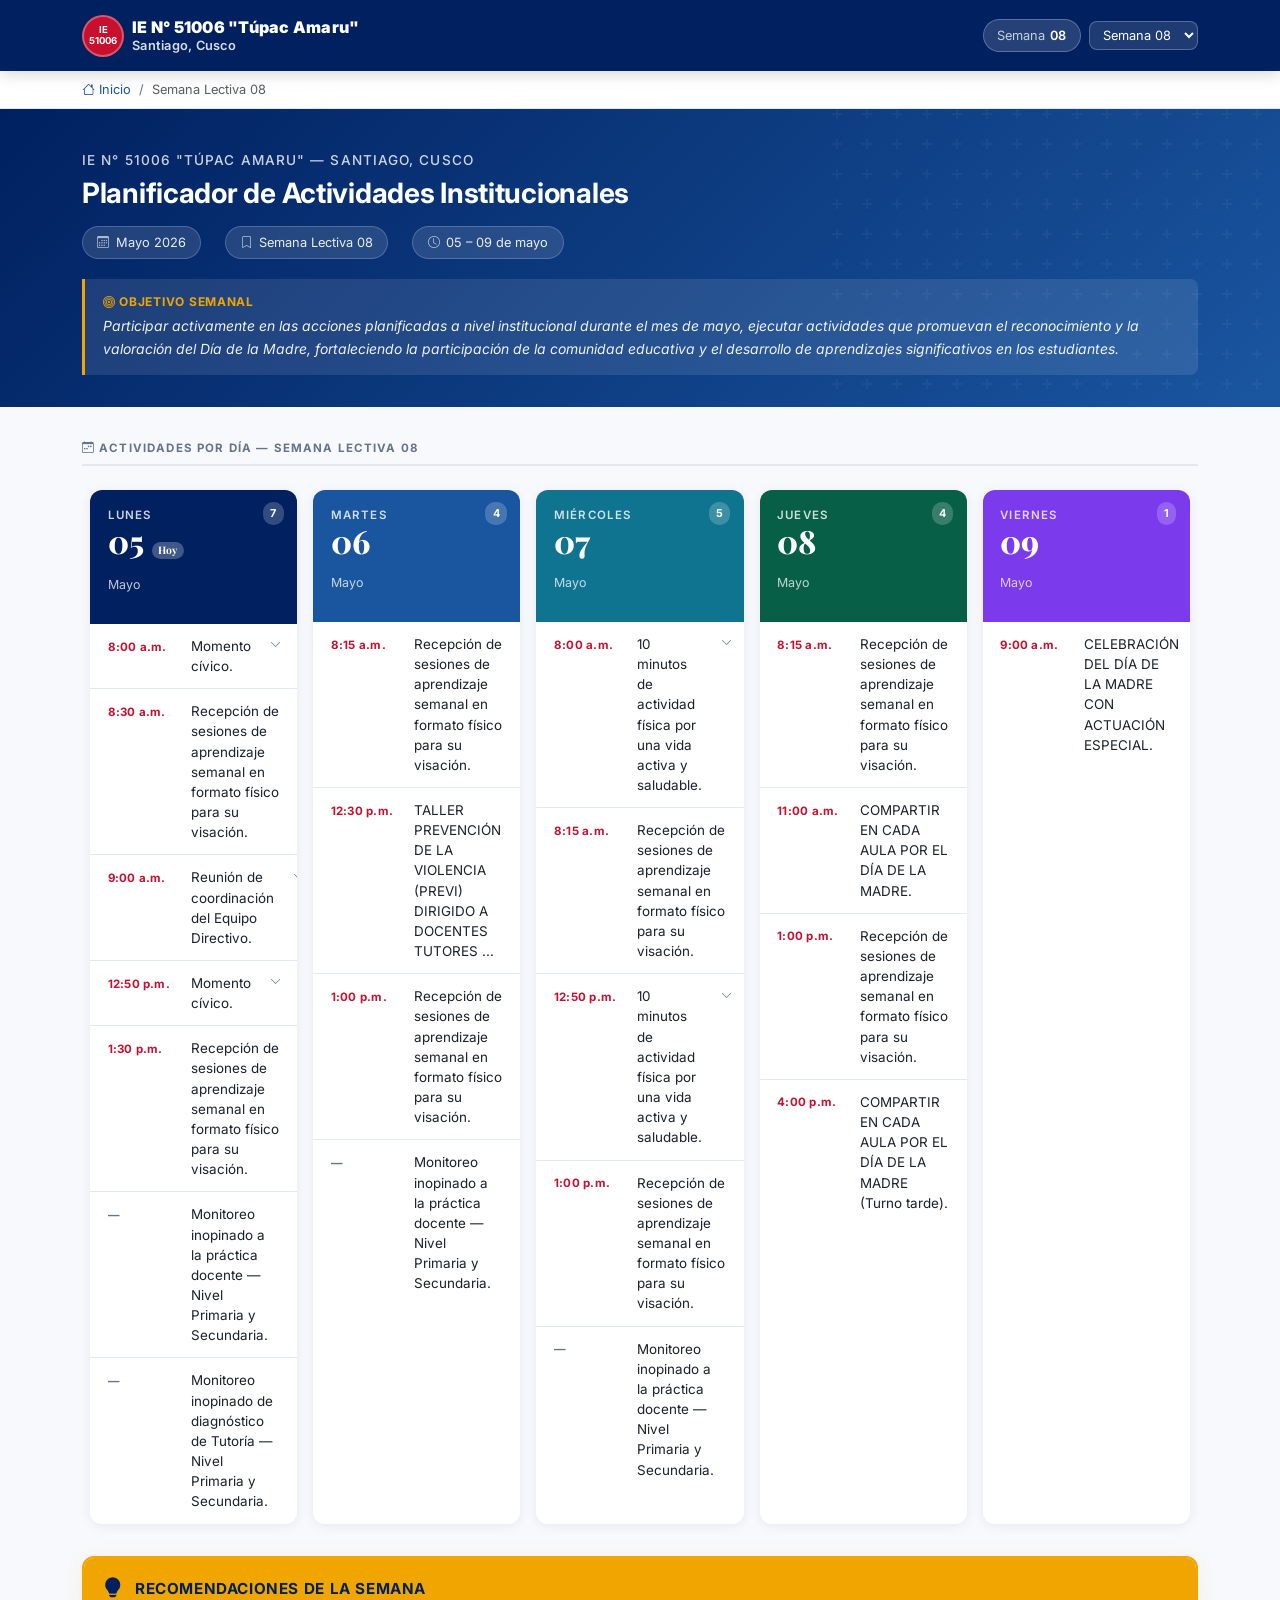
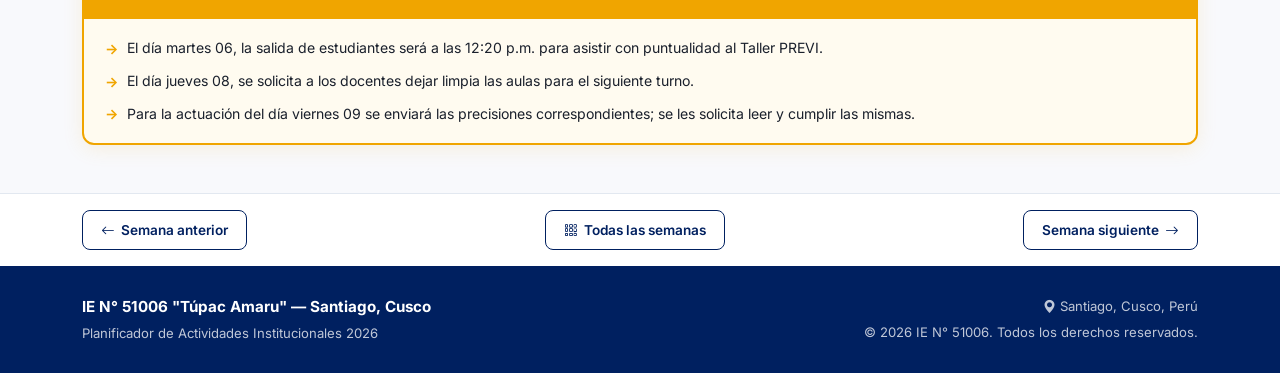
<file: semanas/semana08.html>
<!DOCTYPE html>
<html lang="es">
<head>
  <meta charset="UTF-8" />
  <meta name="viewport" content="width=device-width, initial-scale=1.0" />
  <meta name="description" content="Semana Lectiva 08 — Mayo 2026 — IE N° 51006 Túpac Amaru" />
  <title>Semana 08 | Planificador Institucional 2026</title>

  <link rel="stylesheet" href="https://cdn.jsdelivr.net/npm/bootstrap@5.3.3/dist/css/bootstrap.min.css" />
  <link rel="stylesheet" href="https://cdn.jsdelivr.net/npm/bootstrap-icons@1.11.3/font/bootstrap-icons.min.css" />
  <link rel="stylesheet" href="../css/style.css" />
  <link rel="stylesheet" href="../css/responsive.css" />
</head>
<body>

  <!-- NAVBAR -->
  <nav class="navbar-institucional navbar" aria-label="Navegación principal">
    <div class="container">
      <a class="navbar-brand d-flex align-items-center gap-2" href="../index.html">
        <div class="logo-placeholder" aria-hidden="true">IE<br>51006</div>
        <div class="navbar-brand-text">
          <strong>IE N° 51006 "Túpac Amaru"</strong>
          Santiago, Cusco
        </div>
      </a>
      <div class="d-flex align-items-center gap-2">
        <span class="semana-badge">
          <span class="badge-label">Semana</span>08
        </span>
        <select class="semana-select" id="semanaSelector" aria-label="Seleccionar semana">
          <option value="semana01.html" >Semana 01</option><option value="semana02.html" >Semana 02</option><option value="semana03.html" >Semana 03</option><option value="semana04.html" >Semana 04</option><option value="semana05.html" >Semana 05</option><option value="semana06.html" >Semana 06</option><option value="semana07.html" >Semana 07</option><option value="semana08.html" selected>Semana 08</option><option value="semana09.html" >Semana 09</option><option value="semana10.html" >Semana 10</option><option value="semana11.html" >Semana 11</option><option value="semana12.html" >Semana 12</option>
        </select>
      </div>
    </div>
  </nav>

  <!-- BREADCRUMB -->
  <div class="breadcrumb-bar" aria-label="Ruta de navegación">
    <div class="container">
      <nav aria-label="breadcrumb">
        <ol class="breadcrumb">
          <li class="breadcrumb-item"><a href="../index.html"><i class="bi bi-house me-1"></i>Inicio</a></li>
          <li class="breadcrumb-item active" aria-current="page">Semana Lectiva 08</li>
        </ol>
      </nav>
    </div>
  </div>

  <!-- HEADER -->
  <header class="header-institucional">
    <div class="container">
      <p class="nombre-ie">IE N° 51006 "Túpac Amaru" — Santiago, Cusco</p>
      <h1>Planificador de Actividades Institucionales</h1>
      <div class="header-meta">
        <span class="meta-chip"><i class="bi bi-calendar3"></i> Mayo 2026</span>
        <span class="meta-chip"><i class="bi bi-bookmark"></i> Semana Lectiva 08</span>
        <span class="meta-chip"><i class="bi bi-clock"></i> 05 – 09 de mayo</span>
      </div>
      <div class="objetivo-banner" role="note">
        <strong><i class="bi bi-bullseye me-1"></i>Objetivo semanal</strong>
        Participar activamente en las acciones planificadas a nivel institucional durante el mes de mayo, ejecutar actividades que promuevan el reconocimiento y la valoración del Día de la Madre, fortaleciendo la participación de la comunidad educativa y el desarrollo de aprendizajes significativos en los estudiantes.
      </div>
    </div>
  </header>

  <!-- CONTENIDO PRINCIPAL -->
  <main id="contenido" class="main-content">
    <div class="container">
      <p class="section-label"><i class="bi bi-calendar-week me-1"></i>Actividades por día — Semana Lectiva 08</p>

      <!-- GRID DE DÍAS -->
      <div class="row grid-dias g-0 mb-4" role="list" aria-label="Días de la semana">
        
        <div class="col-dia" role="listitem">
          <article class="card-dia" aria-label="Actividades del LUNES 05">
            <div class="card-dia-header lunes">
              <span class="actividad-count">7</span>
              <p class="dia-nombre">LUNES</p>
              <p class="dia-numero" data-dia-fecha="05">05</p>
              <p class="dia-mes">Mayo</p>
            </div>
            
          <div class="accordion card-dia-body" id="acc_s08_d0" role="list">
            
              <div class="actividad-item">
                <button class="actividad-btn" type="button"
                        data-bs-toggle="collapse"
                        data-bs-target="#acc_s08_d0_act0"
                        aria-expanded="false"
                        aria-controls="acc_s08_d0_act0">
                  <span class="actividad-hora">8:00 a.m.</span>
                  <span class="actividad-texto">Momento cívico.</span>
                  <i class="bi bi-chevron-down btn-expand-icon" aria-hidden="true"></i>
                </button>
                <div id="acc_s08_d0_act0" class="actividad-collapse collapse" data-bs-parent="#acc_s08_d0">
                  <p class="mb-1">Momento cívico.</p>
                  <div class="actividad-responsable"><i class="bi bi-person-fill"></i> Prof. TORRES MACOTELA, Fanny — 4to B, Secundaria</div>
                </div>
              </div>
              <div class="actividad-item">
                <div class="actividad-btn no-accordion">
                  <span class="actividad-hora">8:30 a.m.</span>
                  <span class="actividad-texto">Recepción de sesiones de aprendizaje semanal en formato físico para su visación.</span>
                </div>
              </div>
              <div class="actividad-item">
                <button class="actividad-btn" type="button"
                        data-bs-toggle="collapse"
                        data-bs-target="#acc_s08_d0_act2"
                        aria-expanded="false"
                        aria-controls="acc_s08_d0_act2">
                  <span class="actividad-hora">9:00 a.m.</span>
                  <span class="actividad-texto">Reunión de coordinación del Equipo Directivo.</span>
                  <i class="bi bi-chevron-down btn-expand-icon" aria-hidden="true"></i>
                </button>
                <div id="acc_s08_d0_act2" class="actividad-collapse collapse" data-bs-parent="#acc_s08_d0">
                  <p class="mb-1">Reunión de coordinación del Equipo Directivo.</p>
                  <div class="actividad-responsable"><i class="bi bi-person-fill"></i> Equipo Directivo</div>
                </div>
              </div>
              <div class="actividad-item">
                <button class="actividad-btn" type="button"
                        data-bs-toggle="collapse"
                        data-bs-target="#acc_s08_d0_act3"
                        aria-expanded="false"
                        aria-controls="acc_s08_d0_act3">
                  <span class="actividad-hora">12:50 p.m.</span>
                  <span class="actividad-texto">Momento cívico.</span>
                  <i class="bi bi-chevron-down btn-expand-icon" aria-hidden="true"></i>
                </button>
                <div id="acc_s08_d0_act3" class="actividad-collapse collapse" data-bs-parent="#acc_s08_d0">
                  <p class="mb-1">Momento cívico.</p>
                  <div class="actividad-responsable"><i class="bi bi-person-fill"></i> Prof. GUTIERREZ RAMIREZ, Martha Virginia — 2do D, Secundaria</div>
                </div>
              </div>
              <div class="actividad-item">
                <div class="actividad-btn no-accordion">
                  <span class="actividad-hora">1:30 p.m.</span>
                  <span class="actividad-texto">Recepción de sesiones de aprendizaje semanal en formato físico para su visación.</span>
                </div>
              </div>
              <div class="actividad-item">
                <div class="actividad-btn no-accordion">
                  <span class="actividad-hora no-hora">—</span>
                  <span class="actividad-texto">Monitoreo inopinado a la práctica docente — Nivel Primaria y Secundaria.</span>
                </div>
              </div>
              <div class="actividad-item">
                <div class="actividad-btn no-accordion">
                  <span class="actividad-hora no-hora">—</span>
                  <span class="actividad-texto">Monitoreo inopinado de diagnóstico de Tutoría — Nivel Primaria y Secundaria.</span>
                </div>
              </div>
          </div>
          </article>
        </div>
        <div class="col-dia" role="listitem">
          <article class="card-dia" aria-label="Actividades del MARTES 06">
            <div class="card-dia-header martes">
              <span class="actividad-count">4</span>
              <p class="dia-nombre">MARTES</p>
              <p class="dia-numero" data-dia-fecha="06">06</p>
              <p class="dia-mes">Mayo</p>
            </div>
            
          <div class="accordion card-dia-body" id="acc_s08_d1" role="list">
            
              <div class="actividad-item">
                <div class="actividad-btn no-accordion">
                  <span class="actividad-hora">8:15 a.m.</span>
                  <span class="actividad-texto">Recepción de sesiones de aprendizaje semanal en formato físico para su visación.</span>
                </div>
              </div>
              <div class="actividad-item">
                <button class="actividad-btn" type="button"
                        data-bs-toggle="collapse"
                        data-bs-target="#acc_s08_d1_act1"
                        aria-expanded="false"
                        aria-controls="acc_s08_d1_act1">
                  <span class="actividad-hora">12:30 p.m.</span>
                  <span class="actividad-texto">TALLER PREVENCIÓN DE LA VIOLENCIA (PREVI) DIRIGIDO A DOCENTES TUTORES ...</span>
                  <i class="bi bi-chevron-down btn-expand-icon" aria-hidden="true"></i>
                </button>
                <div id="acc_s08_d1_act1" class="actividad-collapse collapse" data-bs-parent="#acc_s08_d1">
                  <p class="mb-1">TALLER PREVENCIÓN DE LA VIOLENCIA (PREVI) DIRIGIDO A DOCENTES TUTORES DEL NIVEL PRIMARIA Y SECUNDARIA — TURNOS MAÑANA Y TARDE.</p>
                  
                </div>
              </div>
              <div class="actividad-item">
                <div class="actividad-btn no-accordion">
                  <span class="actividad-hora">1:00 p.m.</span>
                  <span class="actividad-texto">Recepción de sesiones de aprendizaje semanal en formato físico para su visación.</span>
                </div>
              </div>
              <div class="actividad-item">
                <div class="actividad-btn no-accordion">
                  <span class="actividad-hora no-hora">—</span>
                  <span class="actividad-texto">Monitoreo inopinado a la práctica docente — Nivel Primaria y Secundaria.</span>
                </div>
              </div>
          </div>
          </article>
        </div>
        <div class="col-dia" role="listitem">
          <article class="card-dia" aria-label="Actividades del MIÉRCOLES 07">
            <div class="card-dia-header miercoles">
              <span class="actividad-count">5</span>
              <p class="dia-nombre">MIÉRCOLES</p>
              <p class="dia-numero" data-dia-fecha="07">07</p>
              <p class="dia-mes">Mayo</p>
            </div>
            
          <div class="accordion card-dia-body" id="acc_s08_d2" role="list">
            
              <div class="actividad-item">
                <button class="actividad-btn" type="button"
                        data-bs-toggle="collapse"
                        data-bs-target="#acc_s08_d2_act0"
                        aria-expanded="false"
                        aria-controls="acc_s08_d2_act0">
                  <span class="actividad-hora">8:00 a.m.</span>
                  <span class="actividad-texto">10 minutos de actividad física por una vida activa y saludable.</span>
                  <i class="bi bi-chevron-down btn-expand-icon" aria-hidden="true"></i>
                </button>
                <div id="acc_s08_d2_act0" class="actividad-collapse collapse" data-bs-parent="#acc_s08_d2">
                  <p class="mb-1">10 minutos de actividad física por una vida activa y saludable.</p>
                  <div class="actividad-responsable"><i class="bi bi-person-fill"></i> Prof. LONCONI HUAMAN, Wendy — 6to D, Nivel Primaria</div>
                </div>
              </div>
              <div class="actividad-item">
                <div class="actividad-btn no-accordion">
                  <span class="actividad-hora">8:15 a.m.</span>
                  <span class="actividad-texto">Recepción de sesiones de aprendizaje semanal en formato físico para su visación.</span>
                </div>
              </div>
              <div class="actividad-item">
                <button class="actividad-btn" type="button"
                        data-bs-toggle="collapse"
                        data-bs-target="#acc_s08_d2_act2"
                        aria-expanded="false"
                        aria-controls="acc_s08_d2_act2">
                  <span class="actividad-hora">12:50 p.m.</span>
                  <span class="actividad-texto">10 minutos de actividad física por una vida activa y saludable.</span>
                  <i class="bi bi-chevron-down btn-expand-icon" aria-hidden="true"></i>
                </button>
                <div id="acc_s08_d2_act2" class="actividad-collapse collapse" data-bs-parent="#acc_s08_d2">
                  <p class="mb-1">10 minutos de actividad física por una vida activa y saludable.</p>
                  <div class="actividad-responsable"><i class="bi bi-person-fill"></i> Prof. VELAZQUEZ HUMPIRE, Cesar — 6to A, Nivel Primaria</div>
                </div>
              </div>
              <div class="actividad-item">
                <div class="actividad-btn no-accordion">
                  <span class="actividad-hora">1:00 p.m.</span>
                  <span class="actividad-texto">Recepción de sesiones de aprendizaje semanal en formato físico para su visación.</span>
                </div>
              </div>
              <div class="actividad-item">
                <div class="actividad-btn no-accordion">
                  <span class="actividad-hora no-hora">—</span>
                  <span class="actividad-texto">Monitoreo inopinado a la práctica docente — Nivel Primaria y Secundaria.</span>
                </div>
              </div>
          </div>
          </article>
        </div>
        <div class="col-dia" role="listitem">
          <article class="card-dia" aria-label="Actividades del JUEVES 08">
            <div class="card-dia-header jueves">
              <span class="actividad-count">4</span>
              <p class="dia-nombre">JUEVES</p>
              <p class="dia-numero" data-dia-fecha="08">08</p>
              <p class="dia-mes">Mayo</p>
            </div>
            
          <div class="accordion card-dia-body" id="acc_s08_d3" role="list">
            
              <div class="actividad-item">
                <div class="actividad-btn no-accordion">
                  <span class="actividad-hora">8:15 a.m.</span>
                  <span class="actividad-texto">Recepción de sesiones de aprendizaje semanal en formato físico para su visación.</span>
                </div>
              </div>
              <div class="actividad-item">
                <div class="actividad-btn no-accordion">
                  <span class="actividad-hora">11:00 a.m.</span>
                  <span class="actividad-texto">COMPARTIR EN CADA AULA POR EL DÍA DE LA MADRE.</span>
                </div>
              </div>
              <div class="actividad-item">
                <div class="actividad-btn no-accordion">
                  <span class="actividad-hora">1:00 p.m.</span>
                  <span class="actividad-texto">Recepción de sesiones de aprendizaje semanal en formato físico para su visación.</span>
                </div>
              </div>
              <div class="actividad-item">
                <div class="actividad-btn no-accordion">
                  <span class="actividad-hora">4:00 p.m.</span>
                  <span class="actividad-texto">COMPARTIR EN CADA AULA POR EL DÍA DE LA MADRE (Turno tarde).</span>
                </div>
              </div>
          </div>
          </article>
        </div>
        <div class="col-dia" role="listitem">
          <article class="card-dia" aria-label="Actividades del VIERNES 09">
            <div class="card-dia-header viernes">
              <span class="actividad-count">1</span>
              <p class="dia-nombre">VIERNES</p>
              <p class="dia-numero" data-dia-fecha="09">09</p>
              <p class="dia-mes">Mayo</p>
            </div>
            
          <div class="accordion card-dia-body" id="acc_s08_d4" role="list">
            
              <div class="actividad-item">
                <div class="actividad-btn no-accordion">
                  <span class="actividad-hora">9:00 a.m.</span>
                  <span class="actividad-texto">CELEBRACIÓN DEL DÍA DE LA MADRE CON ACTUACIÓN ESPECIAL.</span>
                </div>
              </div>
          </div>
          </article>
        </div>
      </div>

      <!-- RECOMENDACIONES -->
      
      <section class="card-recomendaciones" aria-labelledby="rec-title">
        <div class="rec-header">
          <i class="bi bi-lightbulb-fill fs-5" aria-hidden="true"></i>
          <span id="rec-title">Recomendaciones de la semana</span>
        </div>
        <div class="rec-body">
          <ul class="rec-items">
            <li>El día martes 06, la salida de estudiantes será a las 12:20 p.m. para asistir con puntualidad al Taller PREVI.</li><li>El día jueves 08, se solicita a los docentes dejar limpia las aulas para el siguiente turno.</li><li>Para la actuación del día viernes 09 se enviará las precisiones correspondientes; se les solicita leer y cumplir las mismas.</li>
          </ul>
        </div>
      </section>
    </div>
  </main>

  <!-- NAVEGACIÓN ENTRE SEMANAS -->
  <nav class="nav-semanas" aria-label="Navegación entre semanas">
    <div class="container d-flex justify-content-between align-items-center flex-wrap gap-2">
      <a href="semana07.html" class="btn-nav-semana " aria-label="Semana anterior">
        <i class="bi bi-arrow-left"></i> Semana anterior
      </a>
      <a href="../index.html" class="btn-nav-semana">
        <i class="bi bi-grid-3x3-gap"></i> Todas las semanas
      </a>
      <a href="semana09.html" class="btn-nav-semana " aria-label="Semana siguiente">
        Semana siguiente <i class="bi bi-arrow-right"></i>
      </a>
    </div>
  </nav>

  <!-- FOOTER -->
  <footer class="footer-institucional" role="contentinfo">
    <div class="container">
      <div class="row align-items-center">
        <div class="col-md-6 mb-2 mb-md-0">
          <p class="footer-nombre mb-0">IE N° 51006 "Túpac Amaru" — Santiago, Cusco</p>
          <p class="mb-0 mt-1">Planificador de Actividades Institucionales 2026</p>
        </div>
        <div class="col-md-6 text-md-end">
          <p class="mb-0"><i class="bi bi-geo-alt-fill me-1"></i>Santiago, Cusco, Perú</p>
          <p class="mb-0 mt-1">&copy; <span class="footer-year"></span> IE N° 51006. Todos los derechos reservados.</p>
        </div>
      </div>
    </div>
  </footer>

  <script src="https://cdn.jsdelivr.net/npm/bootstrap@5.3.3/dist/js/bootstrap.bundle.min.js"></script>
  <script src="../js/app.js"></script>
</body>
</html>
</file>
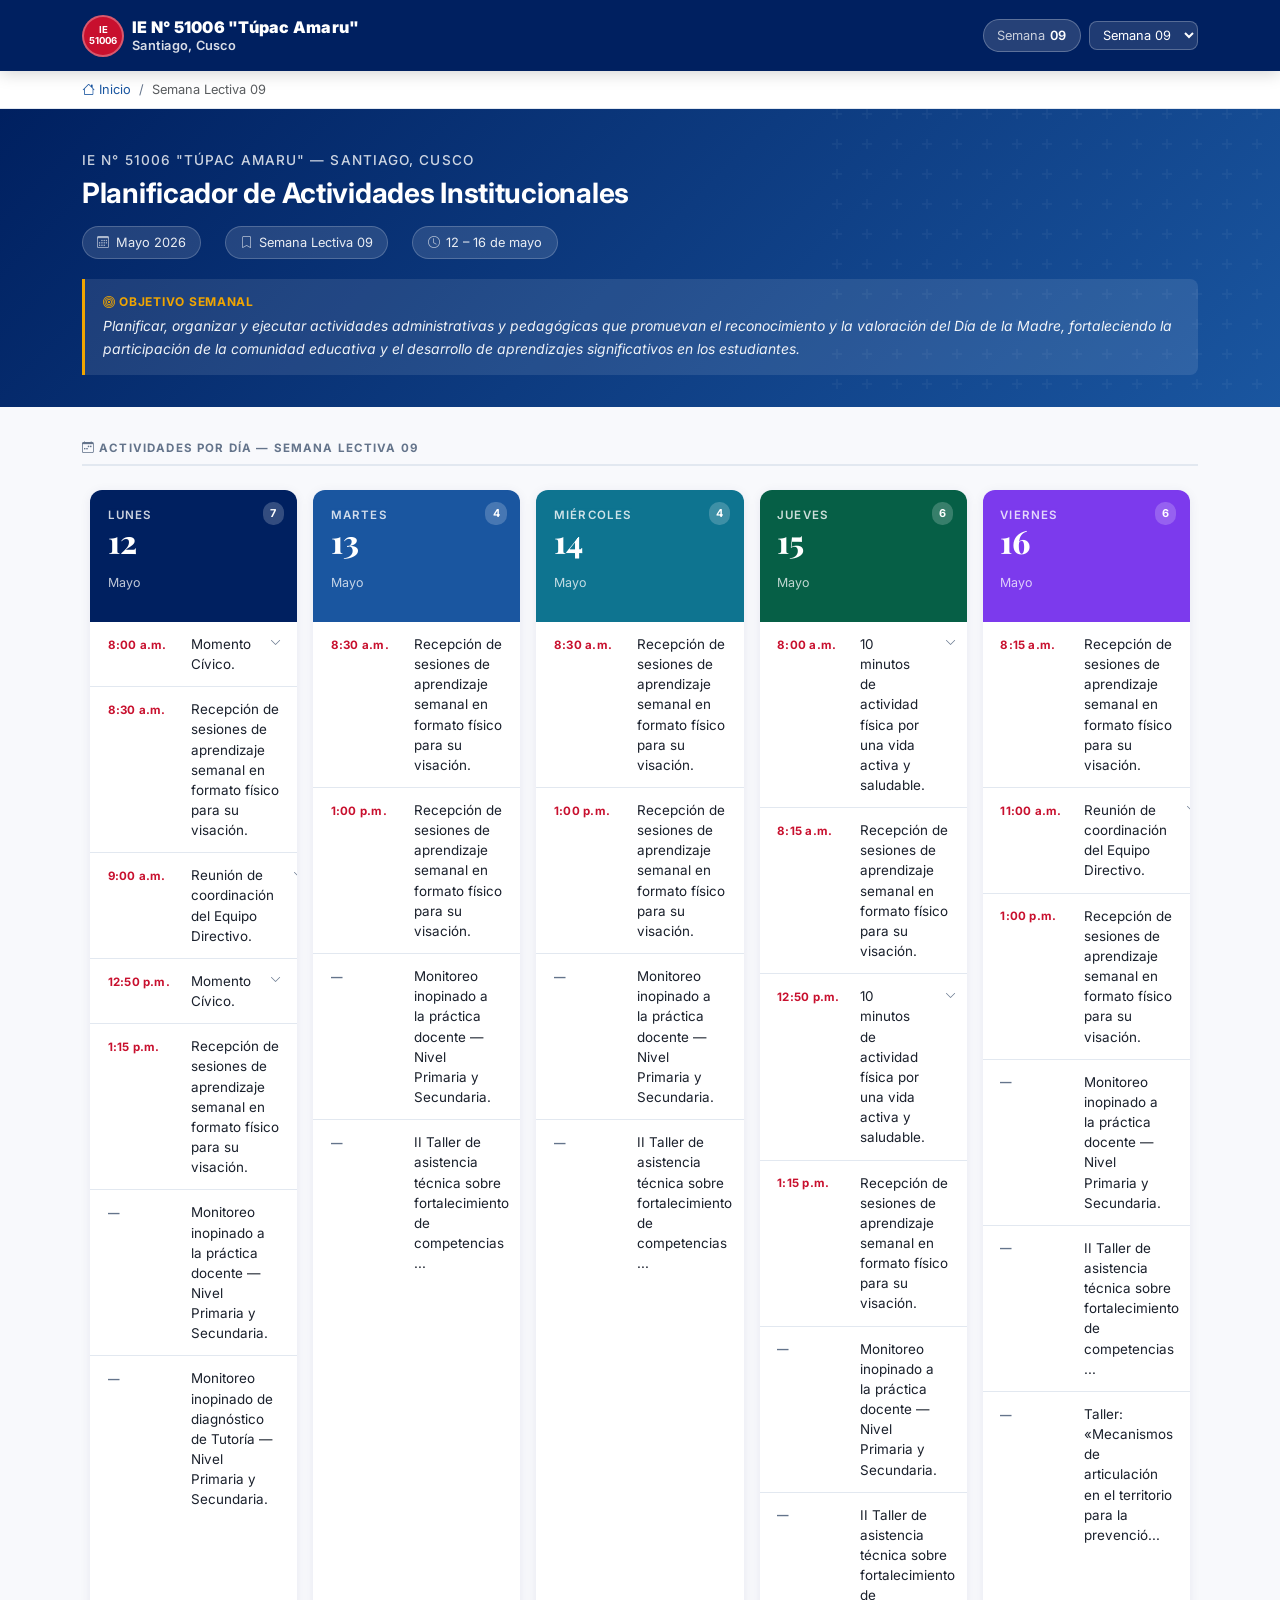
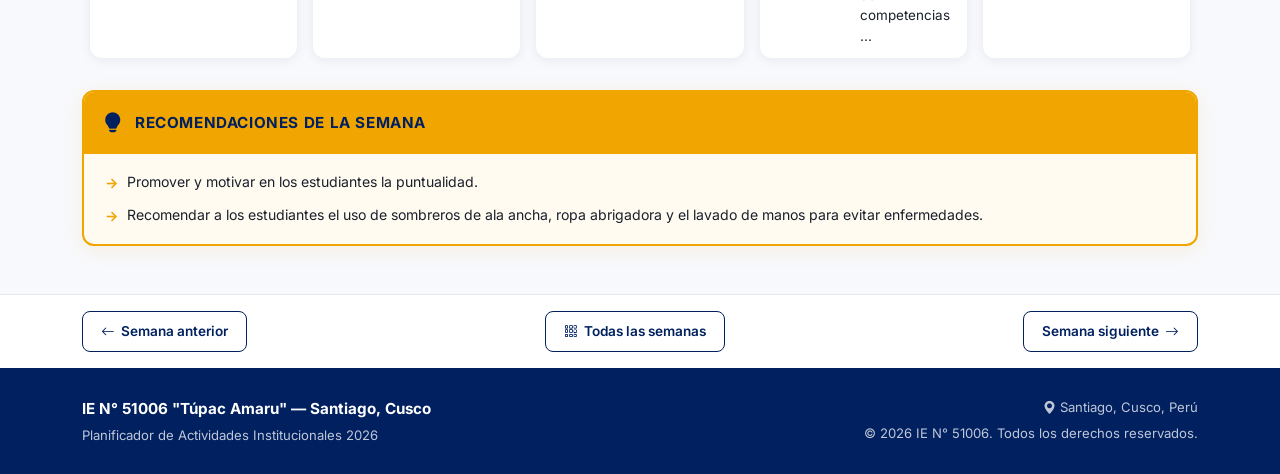
<file: semanas/semana09.html>
<!DOCTYPE html>
<html lang="es">
<head>
  <meta charset="UTF-8" />
  <meta name="viewport" content="width=device-width, initial-scale=1.0" />
  <meta name="description" content="Semana Lectiva 09 — Mayo 2026 — IE N° 51006 Túpac Amaru" />
  <title>Semana 09 | Planificador Institucional 2026</title>

  <link rel="stylesheet" href="https://cdn.jsdelivr.net/npm/bootstrap@5.3.3/dist/css/bootstrap.min.css" />
  <link rel="stylesheet" href="https://cdn.jsdelivr.net/npm/bootstrap-icons@1.11.3/font/bootstrap-icons.min.css" />
  <link rel="stylesheet" href="../css/style.css" />
  <link rel="stylesheet" href="../css/responsive.css" />
</head>
<body>

  <!-- NAVBAR -->
  <nav class="navbar-institucional navbar" aria-label="Navegación principal">
    <div class="container">
      <a class="navbar-brand d-flex align-items-center gap-2" href="../index.html">
        <div class="logo-placeholder" aria-hidden="true">IE<br>51006</div>
        <div class="navbar-brand-text">
          <strong>IE N° 51006 "Túpac Amaru"</strong>
          Santiago, Cusco
        </div>
      </a>
      <div class="d-flex align-items-center gap-2">
        <span class="semana-badge">
          <span class="badge-label">Semana</span>09
        </span>
        <select class="semana-select" id="semanaSelector" aria-label="Seleccionar semana">
          <option value="semana01.html" >Semana 01</option><option value="semana02.html" >Semana 02</option><option value="semana03.html" >Semana 03</option><option value="semana04.html" >Semana 04</option><option value="semana05.html" >Semana 05</option><option value="semana06.html" >Semana 06</option><option value="semana07.html" >Semana 07</option><option value="semana08.html" >Semana 08</option><option value="semana09.html" selected>Semana 09</option><option value="semana10.html" >Semana 10</option><option value="semana11.html" >Semana 11</option><option value="semana12.html" >Semana 12</option>
        </select>
      </div>
    </div>
  </nav>

  <!-- BREADCRUMB -->
  <div class="breadcrumb-bar" aria-label="Ruta de navegación">
    <div class="container">
      <nav aria-label="breadcrumb">
        <ol class="breadcrumb">
          <li class="breadcrumb-item"><a href="../index.html"><i class="bi bi-house me-1"></i>Inicio</a></li>
          <li class="breadcrumb-item active" aria-current="page">Semana Lectiva 09</li>
        </ol>
      </nav>
    </div>
  </div>

  <!-- HEADER -->
  <header class="header-institucional">
    <div class="container">
      <p class="nombre-ie">IE N° 51006 "Túpac Amaru" — Santiago, Cusco</p>
      <h1>Planificador de Actividades Institucionales</h1>
      <div class="header-meta">
        <span class="meta-chip"><i class="bi bi-calendar3"></i> Mayo 2026</span>
        <span class="meta-chip"><i class="bi bi-bookmark"></i> Semana Lectiva 09</span>
        <span class="meta-chip"><i class="bi bi-clock"></i> 12 – 16 de mayo</span>
      </div>
      <div class="objetivo-banner" role="note">
        <strong><i class="bi bi-bullseye me-1"></i>Objetivo semanal</strong>
        Planificar, organizar y ejecutar actividades administrativas y pedagógicas que promuevan el reconocimiento y la valoración del Día de la Madre, fortaleciendo la participación de la comunidad educativa y el desarrollo de aprendizajes significativos en los estudiantes.
      </div>
    </div>
  </header>

  <!-- CONTENIDO PRINCIPAL -->
  <main id="contenido" class="main-content">
    <div class="container">
      <p class="section-label"><i class="bi bi-calendar-week me-1"></i>Actividades por día — Semana Lectiva 09</p>

      <!-- GRID DE DÍAS -->
      <div class="row grid-dias g-0 mb-4" role="list" aria-label="Días de la semana">
        
        <div class="col-dia" role="listitem">
          <article class="card-dia" aria-label="Actividades del LUNES 12">
            <div class="card-dia-header lunes">
              <span class="actividad-count">7</span>
              <p class="dia-nombre">LUNES</p>
              <p class="dia-numero" data-dia-fecha="12">12</p>
              <p class="dia-mes">Mayo</p>
            </div>
            
          <div class="accordion card-dia-body" id="acc_s09_d0" role="list">
            
              <div class="actividad-item">
                <button class="actividad-btn" type="button"
                        data-bs-toggle="collapse"
                        data-bs-target="#acc_s09_d0_act0"
                        aria-expanded="false"
                        aria-controls="acc_s09_d0_act0">
                  <span class="actividad-hora">8:00 a.m.</span>
                  <span class="actividad-texto">Momento Cívico.</span>
                  <i class="bi bi-chevron-down btn-expand-icon" aria-hidden="true"></i>
                </button>
                <div id="acc_s09_d0_act0" class="actividad-collapse collapse" data-bs-parent="#acc_s09_d0">
                  <p class="mb-1">Momento Cívico.</p>
                  <div class="actividad-responsable"><i class="bi bi-person-fill"></i> Prof. YAÑEZ MARTINEZ, Rubén Cirilo — 4to C, Secundaria</div>
                </div>
              </div>
              <div class="actividad-item">
                <div class="actividad-btn no-accordion">
                  <span class="actividad-hora">8:30 a.m.</span>
                  <span class="actividad-texto">Recepción de sesiones de aprendizaje semanal en formato físico para su visación.</span>
                </div>
              </div>
              <div class="actividad-item">
                <button class="actividad-btn" type="button"
                        data-bs-toggle="collapse"
                        data-bs-target="#acc_s09_d0_act2"
                        aria-expanded="false"
                        aria-controls="acc_s09_d0_act2">
                  <span class="actividad-hora">9:00 a.m.</span>
                  <span class="actividad-texto">Reunión de coordinación del Equipo Directivo.</span>
                  <i class="bi bi-chevron-down btn-expand-icon" aria-hidden="true"></i>
                </button>
                <div id="acc_s09_d0_act2" class="actividad-collapse collapse" data-bs-parent="#acc_s09_d0">
                  <p class="mb-1">Reunión de coordinación del Equipo Directivo.</p>
                  <div class="actividad-responsable"><i class="bi bi-person-fill"></i> Equipo Directivo</div>
                </div>
              </div>
              <div class="actividad-item">
                <button class="actividad-btn" type="button"
                        data-bs-toggle="collapse"
                        data-bs-target="#acc_s09_d0_act3"
                        aria-expanded="false"
                        aria-controls="acc_s09_d0_act3">
                  <span class="actividad-hora">12:50 p.m.</span>
                  <span class="actividad-texto">Momento Cívico.</span>
                  <i class="bi bi-chevron-down btn-expand-icon" aria-hidden="true"></i>
                </button>
                <div id="acc_s09_d0_act3" class="actividad-collapse collapse" data-bs-parent="#acc_s09_d0">
                  <p class="mb-1">Momento Cívico.</p>
                  <div class="actividad-responsable"><i class="bi bi-person-fill"></i> Prof. GONZALES VARGAS, Wilbert — 1ro A, Secundaria</div>
                </div>
              </div>
              <div class="actividad-item">
                <div class="actividad-btn no-accordion">
                  <span class="actividad-hora">1:15 p.m.</span>
                  <span class="actividad-texto">Recepción de sesiones de aprendizaje semanal en formato físico para su visación.</span>
                </div>
              </div>
              <div class="actividad-item">
                <div class="actividad-btn no-accordion">
                  <span class="actividad-hora no-hora">—</span>
                  <span class="actividad-texto">Monitoreo inopinado a la práctica docente — Nivel Primaria y Secundaria.</span>
                </div>
              </div>
              <div class="actividad-item">
                <div class="actividad-btn no-accordion">
                  <span class="actividad-hora no-hora">—</span>
                  <span class="actividad-texto">Monitoreo inopinado de diagnóstico de Tutoría — Nivel Primaria y Secundaria.</span>
                </div>
              </div>
          </div>
          </article>
        </div>
        <div class="col-dia" role="listitem">
          <article class="card-dia" aria-label="Actividades del MARTES 13">
            <div class="card-dia-header martes">
              <span class="actividad-count">4</span>
              <p class="dia-nombre">MARTES</p>
              <p class="dia-numero" data-dia-fecha="13">13</p>
              <p class="dia-mes">Mayo</p>
            </div>
            
          <div class="accordion card-dia-body" id="acc_s09_d1" role="list">
            
              <div class="actividad-item">
                <div class="actividad-btn no-accordion">
                  <span class="actividad-hora">8:30 a.m.</span>
                  <span class="actividad-texto">Recepción de sesiones de aprendizaje semanal en formato físico para su visación.</span>
                </div>
              </div>
              <div class="actividad-item">
                <div class="actividad-btn no-accordion">
                  <span class="actividad-hora">1:00 p.m.</span>
                  <span class="actividad-texto">Recepción de sesiones de aprendizaje semanal en formato físico para su visación.</span>
                </div>
              </div>
              <div class="actividad-item">
                <div class="actividad-btn no-accordion">
                  <span class="actividad-hora no-hora">—</span>
                  <span class="actividad-texto">Monitoreo inopinado a la práctica docente — Nivel Primaria y Secundaria.</span>
                </div>
              </div>
              <div class="actividad-item">
                <button class="actividad-btn" type="button"
                        data-bs-toggle="collapse"
                        data-bs-target="#acc_s09_d1_act3"
                        aria-expanded="false"
                        aria-controls="acc_s09_d1_act3">
                  <span class="actividad-hora no-hora">—</span>
                  <span class="actividad-texto">II Taller de asistencia técnica sobre fortalecimiento de competencias ...</span>
                  <i class="bi bi-chevron-down btn-expand-icon" aria-hidden="true"></i>
                </button>
                <div id="acc_s09_d1_act3" class="actividad-collapse collapse" data-bs-parent="#acc_s09_d1">
                  <p class="mb-1">II Taller de asistencia técnica sobre fortalecimiento de competencias profesionales en Gestión Escolar dirigido a directivos de IE.</p>
                  
                </div>
              </div>
          </div>
          </article>
        </div>
        <div class="col-dia" role="listitem">
          <article class="card-dia" aria-label="Actividades del MIÉRCOLES 14">
            <div class="card-dia-header miercoles">
              <span class="actividad-count">4</span>
              <p class="dia-nombre">MIÉRCOLES</p>
              <p class="dia-numero" data-dia-fecha="14">14</p>
              <p class="dia-mes">Mayo</p>
            </div>
            
          <div class="accordion card-dia-body" id="acc_s09_d2" role="list">
            
              <div class="actividad-item">
                <div class="actividad-btn no-accordion">
                  <span class="actividad-hora">8:30 a.m.</span>
                  <span class="actividad-texto">Recepción de sesiones de aprendizaje semanal en formato físico para su visación.</span>
                </div>
              </div>
              <div class="actividad-item">
                <div class="actividad-btn no-accordion">
                  <span class="actividad-hora">1:00 p.m.</span>
                  <span class="actividad-texto">Recepción de sesiones de aprendizaje semanal en formato físico para su visación.</span>
                </div>
              </div>
              <div class="actividad-item">
                <div class="actividad-btn no-accordion">
                  <span class="actividad-hora no-hora">—</span>
                  <span class="actividad-texto">Monitoreo inopinado a la práctica docente — Nivel Primaria y Secundaria.</span>
                </div>
              </div>
              <div class="actividad-item">
                <button class="actividad-btn" type="button"
                        data-bs-toggle="collapse"
                        data-bs-target="#acc_s09_d2_act3"
                        aria-expanded="false"
                        aria-controls="acc_s09_d2_act3">
                  <span class="actividad-hora no-hora">—</span>
                  <span class="actividad-texto">II Taller de asistencia técnica sobre fortalecimiento de competencias ...</span>
                  <i class="bi bi-chevron-down btn-expand-icon" aria-hidden="true"></i>
                </button>
                <div id="acc_s09_d2_act3" class="actividad-collapse collapse" data-bs-parent="#acc_s09_d2">
                  <p class="mb-1">II Taller de asistencia técnica sobre fortalecimiento de competencias profesionales en Gestión Escolar dirigido a directivos de IE.</p>
                  
                </div>
              </div>
          </div>
          </article>
        </div>
        <div class="col-dia" role="listitem">
          <article class="card-dia" aria-label="Actividades del JUEVES 15">
            <div class="card-dia-header jueves">
              <span class="actividad-count">6</span>
              <p class="dia-nombre">JUEVES</p>
              <p class="dia-numero" data-dia-fecha="15">15</p>
              <p class="dia-mes">Mayo</p>
            </div>
            
          <div class="accordion card-dia-body" id="acc_s09_d3" role="list">
            
              <div class="actividad-item">
                <button class="actividad-btn" type="button"
                        data-bs-toggle="collapse"
                        data-bs-target="#acc_s09_d3_act0"
                        aria-expanded="false"
                        aria-controls="acc_s09_d3_act0">
                  <span class="actividad-hora">8:00 a.m.</span>
                  <span class="actividad-texto">10 minutos de actividad física por una vida activa y saludable.</span>
                  <i class="bi bi-chevron-down btn-expand-icon" aria-hidden="true"></i>
                </button>
                <div id="acc_s09_d3_act0" class="actividad-collapse collapse" data-bs-parent="#acc_s09_d3">
                  <p class="mb-1">10 minutos de actividad física por una vida activa y saludable.</p>
                  <div class="actividad-responsable"><i class="bi bi-person-fill"></i> Prof. HUILLCA GAMBOA, Luisa — 5to B, Secundaria</div>
                </div>
              </div>
              <div class="actividad-item">
                <div class="actividad-btn no-accordion">
                  <span class="actividad-hora">8:15 a.m.</span>
                  <span class="actividad-texto">Recepción de sesiones de aprendizaje semanal en formato físico para su visación.</span>
                </div>
              </div>
              <div class="actividad-item">
                <button class="actividad-btn" type="button"
                        data-bs-toggle="collapse"
                        data-bs-target="#acc_s09_d3_act2"
                        aria-expanded="false"
                        aria-controls="acc_s09_d3_act2">
                  <span class="actividad-hora">12:50 p.m.</span>
                  <span class="actividad-texto">10 minutos de actividad física por una vida activa y saludable.</span>
                  <i class="bi bi-chevron-down btn-expand-icon" aria-hidden="true"></i>
                </button>
                <div id="acc_s09_d3_act2" class="actividad-collapse collapse" data-bs-parent="#acc_s09_d3">
                  <p class="mb-1">10 minutos de actividad física por una vida activa y saludable.</p>
                  <div class="actividad-responsable"><i class="bi bi-person-fill"></i> Prof. CALSIN MASCO, Edgar — 3ro B, Secundaria</div>
                </div>
              </div>
              <div class="actividad-item">
                <div class="actividad-btn no-accordion">
                  <span class="actividad-hora">1:15 p.m.</span>
                  <span class="actividad-texto">Recepción de sesiones de aprendizaje semanal en formato físico para su visación.</span>
                </div>
              </div>
              <div class="actividad-item">
                <div class="actividad-btn no-accordion">
                  <span class="actividad-hora no-hora">—</span>
                  <span class="actividad-texto">Monitoreo inopinado a la práctica docente — Nivel Primaria y Secundaria.</span>
                </div>
              </div>
              <div class="actividad-item">
                <button class="actividad-btn" type="button"
                        data-bs-toggle="collapse"
                        data-bs-target="#acc_s09_d3_act5"
                        aria-expanded="false"
                        aria-controls="acc_s09_d3_act5">
                  <span class="actividad-hora no-hora">—</span>
                  <span class="actividad-texto">II Taller de asistencia técnica sobre fortalecimiento de competencias ...</span>
                  <i class="bi bi-chevron-down btn-expand-icon" aria-hidden="true"></i>
                </button>
                <div id="acc_s09_d3_act5" class="actividad-collapse collapse" data-bs-parent="#acc_s09_d3">
                  <p class="mb-1">II Taller de asistencia técnica sobre fortalecimiento de competencias profesionales en Gestión Escolar dirigido a directivos de IE.</p>
                  
                </div>
              </div>
          </div>
          </article>
        </div>
        <div class="col-dia" role="listitem">
          <article class="card-dia" aria-label="Actividades del VIERNES 16">
            <div class="card-dia-header viernes">
              <span class="actividad-count">6</span>
              <p class="dia-nombre">VIERNES</p>
              <p class="dia-numero" data-dia-fecha="16">16</p>
              <p class="dia-mes">Mayo</p>
            </div>
            
          <div class="accordion card-dia-body" id="acc_s09_d4" role="list">
            
              <div class="actividad-item">
                <div class="actividad-btn no-accordion">
                  <span class="actividad-hora">8:15 a.m.</span>
                  <span class="actividad-texto">Recepción de sesiones de aprendizaje semanal en formato físico para su visación.</span>
                </div>
              </div>
              <div class="actividad-item">
                <button class="actividad-btn" type="button"
                        data-bs-toggle="collapse"
                        data-bs-target="#acc_s09_d4_act1"
                        aria-expanded="false"
                        aria-controls="acc_s09_d4_act1">
                  <span class="actividad-hora">11:00 a.m.</span>
                  <span class="actividad-texto">Reunión de coordinación del Equipo Directivo.</span>
                  <i class="bi bi-chevron-down btn-expand-icon" aria-hidden="true"></i>
                </button>
                <div id="acc_s09_d4_act1" class="actividad-collapse collapse" data-bs-parent="#acc_s09_d4">
                  <p class="mb-1">Reunión de coordinación del Equipo Directivo.</p>
                  <div class="actividad-responsable"><i class="bi bi-person-fill"></i> Equipo Directivo</div>
                </div>
              </div>
              <div class="actividad-item">
                <div class="actividad-btn no-accordion">
                  <span class="actividad-hora">1:00 p.m.</span>
                  <span class="actividad-texto">Recepción de sesiones de aprendizaje semanal en formato físico para su visación.</span>
                </div>
              </div>
              <div class="actividad-item">
                <div class="actividad-btn no-accordion">
                  <span class="actividad-hora no-hora">—</span>
                  <span class="actividad-texto">Monitoreo inopinado a la práctica docente — Nivel Primaria y Secundaria.</span>
                </div>
              </div>
              <div class="actividad-item">
                <button class="actividad-btn" type="button"
                        data-bs-toggle="collapse"
                        data-bs-target="#acc_s09_d4_act4"
                        aria-expanded="false"
                        aria-controls="acc_s09_d4_act4">
                  <span class="actividad-hora no-hora">—</span>
                  <span class="actividad-texto">II Taller de asistencia técnica sobre fortalecimiento de competencias ...</span>
                  <i class="bi bi-chevron-down btn-expand-icon" aria-hidden="true"></i>
                </button>
                <div id="acc_s09_d4_act4" class="actividad-collapse collapse" data-bs-parent="#acc_s09_d4">
                  <p class="mb-1">II Taller de asistencia técnica sobre fortalecimiento de competencias profesionales en Gestión Escolar dirigido a directivos de IE.</p>
                  
                </div>
              </div>
              <div class="actividad-item">
                <button class="actividad-btn" type="button"
                        data-bs-toggle="collapse"
                        data-bs-target="#acc_s09_d4_act5"
                        aria-expanded="false"
                        aria-controls="acc_s09_d4_act5">
                  <span class="actividad-hora no-hora">—</span>
                  <span class="actividad-texto">Taller: «Mecanismos de articulación en el territorio para la prevenció...</span>
                  <i class="bi bi-chevron-down btn-expand-icon" aria-hidden="true"></i>
                </button>
                <div id="acc_s09_d4_act5" class="actividad-collapse collapse" data-bs-parent="#acc_s09_d4">
                  <p class="mb-1">Taller: «Mecanismos de articulación en el territorio para la prevención de la violencia sexual de niñas, niños y adolescentes» para Psicólogo y Coordinador de Tutoría.</p>
                  <div class="actividad-responsable"><i class="bi bi-person-fill"></i> Psicólogo / Coordinador de Tutoría</div>
                </div>
              </div>
          </div>
          </article>
        </div>
      </div>

      <!-- RECOMENDACIONES -->
      
      <section class="card-recomendaciones" aria-labelledby="rec-title">
        <div class="rec-header">
          <i class="bi bi-lightbulb-fill fs-5" aria-hidden="true"></i>
          <span id="rec-title">Recomendaciones de la semana</span>
        </div>
        <div class="rec-body">
          <ul class="rec-items">
            <li>Promover y motivar en los estudiantes la puntualidad.</li><li>Recomendar a los estudiantes el uso de sombreros de ala ancha, ropa abrigadora y el lavado de manos para evitar enfermedades.</li>
          </ul>
        </div>
      </section>
    </div>
  </main>

  <!-- NAVEGACIÓN ENTRE SEMANAS -->
  <nav class="nav-semanas" aria-label="Navegación entre semanas">
    <div class="container d-flex justify-content-between align-items-center flex-wrap gap-2">
      <a href="semana08.html" class="btn-nav-semana " aria-label="Semana anterior">
        <i class="bi bi-arrow-left"></i> Semana anterior
      </a>
      <a href="../index.html" class="btn-nav-semana">
        <i class="bi bi-grid-3x3-gap"></i> Todas las semanas
      </a>
      <a href="semana10.html" class="btn-nav-semana " aria-label="Semana siguiente">
        Semana siguiente <i class="bi bi-arrow-right"></i>
      </a>
    </div>
  </nav>

  <!-- FOOTER -->
  <footer class="footer-institucional" role="contentinfo">
    <div class="container">
      <div class="row align-items-center">
        <div class="col-md-6 mb-2 mb-md-0">
          <p class="footer-nombre mb-0">IE N° 51006 "Túpac Amaru" — Santiago, Cusco</p>
          <p class="mb-0 mt-1">Planificador de Actividades Institucionales 2026</p>
        </div>
        <div class="col-md-6 text-md-end">
          <p class="mb-0"><i class="bi bi-geo-alt-fill me-1"></i>Santiago, Cusco, Perú</p>
          <p class="mb-0 mt-1">&copy; <span class="footer-year"></span> IE N° 51006. Todos los derechos reservados.</p>
        </div>
      </div>
    </div>
  </footer>

  <script src="https://cdn.jsdelivr.net/npm/bootstrap@5.3.3/dist/js/bootstrap.bundle.min.js"></script>
  <script src="../js/app.js"></script>
</body>
</html>
</file>
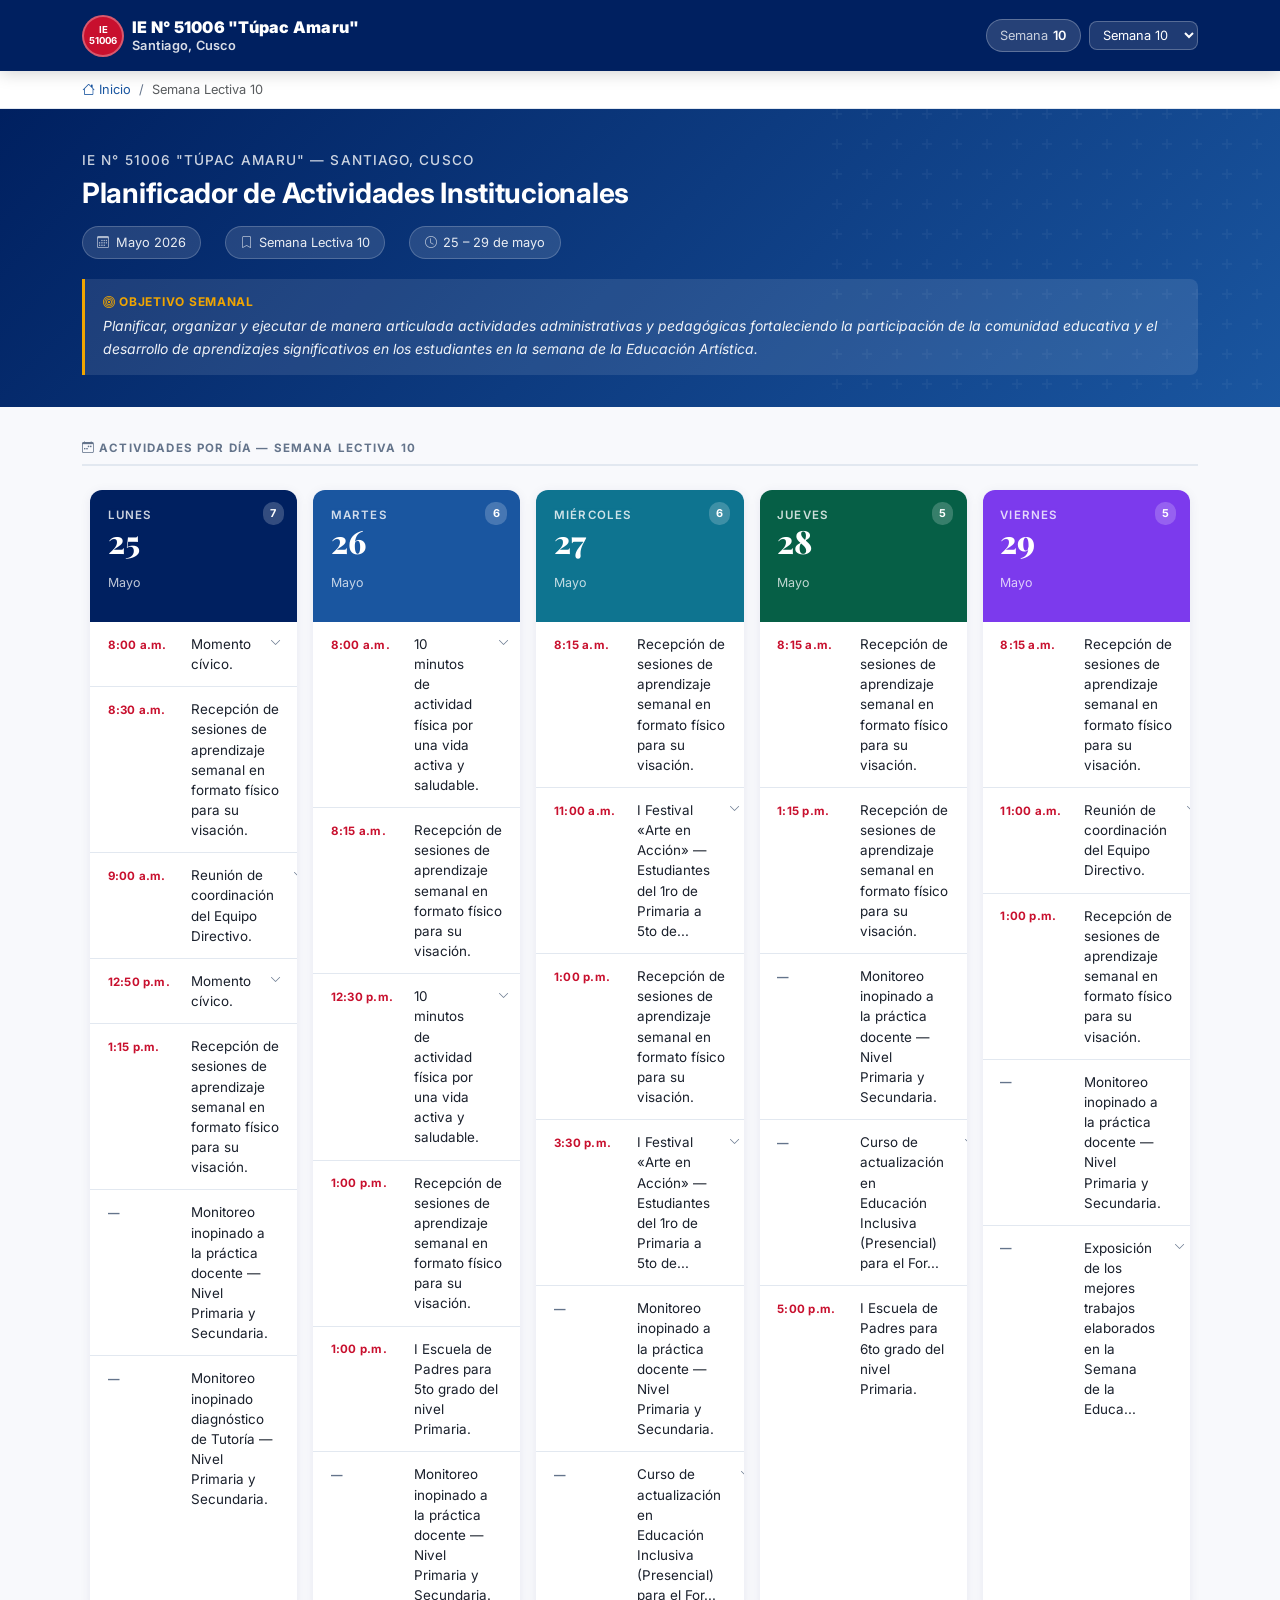
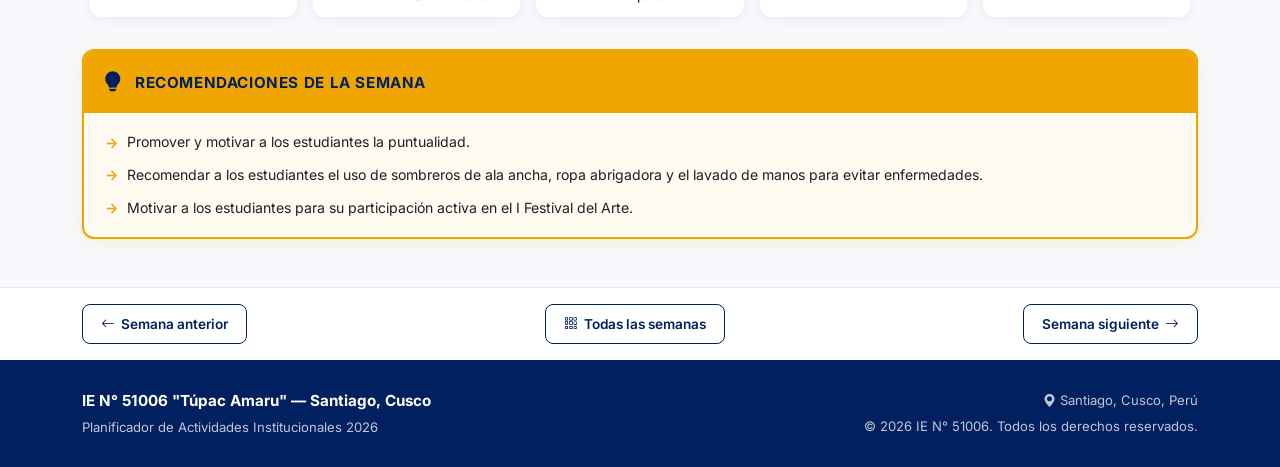
<file: semanas/semana10.html>
<!DOCTYPE html>
<html lang="es">
<head>
  <meta charset="UTF-8" />
  <meta name="viewport" content="width=device-width, initial-scale=1.0" />
  <meta name="description" content="Semana Lectiva 10 — Mayo 2026 — IE N° 51006 Túpac Amaru" />
  <title>Semana 10 | Planificador Institucional 2026</title>

  <link rel="stylesheet" href="https://cdn.jsdelivr.net/npm/bootstrap@5.3.3/dist/css/bootstrap.min.css" />
  <link rel="stylesheet" href="https://cdn.jsdelivr.net/npm/bootstrap-icons@1.11.3/font/bootstrap-icons.min.css" />
  <link rel="stylesheet" href="../css/style.css" />
  <link rel="stylesheet" href="../css/responsive.css" />
</head>
<body>

  <!-- NAVBAR -->
  <nav class="navbar-institucional navbar" aria-label="Navegación principal">
    <div class="container">
      <a class="navbar-brand d-flex align-items-center gap-2" href="../index.html">
        <div class="logo-placeholder" aria-hidden="true">IE<br>51006</div>
        <div class="navbar-brand-text">
          <strong>IE N° 51006 "Túpac Amaru"</strong>
          Santiago, Cusco
        </div>
      </a>
      <div class="d-flex align-items-center gap-2">
        <span class="semana-badge">
          <span class="badge-label">Semana</span>10
        </span>
        <select class="semana-select" id="semanaSelector" aria-label="Seleccionar semana">
          <option value="semana01.html" >Semana 01</option><option value="semana02.html" >Semana 02</option><option value="semana03.html" >Semana 03</option><option value="semana04.html" >Semana 04</option><option value="semana05.html" >Semana 05</option><option value="semana06.html" >Semana 06</option><option value="semana07.html" >Semana 07</option><option value="semana08.html" >Semana 08</option><option value="semana09.html" >Semana 09</option><option value="semana10.html" selected>Semana 10</option><option value="semana11.html" >Semana 11</option><option value="semana12.html" >Semana 12</option>
        </select>
      </div>
    </div>
  </nav>

  <!-- BREADCRUMB -->
  <div class="breadcrumb-bar" aria-label="Ruta de navegación">
    <div class="container">
      <nav aria-label="breadcrumb">
        <ol class="breadcrumb">
          <li class="breadcrumb-item"><a href="../index.html"><i class="bi bi-house me-1"></i>Inicio</a></li>
          <li class="breadcrumb-item active" aria-current="page">Semana Lectiva 10</li>
        </ol>
      </nav>
    </div>
  </div>

  <!-- HEADER -->
  <header class="header-institucional">
    <div class="container">
      <p class="nombre-ie">IE N° 51006 "Túpac Amaru" — Santiago, Cusco</p>
      <h1>Planificador de Actividades Institucionales</h1>
      <div class="header-meta">
        <span class="meta-chip"><i class="bi bi-calendar3"></i> Mayo 2026</span>
        <span class="meta-chip"><i class="bi bi-bookmark"></i> Semana Lectiva 10</span>
        <span class="meta-chip"><i class="bi bi-clock"></i> 25 – 29 de mayo</span>
      </div>
      <div class="objetivo-banner" role="note">
        <strong><i class="bi bi-bullseye me-1"></i>Objetivo semanal</strong>
        Planificar, organizar y ejecutar de manera articulada actividades administrativas y pedagógicas fortaleciendo la participación de la comunidad educativa y el desarrollo de aprendizajes significativos en los estudiantes en la semana de la Educación Artística.
      </div>
    </div>
  </header>

  <!-- CONTENIDO PRINCIPAL -->
  <main id="contenido" class="main-content">
    <div class="container">
      <p class="section-label"><i class="bi bi-calendar-week me-1"></i>Actividades por día — Semana Lectiva 10</p>

      <!-- GRID DE DÍAS -->
      <div class="row grid-dias g-0 mb-4" role="list" aria-label="Días de la semana">
        
        <div class="col-dia" role="listitem">
          <article class="card-dia" aria-label="Actividades del LUNES 25">
            <div class="card-dia-header lunes">
              <span class="actividad-count">7</span>
              <p class="dia-nombre">LUNES</p>
              <p class="dia-numero" data-dia-fecha="25">25</p>
              <p class="dia-mes">Mayo</p>
            </div>
            
          <div class="accordion card-dia-body" id="acc_s10_d0" role="list">
            
              <div class="actividad-item">
                <button class="actividad-btn" type="button"
                        data-bs-toggle="collapse"
                        data-bs-target="#acc_s10_d0_act0"
                        aria-expanded="false"
                        aria-controls="acc_s10_d0_act0">
                  <span class="actividad-hora">8:00 a.m.</span>
                  <span class="actividad-texto">Momento cívico.</span>
                  <i class="bi bi-chevron-down btn-expand-icon" aria-hidden="true"></i>
                </button>
                <div id="acc_s10_d0_act0" class="actividad-collapse collapse" data-bs-parent="#acc_s10_d0">
                  <p class="mb-1">Momento cívico.</p>
                  <div class="actividad-responsable"><i class="bi bi-person-fill"></i> Prof. SALDIVAR BRAVO, Ana — 4to D, Secundaria</div>
                </div>
              </div>
              <div class="actividad-item">
                <div class="actividad-btn no-accordion">
                  <span class="actividad-hora">8:30 a.m.</span>
                  <span class="actividad-texto">Recepción de sesiones de aprendizaje semanal en formato físico para su visación.</span>
                </div>
              </div>
              <div class="actividad-item">
                <button class="actividad-btn" type="button"
                        data-bs-toggle="collapse"
                        data-bs-target="#acc_s10_d0_act2"
                        aria-expanded="false"
                        aria-controls="acc_s10_d0_act2">
                  <span class="actividad-hora">9:00 a.m.</span>
                  <span class="actividad-texto">Reunión de coordinación del Equipo Directivo.</span>
                  <i class="bi bi-chevron-down btn-expand-icon" aria-hidden="true"></i>
                </button>
                <div id="acc_s10_d0_act2" class="actividad-collapse collapse" data-bs-parent="#acc_s10_d0">
                  <p class="mb-1">Reunión de coordinación del Equipo Directivo.</p>
                  <div class="actividad-responsable"><i class="bi bi-person-fill"></i> Equipo Directivo</div>
                </div>
              </div>
              <div class="actividad-item">
                <button class="actividad-btn" type="button"
                        data-bs-toggle="collapse"
                        data-bs-target="#acc_s10_d0_act3"
                        aria-expanded="false"
                        aria-controls="acc_s10_d0_act3">
                  <span class="actividad-hora">12:50 p.m.</span>
                  <span class="actividad-texto">Momento cívico.</span>
                  <i class="bi bi-chevron-down btn-expand-icon" aria-hidden="true"></i>
                </button>
                <div id="acc_s10_d0_act3" class="actividad-collapse collapse" data-bs-parent="#acc_s10_d0">
                  <p class="mb-1">Momento cívico.</p>
                  <div class="actividad-responsable"><i class="bi bi-person-fill"></i> Prof. CUIRO GUEVARA, Lucio — 1ro B, Secundaria</div>
                </div>
              </div>
              <div class="actividad-item">
                <div class="actividad-btn no-accordion">
                  <span class="actividad-hora">1:15 p.m.</span>
                  <span class="actividad-texto">Recepción de sesiones de aprendizaje semanal en formato físico para su visación.</span>
                </div>
              </div>
              <div class="actividad-item">
                <div class="actividad-btn no-accordion">
                  <span class="actividad-hora no-hora">—</span>
                  <span class="actividad-texto">Monitoreo inopinado a la práctica docente — Nivel Primaria y Secundaria.</span>
                </div>
              </div>
              <div class="actividad-item">
                <div class="actividad-btn no-accordion">
                  <span class="actividad-hora no-hora">—</span>
                  <span class="actividad-texto">Monitoreo inopinado diagnóstico de Tutoría — Nivel Primaria y Secundaria.</span>
                </div>
              </div>
          </div>
          </article>
        </div>
        <div class="col-dia" role="listitem">
          <article class="card-dia" aria-label="Actividades del MARTES 26">
            <div class="card-dia-header martes">
              <span class="actividad-count">6</span>
              <p class="dia-nombre">MARTES</p>
              <p class="dia-numero" data-dia-fecha="26">26</p>
              <p class="dia-mes">Mayo</p>
            </div>
            
          <div class="accordion card-dia-body" id="acc_s10_d1" role="list">
            
              <div class="actividad-item">
                <button class="actividad-btn" type="button"
                        data-bs-toggle="collapse"
                        data-bs-target="#acc_s10_d1_act0"
                        aria-expanded="false"
                        aria-controls="acc_s10_d1_act0">
                  <span class="actividad-hora">8:00 a.m.</span>
                  <span class="actividad-texto">10 minutos de actividad física por una vida activa y saludable.</span>
                  <i class="bi bi-chevron-down btn-expand-icon" aria-hidden="true"></i>
                </button>
                <div id="acc_s10_d1_act0" class="actividad-collapse collapse" data-bs-parent="#acc_s10_d1">
                  <p class="mb-1">10 minutos de actividad física por una vida activa y saludable.</p>
                  <div class="actividad-responsable"><i class="bi bi-person-fill"></i> Prof. HUAMAN VENERO, Noemy — 6to E, Nivel Primaria</div>
                </div>
              </div>
              <div class="actividad-item">
                <div class="actividad-btn no-accordion">
                  <span class="actividad-hora">8:15 a.m.</span>
                  <span class="actividad-texto">Recepción de sesiones de aprendizaje semanal en formato físico para su visación.</span>
                </div>
              </div>
              <div class="actividad-item">
                <button class="actividad-btn" type="button"
                        data-bs-toggle="collapse"
                        data-bs-target="#acc_s10_d1_act2"
                        aria-expanded="false"
                        aria-controls="acc_s10_d1_act2">
                  <span class="actividad-hora">12:30 p.m.</span>
                  <span class="actividad-texto">10 minutos de actividad física por una vida activa y saludable.</span>
                  <i class="bi bi-chevron-down btn-expand-icon" aria-hidden="true"></i>
                </button>
                <div id="acc_s10_d1_act2" class="actividad-collapse collapse" data-bs-parent="#acc_s10_d1">
                  <p class="mb-1">10 minutos de actividad física por una vida activa y saludable.</p>
                  <div class="actividad-responsable"><i class="bi bi-person-fill"></i> Prof. GUZMAN DELGADO, Beatriz — 6to B, Nivel Primaria</div>
                </div>
              </div>
              <div class="actividad-item">
                <div class="actividad-btn no-accordion">
                  <span class="actividad-hora">1:00 p.m.</span>
                  <span class="actividad-texto">Recepción de sesiones de aprendizaje semanal en formato físico para su visación.</span>
                </div>
              </div>
              <div class="actividad-item">
                <div class="actividad-btn no-accordion">
                  <span class="actividad-hora">1:00 p.m.</span>
                  <span class="actividad-texto">I Escuela de Padres para 5to grado del nivel Primaria.</span>
                </div>
              </div>
              <div class="actividad-item">
                <div class="actividad-btn no-accordion">
                  <span class="actividad-hora no-hora">—</span>
                  <span class="actividad-texto">Monitoreo inopinado a la práctica docente — Nivel Primaria y Secundaria.</span>
                </div>
              </div>
          </div>
          </article>
        </div>
        <div class="col-dia" role="listitem">
          <article class="card-dia" aria-label="Actividades del MIÉRCOLES 27">
            <div class="card-dia-header miercoles">
              <span class="actividad-count">6</span>
              <p class="dia-nombre">MIÉRCOLES</p>
              <p class="dia-numero" data-dia-fecha="27">27</p>
              <p class="dia-mes">Mayo</p>
            </div>
            
          <div class="accordion card-dia-body" id="acc_s10_d2" role="list">
            
              <div class="actividad-item">
                <div class="actividad-btn no-accordion">
                  <span class="actividad-hora">8:15 a.m.</span>
                  <span class="actividad-texto">Recepción de sesiones de aprendizaje semanal en formato físico para su visación.</span>
                </div>
              </div>
              <div class="actividad-item">
                <button class="actividad-btn" type="button"
                        data-bs-toggle="collapse"
                        data-bs-target="#acc_s10_d2_act1"
                        aria-expanded="false"
                        aria-controls="acc_s10_d2_act1">
                  <span class="actividad-hora">11:00 a.m.</span>
                  <span class="actividad-texto">I Festival «Arte en Acción» — Estudiantes del 1ro de Primaria a 5to de...</span>
                  <i class="bi bi-chevron-down btn-expand-icon" aria-hidden="true"></i>
                </button>
                <div id="acc_s10_d2_act1" class="actividad-collapse collapse" data-bs-parent="#acc_s10_d2">
                  <p class="mb-1">I Festival «Arte en Acción» — Estudiantes del 1ro de Primaria a 5to de Secundaria.</p>
                  
                </div>
              </div>
              <div class="actividad-item">
                <div class="actividad-btn no-accordion">
                  <span class="actividad-hora">1:00 p.m.</span>
                  <span class="actividad-texto">Recepción de sesiones de aprendizaje semanal en formato físico para su visación.</span>
                </div>
              </div>
              <div class="actividad-item">
                <button class="actividad-btn" type="button"
                        data-bs-toggle="collapse"
                        data-bs-target="#acc_s10_d2_act3"
                        aria-expanded="false"
                        aria-controls="acc_s10_d2_act3">
                  <span class="actividad-hora">3:30 p.m.</span>
                  <span class="actividad-texto">I Festival «Arte en Acción» — Estudiantes del 1ro de Primaria a 5to de...</span>
                  <i class="bi bi-chevron-down btn-expand-icon" aria-hidden="true"></i>
                </button>
                <div id="acc_s10_d2_act3" class="actividad-collapse collapse" data-bs-parent="#acc_s10_d2">
                  <p class="mb-1">I Festival «Arte en Acción» — Estudiantes del 1ro de Primaria a 5to de Secundaria (segunda función).</p>
                  
                </div>
              </div>
              <div class="actividad-item">
                <div class="actividad-btn no-accordion">
                  <span class="actividad-hora no-hora">—</span>
                  <span class="actividad-texto">Monitoreo inopinado a la práctica docente — Nivel Primaria y Secundaria.</span>
                </div>
              </div>
              <div class="actividad-item">
                <button class="actividad-btn" type="button"
                        data-bs-toggle="collapse"
                        data-bs-target="#acc_s10_d2_act5"
                        aria-expanded="false"
                        aria-controls="acc_s10_d2_act5">
                  <span class="actividad-hora no-hora">—</span>
                  <span class="actividad-texto">Curso de actualización en Educación Inclusiva (Presencial) para el For...</span>
                  <i class="bi bi-chevron-down btn-expand-icon" aria-hidden="true"></i>
                </button>
                <div id="acc_s10_d2_act5" class="actividad-collapse collapse" data-bs-parent="#acc_s10_d2">
                  <p class="mb-1">Curso de actualización en Educación Inclusiva (Presencial) para el Fortalecimiento del Servicio de Apoyo Educativo (SAIE), dirigida a los integrantes del SAEI de la IIEE.</p>
                  <div class="actividad-responsable"><i class="bi bi-person-fill"></i> Integrantes SAEI</div>
                </div>
              </div>
          </div>
          </article>
        </div>
        <div class="col-dia" role="listitem">
          <article class="card-dia" aria-label="Actividades del JUEVES 28">
            <div class="card-dia-header jueves">
              <span class="actividad-count">5</span>
              <p class="dia-nombre">JUEVES</p>
              <p class="dia-numero" data-dia-fecha="28">28</p>
              <p class="dia-mes">Mayo</p>
            </div>
            
          <div class="accordion card-dia-body" id="acc_s10_d3" role="list">
            
              <div class="actividad-item">
                <div class="actividad-btn no-accordion">
                  <span class="actividad-hora">8:15 a.m.</span>
                  <span class="actividad-texto">Recepción de sesiones de aprendizaje semanal en formato físico para su visación.</span>
                </div>
              </div>
              <div class="actividad-item">
                <div class="actividad-btn no-accordion">
                  <span class="actividad-hora">1:15 p.m.</span>
                  <span class="actividad-texto">Recepción de sesiones de aprendizaje semanal en formato físico para su visación.</span>
                </div>
              </div>
              <div class="actividad-item">
                <div class="actividad-btn no-accordion">
                  <span class="actividad-hora no-hora">—</span>
                  <span class="actividad-texto">Monitoreo inopinado a la práctica docente — Nivel Primaria y Secundaria.</span>
                </div>
              </div>
              <div class="actividad-item">
                <button class="actividad-btn" type="button"
                        data-bs-toggle="collapse"
                        data-bs-target="#acc_s10_d3_act3"
                        aria-expanded="false"
                        aria-controls="acc_s10_d3_act3">
                  <span class="actividad-hora no-hora">—</span>
                  <span class="actividad-texto">Curso de actualización en Educación Inclusiva (Presencial) para el For...</span>
                  <i class="bi bi-chevron-down btn-expand-icon" aria-hidden="true"></i>
                </button>
                <div id="acc_s10_d3_act3" class="actividad-collapse collapse" data-bs-parent="#acc_s10_d3">
                  <p class="mb-1">Curso de actualización en Educación Inclusiva (Presencial) para el Fortalecimiento del Servicio de Apoyo Educativo (SAIE), dirigida a los integrantes del SAEI de la IIEE.</p>
                  <div class="actividad-responsable"><i class="bi bi-person-fill"></i> Integrantes SAEI</div>
                </div>
              </div>
              <div class="actividad-item">
                <div class="actividad-btn no-accordion">
                  <span class="actividad-hora">5:00 p.m.</span>
                  <span class="actividad-texto">I Escuela de Padres para 6to grado del nivel Primaria.</span>
                </div>
              </div>
          </div>
          </article>
        </div>
        <div class="col-dia" role="listitem">
          <article class="card-dia" aria-label="Actividades del VIERNES 29">
            <div class="card-dia-header viernes">
              <span class="actividad-count">5</span>
              <p class="dia-nombre">VIERNES</p>
              <p class="dia-numero" data-dia-fecha="29">29</p>
              <p class="dia-mes">Mayo</p>
            </div>
            
          <div class="accordion card-dia-body" id="acc_s10_d4" role="list">
            
              <div class="actividad-item">
                <div class="actividad-btn no-accordion">
                  <span class="actividad-hora">8:15 a.m.</span>
                  <span class="actividad-texto">Recepción de sesiones de aprendizaje semanal en formato físico para su visación.</span>
                </div>
              </div>
              <div class="actividad-item">
                <button class="actividad-btn" type="button"
                        data-bs-toggle="collapse"
                        data-bs-target="#acc_s10_d4_act1"
                        aria-expanded="false"
                        aria-controls="acc_s10_d4_act1">
                  <span class="actividad-hora">11:00 a.m.</span>
                  <span class="actividad-texto">Reunión de coordinación del Equipo Directivo.</span>
                  <i class="bi bi-chevron-down btn-expand-icon" aria-hidden="true"></i>
                </button>
                <div id="acc_s10_d4_act1" class="actividad-collapse collapse" data-bs-parent="#acc_s10_d4">
                  <p class="mb-1">Reunión de coordinación del Equipo Directivo.</p>
                  <div class="actividad-responsable"><i class="bi bi-person-fill"></i> Equipo Directivo</div>
                </div>
              </div>
              <div class="actividad-item">
                <div class="actividad-btn no-accordion">
                  <span class="actividad-hora">1:00 p.m.</span>
                  <span class="actividad-texto">Recepción de sesiones de aprendizaje semanal en formato físico para su visación.</span>
                </div>
              </div>
              <div class="actividad-item">
                <div class="actividad-btn no-accordion">
                  <span class="actividad-hora no-hora">—</span>
                  <span class="actividad-texto">Monitoreo inopinado a la práctica docente — Nivel Primaria y Secundaria.</span>
                </div>
              </div>
              <div class="actividad-item">
                <button class="actividad-btn" type="button"
                        data-bs-toggle="collapse"
                        data-bs-target="#acc_s10_d4_act4"
                        aria-expanded="false"
                        aria-controls="acc_s10_d4_act4">
                  <span class="actividad-hora no-hora">—</span>
                  <span class="actividad-texto">Exposición de los mejores trabajos elaborados en la Semana de la Educa...</span>
                  <i class="bi bi-chevron-down btn-expand-icon" aria-hidden="true"></i>
                </button>
                <div id="acc_s10_d4_act4" class="actividad-collapse collapse" data-bs-parent="#acc_s10_d4">
                  <p class="mb-1">Exposición de los mejores trabajos elaborados en la Semana de la Educación Artística (ambos turnos).</p>
                  
                </div>
              </div>
          </div>
          </article>
        </div>
      </div>

      <!-- RECOMENDACIONES -->
      
      <section class="card-recomendaciones" aria-labelledby="rec-title">
        <div class="rec-header">
          <i class="bi bi-lightbulb-fill fs-5" aria-hidden="true"></i>
          <span id="rec-title">Recomendaciones de la semana</span>
        </div>
        <div class="rec-body">
          <ul class="rec-items">
            <li>Promover y motivar a los estudiantes la puntualidad.</li><li>Recomendar a los estudiantes el uso de sombreros de ala ancha, ropa abrigadora y el lavado de manos para evitar enfermedades.</li><li>Motivar a los estudiantes para su participación activa en el I Festival del Arte.</li>
          </ul>
        </div>
      </section>
    </div>
  </main>

  <!-- NAVEGACIÓN ENTRE SEMANAS -->
  <nav class="nav-semanas" aria-label="Navegación entre semanas">
    <div class="container d-flex justify-content-between align-items-center flex-wrap gap-2">
      <a href="semana09.html" class="btn-nav-semana " aria-label="Semana anterior">
        <i class="bi bi-arrow-left"></i> Semana anterior
      </a>
      <a href="../index.html" class="btn-nav-semana">
        <i class="bi bi-grid-3x3-gap"></i> Todas las semanas
      </a>
      <a href="semana11.html" class="btn-nav-semana " aria-label="Semana siguiente">
        Semana siguiente <i class="bi bi-arrow-right"></i>
      </a>
    </div>
  </nav>

  <!-- FOOTER -->
  <footer class="footer-institucional" role="contentinfo">
    <div class="container">
      <div class="row align-items-center">
        <div class="col-md-6 mb-2 mb-md-0">
          <p class="footer-nombre mb-0">IE N° 51006 "Túpac Amaru" — Santiago, Cusco</p>
          <p class="mb-0 mt-1">Planificador de Actividades Institucionales 2026</p>
        </div>
        <div class="col-md-6 text-md-end">
          <p class="mb-0"><i class="bi bi-geo-alt-fill me-1"></i>Santiago, Cusco, Perú</p>
          <p class="mb-0 mt-1">&copy; <span class="footer-year"></span> IE N° 51006. Todos los derechos reservados.</p>
        </div>
      </div>
    </div>
  </footer>

  <script src="https://cdn.jsdelivr.net/npm/bootstrap@5.3.3/dist/js/bootstrap.bundle.min.js"></script>
  <script src="../js/app.js"></script>
</body>
</html>
</file>
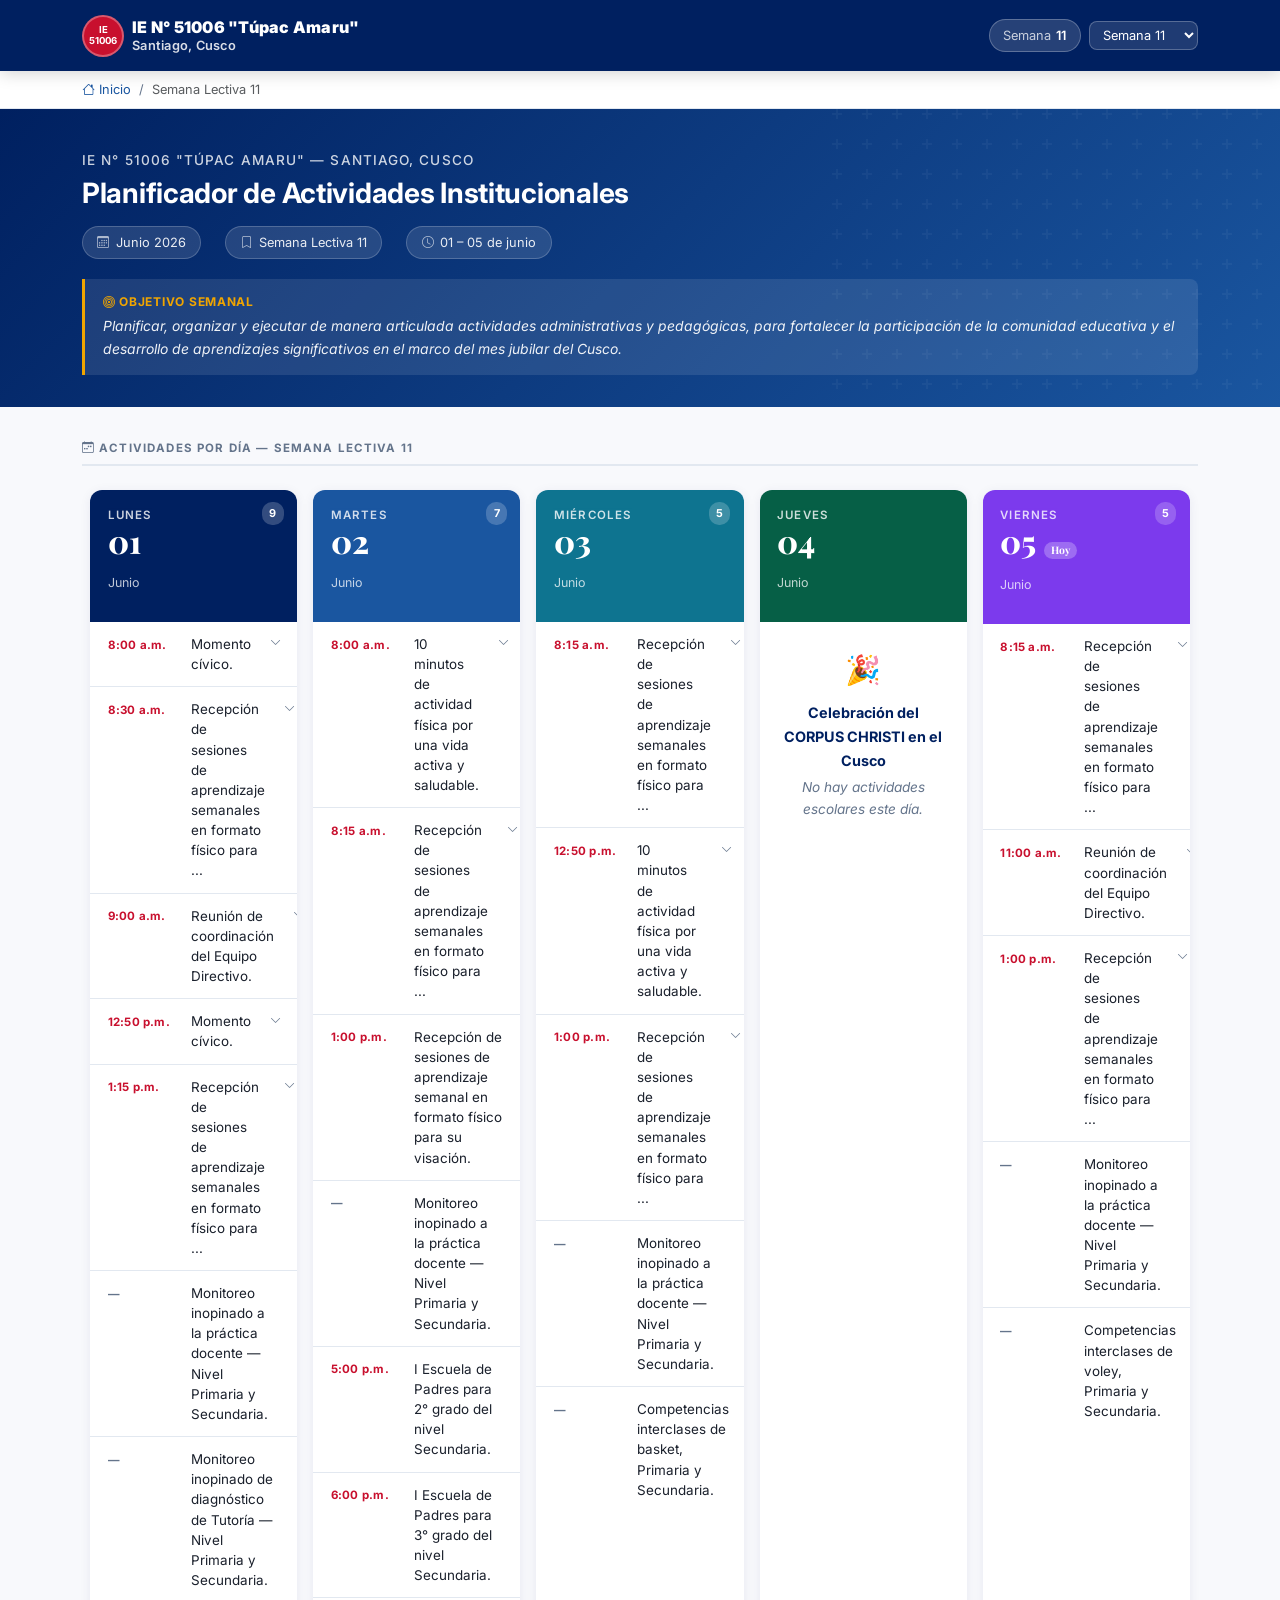
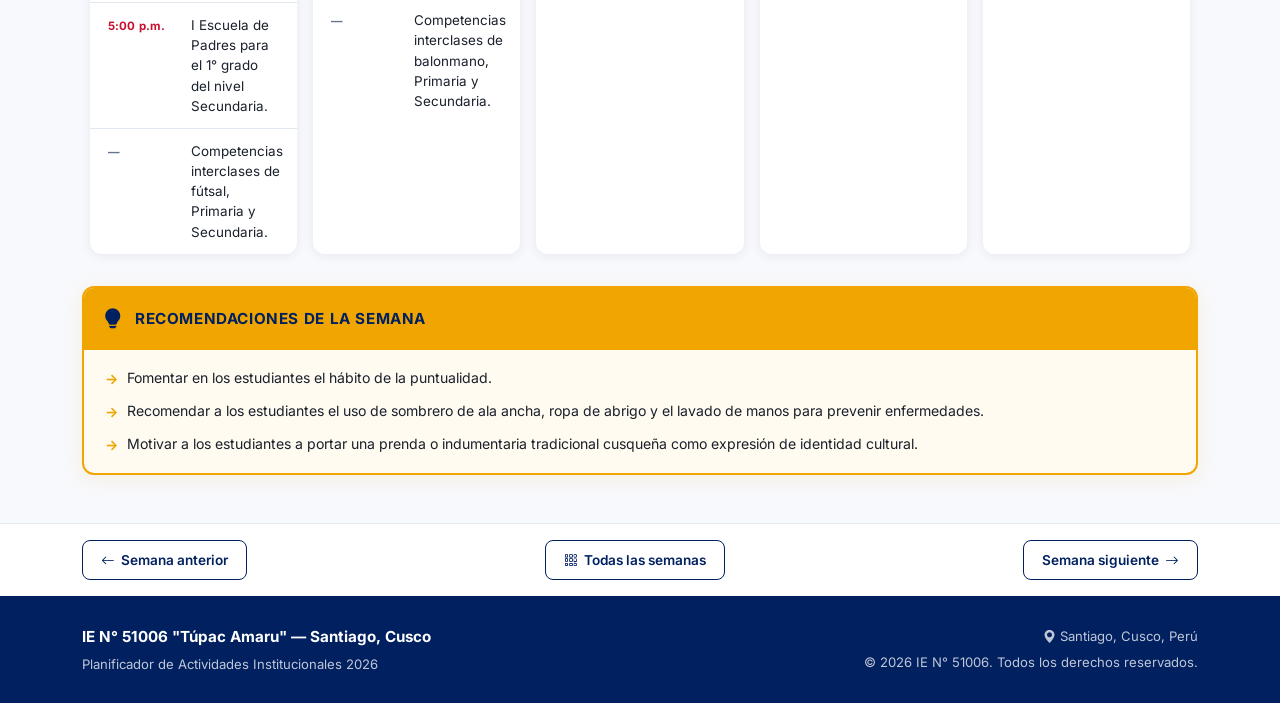
<file: semanas/semana11.html>
<!DOCTYPE html>
<html lang="es">
<head>
  <meta charset="UTF-8" />
  <meta name="viewport" content="width=device-width, initial-scale=1.0" />
  <meta name="description" content="Semana Lectiva 11 — Junio 2026 — IE N° 51006 Túpac Amaru" />
  <title>Semana 11 | Planificador Institucional 2026</title>

  <link rel="stylesheet" href="https://cdn.jsdelivr.net/npm/bootstrap@5.3.3/dist/css/bootstrap.min.css" />
  <link rel="stylesheet" href="https://cdn.jsdelivr.net/npm/bootstrap-icons@1.11.3/font/bootstrap-icons.min.css" />
  <link rel="stylesheet" href="../css/style.css" />
  <link rel="stylesheet" href="../css/responsive.css" />
</head>
<body>

  <!-- NAVBAR -->
  <nav class="navbar-institucional navbar" aria-label="Navegación principal">
    <div class="container">
      <a class="navbar-brand d-flex align-items-center gap-2" href="../index.html">
        <div class="logo-placeholder" aria-hidden="true">IE<br>51006</div>
        <div class="navbar-brand-text">
          <strong>IE N° 51006 "Túpac Amaru"</strong>
          Santiago, Cusco
        </div>
      </a>
      <div class="d-flex align-items-center gap-2">
        <span class="semana-badge">
          <span class="badge-label">Semana</span>11
        </span>
        <select class="semana-select" id="semanaSelector" aria-label="Seleccionar semana">
          <option value="semana01.html" >Semana 01</option><option value="semana02.html" >Semana 02</option><option value="semana03.html" >Semana 03</option><option value="semana04.html" >Semana 04</option><option value="semana05.html" >Semana 05</option><option value="semana06.html" >Semana 06</option><option value="semana07.html" >Semana 07</option><option value="semana08.html" >Semana 08</option><option value="semana09.html" >Semana 09</option><option value="semana10.html" >Semana 10</option><option value="semana11.html" selected>Semana 11</option><option value="semana12.html" >Semana 12</option>
        </select>
      </div>
    </div>
  </nav>

  <!-- BREADCRUMB -->
  <div class="breadcrumb-bar" aria-label="Ruta de navegación">
    <div class="container">
      <nav aria-label="breadcrumb">
        <ol class="breadcrumb">
          <li class="breadcrumb-item"><a href="../index.html"><i class="bi bi-house me-1"></i>Inicio</a></li>
          <li class="breadcrumb-item active" aria-current="page">Semana Lectiva 11</li>
        </ol>
      </nav>
    </div>
  </div>

  <!-- HEADER -->
  <header class="header-institucional">
    <div class="container">
      <p class="nombre-ie">IE N° 51006 "Túpac Amaru" — Santiago, Cusco</p>
      <h1>Planificador de Actividades Institucionales</h1>
      <div class="header-meta">
        <span class="meta-chip"><i class="bi bi-calendar3"></i> Junio 2026</span>
        <span class="meta-chip"><i class="bi bi-bookmark"></i> Semana Lectiva 11</span>
        <span class="meta-chip"><i class="bi bi-clock"></i> 01 – 05 de junio</span>
      </div>
      <div class="objetivo-banner" role="note">
        <strong><i class="bi bi-bullseye me-1"></i>Objetivo semanal</strong>
        Planificar, organizar y ejecutar de manera articulada actividades administrativas y pedagógicas, para fortalecer la participación de la comunidad educativa y el desarrollo de aprendizajes significativos en el marco del mes jubilar del Cusco.
      </div>
    </div>
  </header>

  <!-- CONTENIDO PRINCIPAL -->
  <main id="contenido" class="main-content">
    <div class="container">
      <p class="section-label"><i class="bi bi-calendar-week me-1"></i>Actividades por día — Semana Lectiva 11</p>

      <!-- GRID DE DÍAS -->
      <div class="row grid-dias g-0 mb-4" role="list" aria-label="Días de la semana">
        
        <div class="col-dia" role="listitem">
          <article class="card-dia" aria-label="Actividades del LUNES 01">
            <div class="card-dia-header lunes">
              <span class="actividad-count">9</span>
              <p class="dia-nombre">LUNES</p>
              <p class="dia-numero" data-dia-fecha="01">01</p>
              <p class="dia-mes">Junio</p>
            </div>
            
          <div class="accordion card-dia-body" id="acc_s11_d0" role="list">
            
              <div class="actividad-item">
                <button class="actividad-btn" type="button"
                        data-bs-toggle="collapse"
                        data-bs-target="#acc_s11_d0_act0"
                        aria-expanded="false"
                        aria-controls="acc_s11_d0_act0">
                  <span class="actividad-hora">8:00 a.m.</span>
                  <span class="actividad-texto">Momento cívico.</span>
                  <i class="bi bi-chevron-down btn-expand-icon" aria-hidden="true"></i>
                </button>
                <div id="acc_s11_d0_act0" class="actividad-collapse collapse" data-bs-parent="#acc_s11_d0">
                  <p class="mb-1">Momento cívico.</p>
                  <div class="actividad-responsable"><i class="bi bi-person-fill"></i> Prof. MARROQUÍN NÚÑEZ, Edgar A. — 3ro C, Secundaria</div>
                </div>
              </div>
              <div class="actividad-item">
                <button class="actividad-btn" type="button"
                        data-bs-toggle="collapse"
                        data-bs-target="#acc_s11_d0_act1"
                        aria-expanded="false"
                        aria-controls="acc_s11_d0_act1">
                  <span class="actividad-hora">8:30 a.m.</span>
                  <span class="actividad-texto">Recepción de sesiones de aprendizaje semanales en formato físico para ...</span>
                  <i class="bi bi-chevron-down btn-expand-icon" aria-hidden="true"></i>
                </button>
                <div id="acc_s11_d0_act1" class="actividad-collapse collapse" data-bs-parent="#acc_s11_d0">
                  <p class="mb-1">Recepción de sesiones de aprendizaje semanales en formato físico para su visación.</p>
                  
                </div>
              </div>
              <div class="actividad-item">
                <button class="actividad-btn" type="button"
                        data-bs-toggle="collapse"
                        data-bs-target="#acc_s11_d0_act2"
                        aria-expanded="false"
                        aria-controls="acc_s11_d0_act2">
                  <span class="actividad-hora">9:00 a.m.</span>
                  <span class="actividad-texto">Reunión de coordinación del Equipo Directivo.</span>
                  <i class="bi bi-chevron-down btn-expand-icon" aria-hidden="true"></i>
                </button>
                <div id="acc_s11_d0_act2" class="actividad-collapse collapse" data-bs-parent="#acc_s11_d0">
                  <p class="mb-1">Reunión de coordinación del Equipo Directivo.</p>
                  <div class="actividad-responsable"><i class="bi bi-person-fill"></i> Equipo Directivo</div>
                </div>
              </div>
              <div class="actividad-item">
                <button class="actividad-btn" type="button"
                        data-bs-toggle="collapse"
                        data-bs-target="#acc_s11_d0_act3"
                        aria-expanded="false"
                        aria-controls="acc_s11_d0_act3">
                  <span class="actividad-hora">12:50 p.m.</span>
                  <span class="actividad-texto">Momento cívico.</span>
                  <i class="bi bi-chevron-down btn-expand-icon" aria-hidden="true"></i>
                </button>
                <div id="acc_s11_d0_act3" class="actividad-collapse collapse" data-bs-parent="#acc_s11_d0">
                  <p class="mb-1">Momento cívico.</p>
                  <div class="actividad-responsable"><i class="bi bi-person-fill"></i> Prof. ARAGÓN ITURRI, Jackeline P. — 1ro C, Secundaria</div>
                </div>
              </div>
              <div class="actividad-item">
                <button class="actividad-btn" type="button"
                        data-bs-toggle="collapse"
                        data-bs-target="#acc_s11_d0_act4"
                        aria-expanded="false"
                        aria-controls="acc_s11_d0_act4">
                  <span class="actividad-hora">1:15 p.m.</span>
                  <span class="actividad-texto">Recepción de sesiones de aprendizaje semanales en formato físico para ...</span>
                  <i class="bi bi-chevron-down btn-expand-icon" aria-hidden="true"></i>
                </button>
                <div id="acc_s11_d0_act4" class="actividad-collapse collapse" data-bs-parent="#acc_s11_d0">
                  <p class="mb-1">Recepción de sesiones de aprendizaje semanales en formato físico para su visación.</p>
                  
                </div>
              </div>
              <div class="actividad-item">
                <div class="actividad-btn no-accordion">
                  <span class="actividad-hora no-hora">—</span>
                  <span class="actividad-texto">Monitoreo inopinado a la práctica docente — Nivel Primaria y Secundaria.</span>
                </div>
              </div>
              <div class="actividad-item">
                <div class="actividad-btn no-accordion">
                  <span class="actividad-hora no-hora">—</span>
                  <span class="actividad-texto">Monitoreo inopinado de diagnóstico de Tutoría — Nivel Primaria y Secundaria.</span>
                </div>
              </div>
              <div class="actividad-item">
                <div class="actividad-btn no-accordion">
                  <span class="actividad-hora">5:00 p.m.</span>
                  <span class="actividad-texto">I Escuela de Padres para el 1° grado del nivel Secundaria.</span>
                </div>
              </div>
              <div class="actividad-item">
                <div class="actividad-btn no-accordion">
                  <span class="actividad-hora no-hora">—</span>
                  <span class="actividad-texto">Competencias interclases de fútsal, Primaria y Secundaria.</span>
                </div>
              </div>
          </div>
          </article>
        </div>
        <div class="col-dia" role="listitem">
          <article class="card-dia" aria-label="Actividades del MARTES 02">
            <div class="card-dia-header martes">
              <span class="actividad-count">7</span>
              <p class="dia-nombre">MARTES</p>
              <p class="dia-numero" data-dia-fecha="02">02</p>
              <p class="dia-mes">Junio</p>
            </div>
            
          <div class="accordion card-dia-body" id="acc_s11_d1" role="list">
            
              <div class="actividad-item">
                <button class="actividad-btn" type="button"
                        data-bs-toggle="collapse"
                        data-bs-target="#acc_s11_d1_act0"
                        aria-expanded="false"
                        aria-controls="acc_s11_d1_act0">
                  <span class="actividad-hora">8:00 a.m.</span>
                  <span class="actividad-texto">10 minutos de actividad física por una vida activa y saludable.</span>
                  <i class="bi bi-chevron-down btn-expand-icon" aria-hidden="true"></i>
                </button>
                <div id="acc_s11_d1_act0" class="actividad-collapse collapse" data-bs-parent="#acc_s11_d1">
                  <p class="mb-1">10 minutos de actividad física por una vida activa y saludable.</p>
                  <div class="actividad-responsable"><i class="bi bi-person-fill"></i> Prof. CARPIO ROMERO, Norma — 5to C, Secundaria</div>
                </div>
              </div>
              <div class="actividad-item">
                <button class="actividad-btn" type="button"
                        data-bs-toggle="collapse"
                        data-bs-target="#acc_s11_d1_act1"
                        aria-expanded="false"
                        aria-controls="acc_s11_d1_act1">
                  <span class="actividad-hora">8:15 a.m.</span>
                  <span class="actividad-texto">Recepción de sesiones de aprendizaje semanales en formato físico para ...</span>
                  <i class="bi bi-chevron-down btn-expand-icon" aria-hidden="true"></i>
                </button>
                <div id="acc_s11_d1_act1" class="actividad-collapse collapse" data-bs-parent="#acc_s11_d1">
                  <p class="mb-1">Recepción de sesiones de aprendizaje semanales en formato físico para su visación.</p>
                  
                </div>
              </div>
              <div class="actividad-item">
                <div class="actividad-btn no-accordion">
                  <span class="actividad-hora">1:00 p.m.</span>
                  <span class="actividad-texto">Recepción de sesiones de aprendizaje semanal en formato físico para su visación.</span>
                </div>
              </div>
              <div class="actividad-item">
                <div class="actividad-btn no-accordion">
                  <span class="actividad-hora no-hora">—</span>
                  <span class="actividad-texto">Monitoreo inopinado a la práctica docente — Nivel Primaria y Secundaria.</span>
                </div>
              </div>
              <div class="actividad-item">
                <div class="actividad-btn no-accordion">
                  <span class="actividad-hora">5:00 p.m.</span>
                  <span class="actividad-texto">I Escuela de Padres para 2° grado del nivel Secundaria.</span>
                </div>
              </div>
              <div class="actividad-item">
                <div class="actividad-btn no-accordion">
                  <span class="actividad-hora">6:00 p.m.</span>
                  <span class="actividad-texto">I Escuela de Padres para 3° grado del nivel Secundaria.</span>
                </div>
              </div>
              <div class="actividad-item">
                <div class="actividad-btn no-accordion">
                  <span class="actividad-hora no-hora">—</span>
                  <span class="actividad-texto">Competencias interclases de balonmano, Primaria y Secundaria.</span>
                </div>
              </div>
          </div>
          </article>
        </div>
        <div class="col-dia" role="listitem">
          <article class="card-dia" aria-label="Actividades del MIÉRCOLES 03">
            <div class="card-dia-header miercoles">
              <span class="actividad-count">5</span>
              <p class="dia-nombre">MIÉRCOLES</p>
              <p class="dia-numero" data-dia-fecha="03">03</p>
              <p class="dia-mes">Junio</p>
            </div>
            
          <div class="accordion card-dia-body" id="acc_s11_d2" role="list">
            
              <div class="actividad-item">
                <button class="actividad-btn" type="button"
                        data-bs-toggle="collapse"
                        data-bs-target="#acc_s11_d2_act0"
                        aria-expanded="false"
                        aria-controls="acc_s11_d2_act0">
                  <span class="actividad-hora">8:15 a.m.</span>
                  <span class="actividad-texto">Recepción de sesiones de aprendizaje semanales en formato físico para ...</span>
                  <i class="bi bi-chevron-down btn-expand-icon" aria-hidden="true"></i>
                </button>
                <div id="acc_s11_d2_act0" class="actividad-collapse collapse" data-bs-parent="#acc_s11_d2">
                  <p class="mb-1">Recepción de sesiones de aprendizaje semanales en formato físico para su visación.</p>
                  
                </div>
              </div>
              <div class="actividad-item">
                <button class="actividad-btn" type="button"
                        data-bs-toggle="collapse"
                        data-bs-target="#acc_s11_d2_act1"
                        aria-expanded="false"
                        aria-controls="acc_s11_d2_act1">
                  <span class="actividad-hora">12:50 p.m.</span>
                  <span class="actividad-texto">10 minutos de actividad física por una vida activa y saludable.</span>
                  <i class="bi bi-chevron-down btn-expand-icon" aria-hidden="true"></i>
                </button>
                <div id="acc_s11_d2_act1" class="actividad-collapse collapse" data-bs-parent="#acc_s11_d2">
                  <p class="mb-1">10 minutos de actividad física por una vida activa y saludable.</p>
                  <div class="actividad-responsable"><i class="bi bi-person-fill"></i> Prof. CCOISO SUCSO, Sergio — 2do A, Secundaria</div>
                </div>
              </div>
              <div class="actividad-item">
                <button class="actividad-btn" type="button"
                        data-bs-toggle="collapse"
                        data-bs-target="#acc_s11_d2_act2"
                        aria-expanded="false"
                        aria-controls="acc_s11_d2_act2">
                  <span class="actividad-hora">1:00 p.m.</span>
                  <span class="actividad-texto">Recepción de sesiones de aprendizaje semanales en formato físico para ...</span>
                  <i class="bi bi-chevron-down btn-expand-icon" aria-hidden="true"></i>
                </button>
                <div id="acc_s11_d2_act2" class="actividad-collapse collapse" data-bs-parent="#acc_s11_d2">
                  <p class="mb-1">Recepción de sesiones de aprendizaje semanales en formato físico para su visación.</p>
                  
                </div>
              </div>
              <div class="actividad-item">
                <div class="actividad-btn no-accordion">
                  <span class="actividad-hora no-hora">—</span>
                  <span class="actividad-texto">Monitoreo inopinado a la práctica docente — Nivel Primaria y Secundaria.</span>
                </div>
              </div>
              <div class="actividad-item">
                <div class="actividad-btn no-accordion">
                  <span class="actividad-hora no-hora">—</span>
                  <span class="actividad-texto">Competencias interclases de basket, Primaria y Secundaria.</span>
                </div>
              </div>
          </div>
          </article>
        </div>
        <div class="col-dia" role="listitem">
          <article class="card-dia" aria-label="Actividades del JUEVES 04">
            <div class="card-dia-header jueves">
              
              <p class="dia-nombre">JUEVES</p>
              <p class="dia-numero" data-dia-fecha="04">04</p>
              <p class="dia-mes">Junio</p>
            </div>
            
          <div class="dia-festivo" role="note">
            <span class="festivo-icono" aria-hidden="true">🎉</span>
            <strong>Celebración del CORPUS CHRISTI en el Cusco</strong>
            <p>No hay actividades escolares este día.</p>
          </div>
          </article>
        </div>
        <div class="col-dia" role="listitem">
          <article class="card-dia" aria-label="Actividades del VIERNES 05">
            <div class="card-dia-header viernes">
              <span class="actividad-count">5</span>
              <p class="dia-nombre">VIERNES</p>
              <p class="dia-numero" data-dia-fecha="05">05</p>
              <p class="dia-mes">Junio</p>
            </div>
            
          <div class="accordion card-dia-body" id="acc_s11_d4" role="list">
            
              <div class="actividad-item">
                <button class="actividad-btn" type="button"
                        data-bs-toggle="collapse"
                        data-bs-target="#acc_s11_d4_act0"
                        aria-expanded="false"
                        aria-controls="acc_s11_d4_act0">
                  <span class="actividad-hora">8:15 a.m.</span>
                  <span class="actividad-texto">Recepción de sesiones de aprendizaje semanales en formato físico para ...</span>
                  <i class="bi bi-chevron-down btn-expand-icon" aria-hidden="true"></i>
                </button>
                <div id="acc_s11_d4_act0" class="actividad-collapse collapse" data-bs-parent="#acc_s11_d4">
                  <p class="mb-1">Recepción de sesiones de aprendizaje semanales en formato físico para su visación.</p>
                  
                </div>
              </div>
              <div class="actividad-item">
                <button class="actividad-btn" type="button"
                        data-bs-toggle="collapse"
                        data-bs-target="#acc_s11_d4_act1"
                        aria-expanded="false"
                        aria-controls="acc_s11_d4_act1">
                  <span class="actividad-hora">11:00 a.m.</span>
                  <span class="actividad-texto">Reunión de coordinación del Equipo Directivo.</span>
                  <i class="bi bi-chevron-down btn-expand-icon" aria-hidden="true"></i>
                </button>
                <div id="acc_s11_d4_act1" class="actividad-collapse collapse" data-bs-parent="#acc_s11_d4">
                  <p class="mb-1">Reunión de coordinación del Equipo Directivo.</p>
                  <div class="actividad-responsable"><i class="bi bi-person-fill"></i> Equipo Directivo</div>
                </div>
              </div>
              <div class="actividad-item">
                <button class="actividad-btn" type="button"
                        data-bs-toggle="collapse"
                        data-bs-target="#acc_s11_d4_act2"
                        aria-expanded="false"
                        aria-controls="acc_s11_d4_act2">
                  <span class="actividad-hora">1:00 p.m.</span>
                  <span class="actividad-texto">Recepción de sesiones de aprendizaje semanales en formato físico para ...</span>
                  <i class="bi bi-chevron-down btn-expand-icon" aria-hidden="true"></i>
                </button>
                <div id="acc_s11_d4_act2" class="actividad-collapse collapse" data-bs-parent="#acc_s11_d4">
                  <p class="mb-1">Recepción de sesiones de aprendizaje semanales en formato físico para su visación.</p>
                  
                </div>
              </div>
              <div class="actividad-item">
                <div class="actividad-btn no-accordion">
                  <span class="actividad-hora no-hora">—</span>
                  <span class="actividad-texto">Monitoreo inopinado a la práctica docente — Nivel Primaria y Secundaria.</span>
                </div>
              </div>
              <div class="actividad-item">
                <div class="actividad-btn no-accordion">
                  <span class="actividad-hora no-hora">—</span>
                  <span class="actividad-texto">Competencias interclases de voley, Primaria y Secundaria.</span>
                </div>
              </div>
          </div>
          </article>
        </div>
      </div>

      <!-- RECOMENDACIONES -->
      
      <section class="card-recomendaciones" aria-labelledby="rec-title">
        <div class="rec-header">
          <i class="bi bi-lightbulb-fill fs-5" aria-hidden="true"></i>
          <span id="rec-title">Recomendaciones de la semana</span>
        </div>
        <div class="rec-body">
          <ul class="rec-items">
            <li>Fomentar en los estudiantes el hábito de la puntualidad.</li><li>Recomendar a los estudiantes el uso de sombrero de ala ancha, ropa de abrigo y el lavado de manos para prevenir enfermedades.</li><li>Motivar a los estudiantes a portar una prenda o indumentaria tradicional cusqueña como expresión de identidad cultural.</li>
          </ul>
        </div>
      </section>
    </div>
  </main>

  <!-- NAVEGACIÓN ENTRE SEMANAS -->
  <nav class="nav-semanas" aria-label="Navegación entre semanas">
    <div class="container d-flex justify-content-between align-items-center flex-wrap gap-2">
      <a href="semana10.html" class="btn-nav-semana " aria-label="Semana anterior">
        <i class="bi bi-arrow-left"></i> Semana anterior
      </a>
      <a href="../index.html" class="btn-nav-semana">
        <i class="bi bi-grid-3x3-gap"></i> Todas las semanas
      </a>
      <a href="semana12.html" class="btn-nav-semana " aria-label="Semana siguiente">
        Semana siguiente <i class="bi bi-arrow-right"></i>
      </a>
    </div>
  </nav>

  <!-- FOOTER -->
  <footer class="footer-institucional" role="contentinfo">
    <div class="container">
      <div class="row align-items-center">
        <div class="col-md-6 mb-2 mb-md-0">
          <p class="footer-nombre mb-0">IE N° 51006 "Túpac Amaru" — Santiago, Cusco</p>
          <p class="mb-0 mt-1">Planificador de Actividades Institucionales 2026</p>
        </div>
        <div class="col-md-6 text-md-end">
          <p class="mb-0"><i class="bi bi-geo-alt-fill me-1"></i>Santiago, Cusco, Perú</p>
          <p class="mb-0 mt-1">&copy; <span class="footer-year"></span> IE N° 51006. Todos los derechos reservados.</p>
        </div>
      </div>
    </div>
  </footer>

  <script src="https://cdn.jsdelivr.net/npm/bootstrap@5.3.3/dist/js/bootstrap.bundle.min.js"></script>
  <script src="../js/app.js"></script>
</body>
</html>
</file>
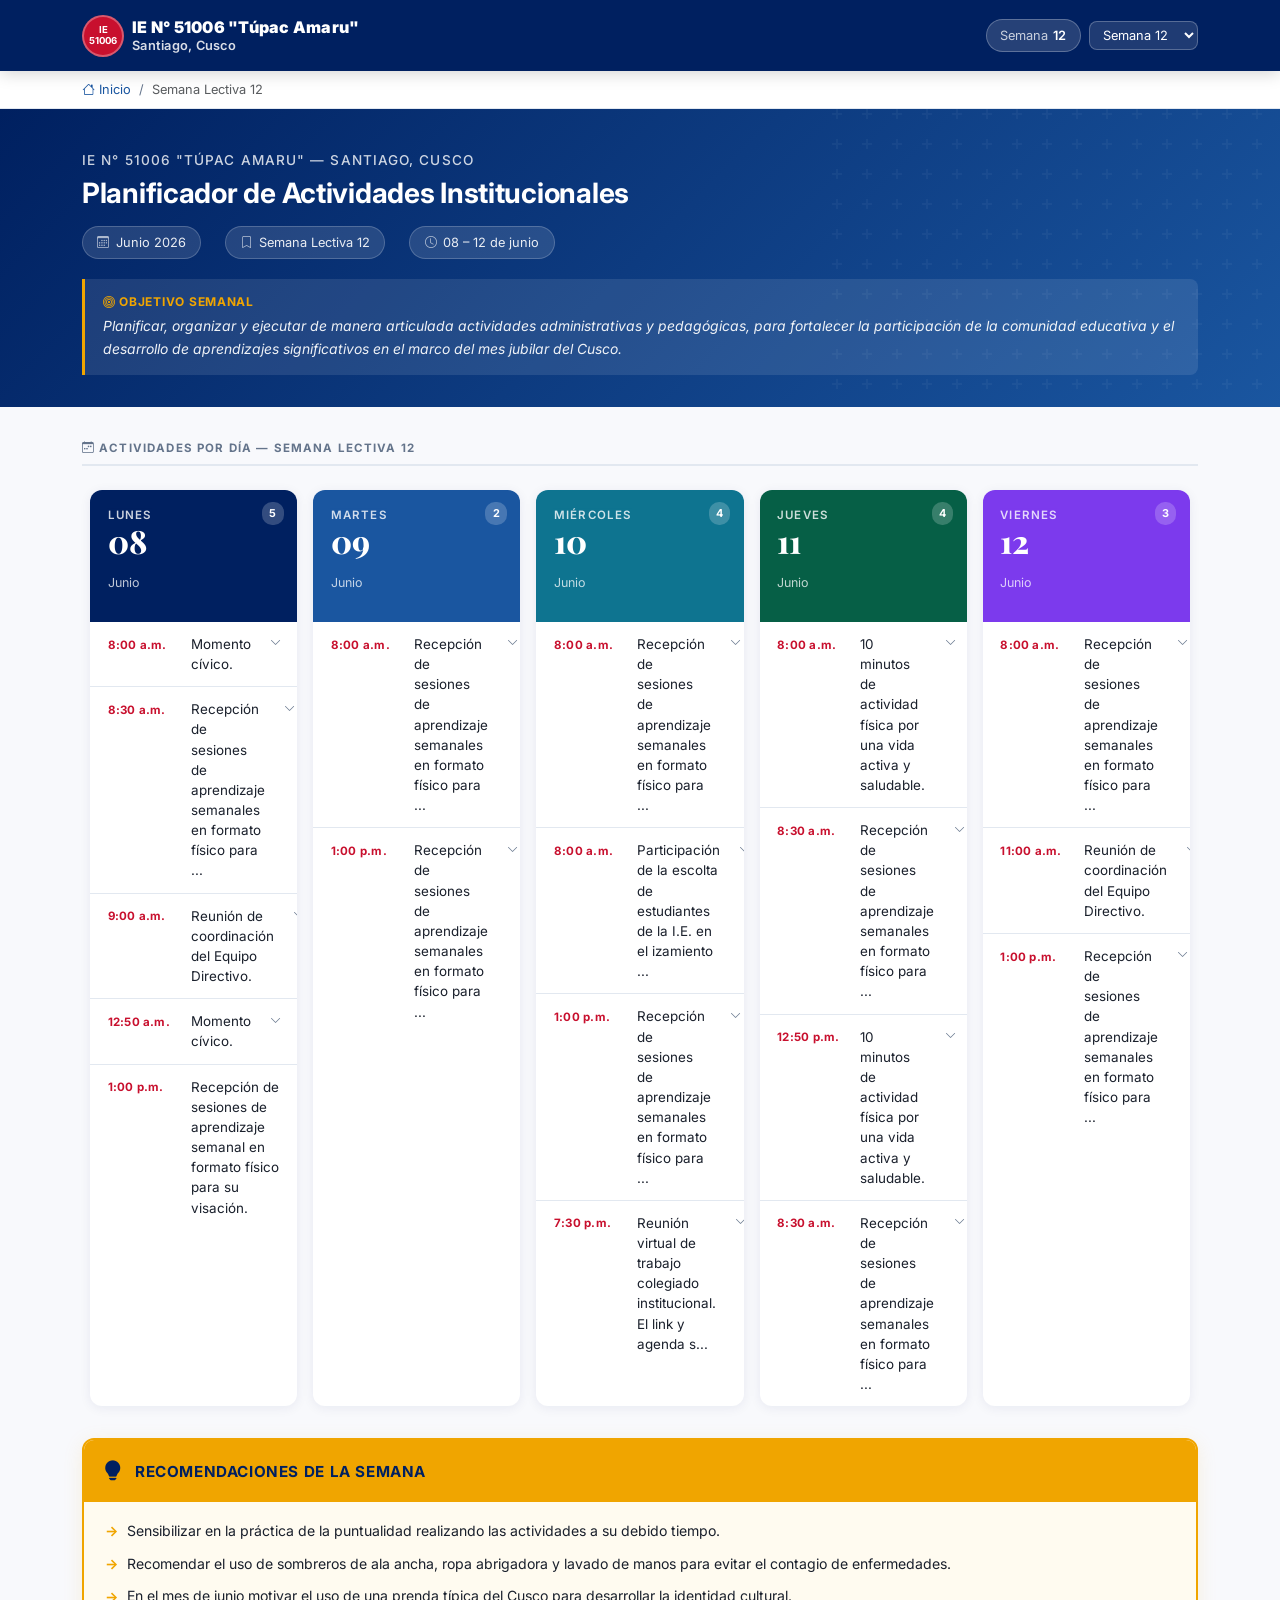
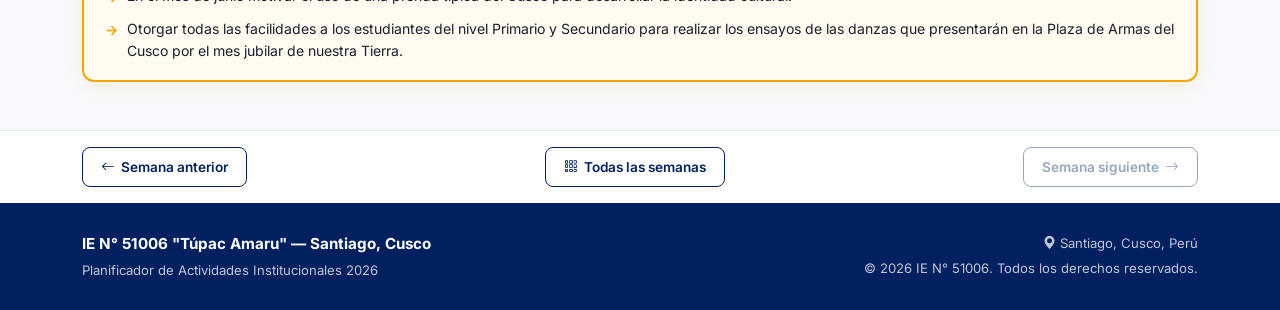
<file: semanas/semana12.html>
<!DOCTYPE html>
<html lang="es">
<head>
  <meta charset="UTF-8" />
  <meta name="viewport" content="width=device-width, initial-scale=1.0" />
  <meta name="description" content="Semana Lectiva 12 — Junio 2026 — IE N° 51006 Túpac Amaru" />
  <title>Semana 12 | Planificador Institucional 2026</title>

  <link rel="stylesheet" href="https://cdn.jsdelivr.net/npm/bootstrap@5.3.3/dist/css/bootstrap.min.css" />
  <link rel="stylesheet" href="https://cdn.jsdelivr.net/npm/bootstrap-icons@1.11.3/font/bootstrap-icons.min.css" />
  <link rel="stylesheet" href="../css/style.css" />
  <link rel="stylesheet" href="../css/responsive.css" />
</head>
<body>

  <!-- NAVBAR -->
  <nav class="navbar-institucional navbar" aria-label="Navegación principal">
    <div class="container">
      <a class="navbar-brand d-flex align-items-center gap-2" href="../index.html">
        <div class="logo-placeholder" aria-hidden="true">IE<br>51006</div>
        <div class="navbar-brand-text">
          <strong>IE N° 51006 "Túpac Amaru"</strong>
          Santiago, Cusco
        </div>
      </a>
      <div class="d-flex align-items-center gap-2">
        <span class="semana-badge">
          <span class="badge-label">Semana</span>12
        </span>
        <select class="semana-select" id="semanaSelector" aria-label="Seleccionar semana">
          <option value="semana01.html" >Semana 01</option><option value="semana02.html" >Semana 02</option><option value="semana03.html" >Semana 03</option><option value="semana04.html" >Semana 04</option><option value="semana05.html" >Semana 05</option><option value="semana06.html" >Semana 06</option><option value="semana07.html" >Semana 07</option><option value="semana08.html" >Semana 08</option><option value="semana09.html" >Semana 09</option><option value="semana10.html" >Semana 10</option><option value="semana11.html" >Semana 11</option><option value="semana12.html" selected>Semana 12</option>
        </select>
      </div>
    </div>
  </nav>

  <!-- BREADCRUMB -->
  <div class="breadcrumb-bar" aria-label="Ruta de navegación">
    <div class="container">
      <nav aria-label="breadcrumb">
        <ol class="breadcrumb">
          <li class="breadcrumb-item"><a href="../index.html"><i class="bi bi-house me-1"></i>Inicio</a></li>
          <li class="breadcrumb-item active" aria-current="page">Semana Lectiva 12</li>
        </ol>
      </nav>
    </div>
  </div>

  <!-- HEADER -->
  <header class="header-institucional">
    <div class="container">
      <p class="nombre-ie">IE N° 51006 "Túpac Amaru" — Santiago, Cusco</p>
      <h1>Planificador de Actividades Institucionales</h1>
      <div class="header-meta">
        <span class="meta-chip"><i class="bi bi-calendar3"></i> Junio 2026</span>
        <span class="meta-chip"><i class="bi bi-bookmark"></i> Semana Lectiva 12</span>
        <span class="meta-chip"><i class="bi bi-clock"></i> 08 – 12 de junio</span>
      </div>
      <div class="objetivo-banner" role="note">
        <strong><i class="bi bi-bullseye me-1"></i>Objetivo semanal</strong>
        Planificar, organizar y ejecutar de manera articulada actividades administrativas y pedagógicas, para fortalecer la participación de la comunidad educativa y el desarrollo de aprendizajes significativos en el marco del mes jubilar del Cusco.
      </div>
    </div>
  </header>

  <!-- CONTENIDO PRINCIPAL -->
  <main id="contenido" class="main-content">
    <div class="container">
      <p class="section-label"><i class="bi bi-calendar-week me-1"></i>Actividades por día — Semana Lectiva 12</p>

      <!-- GRID DE DÍAS -->
      <div class="row grid-dias g-0 mb-4" role="list" aria-label="Días de la semana">
        
        <div class="col-dia" role="listitem">
          <article class="card-dia" aria-label="Actividades del LUNES 08">
            <div class="card-dia-header lunes">
              <span class="actividad-count">5</span>
              <p class="dia-nombre">LUNES</p>
              <p class="dia-numero" data-dia-fecha="08">08</p>
              <p class="dia-mes">Junio</p>
            </div>
            
          <div class="accordion card-dia-body" id="acc_s12_d0" role="list">
            
              <div class="actividad-item">
                <button class="actividad-btn" type="button"
                        data-bs-toggle="collapse"
                        data-bs-target="#acc_s12_d0_act0"
                        aria-expanded="false"
                        aria-controls="acc_s12_d0_act0">
                  <span class="actividad-hora">8:00 a.m.</span>
                  <span class="actividad-texto">Momento cívico.</span>
                  <i class="bi bi-chevron-down btn-expand-icon" aria-hidden="true"></i>
                </button>
                <div id="acc_s12_d0_act0" class="actividad-collapse collapse" data-bs-parent="#acc_s12_d0">
                  <p class="mb-1">Momento cívico.</p>
                  <div class="actividad-responsable"><i class="bi bi-person-fill"></i> Prof. DELGADO FERNÁNDEZ, Julio — 3ro D, Secundaria</div>
                </div>
              </div>
              <div class="actividad-item">
                <button class="actividad-btn" type="button"
                        data-bs-toggle="collapse"
                        data-bs-target="#acc_s12_d0_act1"
                        aria-expanded="false"
                        aria-controls="acc_s12_d0_act1">
                  <span class="actividad-hora">8:30 a.m.</span>
                  <span class="actividad-texto">Recepción de sesiones de aprendizaje semanales en formato físico para ...</span>
                  <i class="bi bi-chevron-down btn-expand-icon" aria-hidden="true"></i>
                </button>
                <div id="acc_s12_d0_act1" class="actividad-collapse collapse" data-bs-parent="#acc_s12_d0">
                  <p class="mb-1">Recepción de sesiones de aprendizaje semanales en formato físico para su visación.</p>
                  
                </div>
              </div>
              <div class="actividad-item">
                <button class="actividad-btn" type="button"
                        data-bs-toggle="collapse"
                        data-bs-target="#acc_s12_d0_act2"
                        aria-expanded="false"
                        aria-controls="acc_s12_d0_act2">
                  <span class="actividad-hora">9:00 a.m.</span>
                  <span class="actividad-texto">Reunión de coordinación del Equipo Directivo.</span>
                  <i class="bi bi-chevron-down btn-expand-icon" aria-hidden="true"></i>
                </button>
                <div id="acc_s12_d0_act2" class="actividad-collapse collapse" data-bs-parent="#acc_s12_d0">
                  <p class="mb-1">Reunión de coordinación del Equipo Directivo.</p>
                  <div class="actividad-responsable"><i class="bi bi-person-fill"></i> Equipo Directivo</div>
                </div>
              </div>
              <div class="actividad-item">
                <button class="actividad-btn" type="button"
                        data-bs-toggle="collapse"
                        data-bs-target="#acc_s12_d0_act3"
                        aria-expanded="false"
                        aria-controls="acc_s12_d0_act3">
                  <span class="actividad-hora">12:50 a.m.</span>
                  <span class="actividad-texto">Momento cívico.</span>
                  <i class="bi bi-chevron-down btn-expand-icon" aria-hidden="true"></i>
                </button>
                <div id="acc_s12_d0_act3" class="actividad-collapse collapse" data-bs-parent="#acc_s12_d0">
                  <p class="mb-1">Momento cívico.</p>
                  <div class="actividad-responsable"><i class="bi bi-person-fill"></i> Prof. DAZA VALDIVIA, Gonzalo — 1ro D, Secundaria</div>
                </div>
              </div>
              <div class="actividad-item">
                <div class="actividad-btn no-accordion">
                  <span class="actividad-hora">1:00 p.m.</span>
                  <span class="actividad-texto">Recepción de sesiones de aprendizaje semanal en formato físico para su visación.</span>
                </div>
              </div>
          </div>
          </article>
        </div>
        <div class="col-dia" role="listitem">
          <article class="card-dia" aria-label="Actividades del MARTES 09">
            <div class="card-dia-header martes">
              <span class="actividad-count">2</span>
              <p class="dia-nombre">MARTES</p>
              <p class="dia-numero" data-dia-fecha="09">09</p>
              <p class="dia-mes">Junio</p>
            </div>
            
          <div class="accordion card-dia-body" id="acc_s12_d1" role="list">
            
              <div class="actividad-item">
                <button class="actividad-btn" type="button"
                        data-bs-toggle="collapse"
                        data-bs-target="#acc_s12_d1_act0"
                        aria-expanded="false"
                        aria-controls="acc_s12_d1_act0">
                  <span class="actividad-hora">8:00 a.m.</span>
                  <span class="actividad-texto">Recepción de sesiones de aprendizaje semanales en formato físico para ...</span>
                  <i class="bi bi-chevron-down btn-expand-icon" aria-hidden="true"></i>
                </button>
                <div id="acc_s12_d1_act0" class="actividad-collapse collapse" data-bs-parent="#acc_s12_d1">
                  <p class="mb-1">Recepción de sesiones de aprendizaje semanales en formato físico para su visación.</p>
                  
                </div>
              </div>
              <div class="actividad-item">
                <button class="actividad-btn" type="button"
                        data-bs-toggle="collapse"
                        data-bs-target="#acc_s12_d1_act1"
                        aria-expanded="false"
                        aria-controls="acc_s12_d1_act1">
                  <span class="actividad-hora">1:00 p.m.</span>
                  <span class="actividad-texto">Recepción de sesiones de aprendizaje semanales en formato físico para ...</span>
                  <i class="bi bi-chevron-down btn-expand-icon" aria-hidden="true"></i>
                </button>
                <div id="acc_s12_d1_act1" class="actividad-collapse collapse" data-bs-parent="#acc_s12_d1">
                  <p class="mb-1">Recepción de sesiones de aprendizaje semanales en formato físico para su visación.</p>
                  
                </div>
              </div>
          </div>
          </article>
        </div>
        <div class="col-dia" role="listitem">
          <article class="card-dia" aria-label="Actividades del MIÉRCOLES 10">
            <div class="card-dia-header miercoles">
              <span class="actividad-count">4</span>
              <p class="dia-nombre">MIÉRCOLES</p>
              <p class="dia-numero" data-dia-fecha="10">10</p>
              <p class="dia-mes">Junio</p>
            </div>
            
          <div class="accordion card-dia-body" id="acc_s12_d2" role="list">
            
              <div class="actividad-item">
                <button class="actividad-btn" type="button"
                        data-bs-toggle="collapse"
                        data-bs-target="#acc_s12_d2_act0"
                        aria-expanded="false"
                        aria-controls="acc_s12_d2_act0">
                  <span class="actividad-hora">8:00 a.m.</span>
                  <span class="actividad-texto">Recepción de sesiones de aprendizaje semanales en formato físico para ...</span>
                  <i class="bi bi-chevron-down btn-expand-icon" aria-hidden="true"></i>
                </button>
                <div id="acc_s12_d2_act0" class="actividad-collapse collapse" data-bs-parent="#acc_s12_d2">
                  <p class="mb-1">Recepción de sesiones de aprendizaje semanales en formato físico para su visación.</p>
                  
                </div>
              </div>
              <div class="actividad-item">
                <button class="actividad-btn" type="button"
                        data-bs-toggle="collapse"
                        data-bs-target="#acc_s12_d2_act1"
                        aria-expanded="false"
                        aria-controls="acc_s12_d2_act1">
                  <span class="actividad-hora">8:00 a.m.</span>
                  <span class="actividad-texto">Participación de la escolta de estudiantes de la I.E. en el izamiento ...</span>
                  <i class="bi bi-chevron-down btn-expand-icon" aria-hidden="true"></i>
                </button>
                <div id="acc_s12_d2_act1" class="actividad-collapse collapse" data-bs-parent="#acc_s12_d2">
                  <p class="mb-1">Participación de la escolta de estudiantes de la I.E. en el izamiento de la Plaza de Santiago.</p>
                  <div class="actividad-responsable"><i class="bi bi-person-fill"></i> Escolta I.E.</div>
                </div>
              </div>
              <div class="actividad-item">
                <button class="actividad-btn" type="button"
                        data-bs-toggle="collapse"
                        data-bs-target="#acc_s12_d2_act2"
                        aria-expanded="false"
                        aria-controls="acc_s12_d2_act2">
                  <span class="actividad-hora">1:00 p.m.</span>
                  <span class="actividad-texto">Recepción de sesiones de aprendizaje semanales en formato físico para ...</span>
                  <i class="bi bi-chevron-down btn-expand-icon" aria-hidden="true"></i>
                </button>
                <div id="acc_s12_d2_act2" class="actividad-collapse collapse" data-bs-parent="#acc_s12_d2">
                  <p class="mb-1">Recepción de sesiones de aprendizaje semanales en formato físico para su visación.</p>
                  
                </div>
              </div>
              <div class="actividad-item">
                <button class="actividad-btn" type="button"
                        data-bs-toggle="collapse"
                        data-bs-target="#acc_s12_d2_act3"
                        aria-expanded="false"
                        aria-controls="acc_s12_d2_act3">
                  <span class="actividad-hora">7:30 p.m.</span>
                  <span class="actividad-texto">Reunión virtual de trabajo colegiado institucional. El link y agenda s...</span>
                  <i class="bi bi-chevron-down btn-expand-icon" aria-hidden="true"></i>
                </button>
                <div id="acc_s12_d2_act3" class="actividad-collapse collapse" data-bs-parent="#acc_s12_d2">
                  <p class="mb-1">Reunión virtual de trabajo colegiado institucional. El link y agenda se compartirá oportunamente previo a la reunión.</p>
                  <div class="actividad-responsable"><i class="bi bi-person-fill"></i> Equipo Directivo</div>
                </div>
              </div>
          </div>
          </article>
        </div>
        <div class="col-dia" role="listitem">
          <article class="card-dia" aria-label="Actividades del JUEVES 11">
            <div class="card-dia-header jueves">
              <span class="actividad-count">4</span>
              <p class="dia-nombre">JUEVES</p>
              <p class="dia-numero" data-dia-fecha="11">11</p>
              <p class="dia-mes">Junio</p>
            </div>
            
          <div class="accordion card-dia-body" id="acc_s12_d3" role="list">
            
              <div class="actividad-item">
                <button class="actividad-btn" type="button"
                        data-bs-toggle="collapse"
                        data-bs-target="#acc_s12_d3_act0"
                        aria-expanded="false"
                        aria-controls="acc_s12_d3_act0">
                  <span class="actividad-hora">8:00 a.m.</span>
                  <span class="actividad-texto">10 minutos de actividad física por una vida activa y saludable.</span>
                  <i class="bi bi-chevron-down btn-expand-icon" aria-hidden="true"></i>
                </button>
                <div id="acc_s12_d3_act0" class="actividad-collapse collapse" data-bs-parent="#acc_s12_d3">
                  <p class="mb-1">10 minutos de actividad física por una vida activa y saludable.</p>
                  <div class="actividad-responsable"><i class="bi bi-person-fill"></i> Prof. MAROCHO ORÉ, Gladys — 6to E, Nivel Primaria</div>
                </div>
              </div>
              <div class="actividad-item">
                <button class="actividad-btn" type="button"
                        data-bs-toggle="collapse"
                        data-bs-target="#acc_s12_d3_act1"
                        aria-expanded="false"
                        aria-controls="acc_s12_d3_act1">
                  <span class="actividad-hora">8:30 a.m.</span>
                  <span class="actividad-texto">Recepción de sesiones de aprendizaje semanales en formato físico para ...</span>
                  <i class="bi bi-chevron-down btn-expand-icon" aria-hidden="true"></i>
                </button>
                <div id="acc_s12_d3_act1" class="actividad-collapse collapse" data-bs-parent="#acc_s12_d3">
                  <p class="mb-1">Recepción de sesiones de aprendizaje semanales en formato físico para su visación.</p>
                  
                </div>
              </div>
              <div class="actividad-item">
                <button class="actividad-btn" type="button"
                        data-bs-toggle="collapse"
                        data-bs-target="#acc_s12_d3_act2"
                        aria-expanded="false"
                        aria-controls="acc_s12_d3_act2">
                  <span class="actividad-hora">12:50 p.m.</span>
                  <span class="actividad-texto">10 minutos de actividad física por una vida activa y saludable.</span>
                  <i class="bi bi-chevron-down btn-expand-icon" aria-hidden="true"></i>
                </button>
                <div id="acc_s12_d3_act2" class="actividad-collapse collapse" data-bs-parent="#acc_s12_d3">
                  <p class="mb-1">10 minutos de actividad física por una vida activa y saludable.</p>
                  <div class="actividad-responsable"><i class="bi bi-person-fill"></i> Prof. VERA FARFÁN, Ana María — 6to C, Nivel Primaria</div>
                </div>
              </div>
              <div class="actividad-item">
                <button class="actividad-btn" type="button"
                        data-bs-toggle="collapse"
                        data-bs-target="#acc_s12_d3_act3"
                        aria-expanded="false"
                        aria-controls="acc_s12_d3_act3">
                  <span class="actividad-hora">8:30 a.m.</span>
                  <span class="actividad-texto">Recepción de sesiones de aprendizaje semanales en formato físico para ...</span>
                  <i class="bi bi-chevron-down btn-expand-icon" aria-hidden="true"></i>
                </button>
                <div id="acc_s12_d3_act3" class="actividad-collapse collapse" data-bs-parent="#acc_s12_d3">
                  <p class="mb-1">Recepción de sesiones de aprendizaje semanales en formato físico para su visación.</p>
                  
                </div>
              </div>
          </div>
          </article>
        </div>
        <div class="col-dia" role="listitem">
          <article class="card-dia" aria-label="Actividades del VIERNES 12">
            <div class="card-dia-header viernes">
              <span class="actividad-count">3</span>
              <p class="dia-nombre">VIERNES</p>
              <p class="dia-numero" data-dia-fecha="12">12</p>
              <p class="dia-mes">Junio</p>
            </div>
            
          <div class="accordion card-dia-body" id="acc_s12_d4" role="list">
            
              <div class="actividad-item">
                <button class="actividad-btn" type="button"
                        data-bs-toggle="collapse"
                        data-bs-target="#acc_s12_d4_act0"
                        aria-expanded="false"
                        aria-controls="acc_s12_d4_act0">
                  <span class="actividad-hora">8:00 a.m.</span>
                  <span class="actividad-texto">Recepción de sesiones de aprendizaje semanales en formato físico para ...</span>
                  <i class="bi bi-chevron-down btn-expand-icon" aria-hidden="true"></i>
                </button>
                <div id="acc_s12_d4_act0" class="actividad-collapse collapse" data-bs-parent="#acc_s12_d4">
                  <p class="mb-1">Recepción de sesiones de aprendizaje semanales en formato físico para su visación.</p>
                  
                </div>
              </div>
              <div class="actividad-item">
                <button class="actividad-btn" type="button"
                        data-bs-toggle="collapse"
                        data-bs-target="#acc_s12_d4_act1"
                        aria-expanded="false"
                        aria-controls="acc_s12_d4_act1">
                  <span class="actividad-hora">11:00 a.m.</span>
                  <span class="actividad-texto">Reunión de coordinación del Equipo Directivo.</span>
                  <i class="bi bi-chevron-down btn-expand-icon" aria-hidden="true"></i>
                </button>
                <div id="acc_s12_d4_act1" class="actividad-collapse collapse" data-bs-parent="#acc_s12_d4">
                  <p class="mb-1">Reunión de coordinación del Equipo Directivo.</p>
                  <div class="actividad-responsable"><i class="bi bi-person-fill"></i> Equipo Directivo</div>
                </div>
              </div>
              <div class="actividad-item">
                <button class="actividad-btn" type="button"
                        data-bs-toggle="collapse"
                        data-bs-target="#acc_s12_d4_act2"
                        aria-expanded="false"
                        aria-controls="acc_s12_d4_act2">
                  <span class="actividad-hora">1:00 p.m.</span>
                  <span class="actividad-texto">Recepción de sesiones de aprendizaje semanales en formato físico para ...</span>
                  <i class="bi bi-chevron-down btn-expand-icon" aria-hidden="true"></i>
                </button>
                <div id="acc_s12_d4_act2" class="actividad-collapse collapse" data-bs-parent="#acc_s12_d4">
                  <p class="mb-1">Recepción de sesiones de aprendizaje semanales en formato físico para su visación.</p>
                  
                </div>
              </div>
          </div>
          </article>
        </div>
      </div>

      <!-- RECOMENDACIONES -->
      
      <section class="card-recomendaciones" aria-labelledby="rec-title">
        <div class="rec-header">
          <i class="bi bi-lightbulb-fill fs-5" aria-hidden="true"></i>
          <span id="rec-title">Recomendaciones de la semana</span>
        </div>
        <div class="rec-body">
          <ul class="rec-items">
            <li>Sensibilizar en la práctica de la puntualidad realizando las actividades a su debido tiempo.</li><li>Recomendar el uso de sombreros de ala ancha, ropa abrigadora y lavado de manos para evitar el contagio de enfermedades.</li><li>En el mes de junio motivar el uso de una prenda típica del Cusco para desarrollar la identidad cultural.</li><li>Otorgar todas las facilidades a los estudiantes del nivel Primario y Secundario para realizar los ensayos de las danzas que presentarán en la Plaza de Armas del Cusco por el mes jubilar de nuestra Tierra.</li>
          </ul>
        </div>
      </section>
    </div>
  </main>

  <!-- NAVEGACIÓN ENTRE SEMANAS -->
  <nav class="nav-semanas" aria-label="Navegación entre semanas">
    <div class="container d-flex justify-content-between align-items-center flex-wrap gap-2">
      <a href="semana11.html" class="btn-nav-semana " aria-label="Semana anterior">
        <i class="bi bi-arrow-left"></i> Semana anterior
      </a>
      <a href="../index.html" class="btn-nav-semana">
        <i class="bi bi-grid-3x3-gap"></i> Todas las semanas
      </a>
      <a href="#" class="btn-nav-semana disabled" aria-label="Semana siguiente">
        Semana siguiente <i class="bi bi-arrow-right"></i>
      </a>
    </div>
  </nav>

  <!-- FOOTER -->
  <footer class="footer-institucional" role="contentinfo">
    <div class="container">
      <div class="row align-items-center">
        <div class="col-md-6 mb-2 mb-md-0">
          <p class="footer-nombre mb-0">IE N° 51006 "Túpac Amaru" — Santiago, Cusco</p>
          <p class="mb-0 mt-1">Planificador de Actividades Institucionales 2026</p>
        </div>
        <div class="col-md-6 text-md-end">
          <p class="mb-0"><i class="bi bi-geo-alt-fill me-1"></i>Santiago, Cusco, Perú</p>
          <p class="mb-0 mt-1">&copy; <span class="footer-year"></span> IE N° 51006. Todos los derechos reservados.</p>
        </div>
      </div>
    </div>
  </footer>

  <script src="https://cdn.jsdelivr.net/npm/bootstrap@5.3.3/dist/js/bootstrap.bundle.min.js"></script>
  <script src="../js/app.js"></script>
</body>
</html>
</file>
<file: css/style.css>
/* ============================================================
   PLANIFICADOR DE ACTIVIDADES INSTITUCIONALES — IE 51006
   style.css  |  Estilos principales
   ============================================================ */

/* ── Importar tipografía ───────────────────────────────────── */
@import url('https://fonts.googleapis.com/css2?family=Inter:wght@400;500;600;700&family=Playfair+Display:wght@700&display=swap');

/* ── Variables de color institucional ─────────────────────── */
:root {
  --color-primary:    #002060;   /* Azul marino institucional */
  --color-secondary:  #1a56a0;   /* Azul medio */
  --color-accent:     #c8102e;   /* Rojo Tupac Amaru */
  --color-gold:       #f0a500;   /* Dorado Andino */
  --color-bg:         #ffffff;
  --color-surface:    #f8f9fc;
  --color-border:     #e2e8f0;
  --color-text:       #1a202c;
  --color-muted:      #64748b;
  --color-light:      #f1f5f9;

  /* Días de la semana */
  --lunes:    #002060;
  --martes:   #1a56a0;
  --miercoles:#0e7490;
  --jueves:   #065f46;
  --viernes:  #7c3aed;

  --shadow-card: 0 2px 12px rgba(0,32,96,.07);
  --shadow-hover: 0 6px 24px rgba(0,32,96,.13);
  --radius: 12px;
}

/* ── Reset y base ──────────────────────────────────────────── */
*, *::before, *::after { box-sizing: border-box; }

body {
  background: var(--color-bg);
  color: var(--color-text);
  font-family: 'Inter', system-ui, sans-serif;
  font-size: 0.9375rem;
  line-height: 1.65;
  min-height: 100vh;
}

h1, h2, h3, h4, h5 {
  font-family: 'Inter', sans-serif;
  font-weight: 700;
  line-height: 1.2;
  color: var(--color-primary);
}

/* ── Navbar ────────────────────────────────────────────────── */
.navbar-institucional {
  background: var(--color-primary) !important;
  box-shadow: 0 2px 16px rgba(0,0,0,.18);
  padding: .6rem 0;
  position: sticky;
  top: 0;
  z-index: 1050;
}

.navbar-brand-text {
  font-size: .8rem;
  font-weight: 600;
  color: rgba(255,255,255,.85) !important;
  letter-spacing: .02em;
  line-height: 1.3;
}

.navbar-brand-text strong {
  display: block;
  font-size: 1rem;
  color: #fff !important;
}

.logo-ie {
  width: 42px;
  height: 42px;
  border-radius: 50%;
  object-fit: cover;
  border: 2px solid rgba(255,255,255,.3);
}

.logo-placeholder {
  width: 42px;
  height: 42px;
  border-radius: 50%;
  background: var(--color-accent);
  color: #fff;
  font-size: .6rem;
  font-weight: 700;
  display: flex;
  align-items: center;
  justify-content: center;
  text-align: center;
  line-height: 1.1;
  flex-shrink: 0;
  border: 2px solid rgba(255,255,255,.3);
}

.semana-badge {
  background: rgba(255,255,255,.15);
  color: #fff;
  border: 1px solid rgba(255,255,255,.25);
  border-radius: 20px;
  padding: .3rem .85rem;
  font-size: .8rem;
  font-weight: 600;
  white-space: nowrap;
}

.semana-badge .badge-label {
  opacity: .75;
  font-weight: 400;
  margin-right: .3rem;
}

/* Selector de semanas en navbar */
.semana-select {
  background: rgba(255,255,255,.12);
  border: 1px solid rgba(255,255,255,.25);
  color: #fff;
  border-radius: 8px;
  font-size: .8rem;
  padding: .3rem .6rem;
  cursor: pointer;
  transition: background .2s;
}

.semana-select:focus {
  outline: none;
  background: rgba(255,255,255,.22);
  box-shadow: 0 0 0 2px rgba(255,255,255,.3);
}

.semana-select option {
  background: var(--color-primary);
  color: #fff;
}

/* ── Header institucional ──────────────────────────────────── */
.header-institucional {
  background: linear-gradient(135deg, var(--color-primary) 0%, var(--color-secondary) 100%);
  color: #fff;
  padding: 2.5rem 0 2rem;
  position: relative;
  overflow: hidden;
}

.header-institucional::before {
  content: '';
  position: absolute;
  top: 0; right: 0; bottom: 0;
  width: 35%;
  background: url("data:image/svg+xml,%3Csvg width='60' height='60' viewBox='0 0 60 60' xmlns='http://www.w3.org/2000/svg'%3E%3Cg fill='none' fill-rule='evenodd'%3E%3Cg fill='%23ffffff' fill-opacity='0.04'%3E%3Cpath d='M36 34v-4h-2v4h-4v2h4v4h2v-4h4v-2h-4zm0-30V0h-2v4h-4v2h4v4h2V6h4V4h-4zM6 34v-4H4v4H0v2h4v4h2v-4h4v-2H6zM6 4V0H4v4H0v2h4v4h2V6h4V4H6z'/%3E%3C/g%3E%3C/g%3E%3C/svg%3E");
  pointer-events: none;
}

.header-institucional .nombre-ie {
  font-size: .85rem;
  font-weight: 500;
  opacity: .8;
  letter-spacing: .08em;
  text-transform: uppercase;
  margin-bottom: .3rem;
}

.header-institucional h1 {
  color: #fff;
  font-size: 1.6rem;
  font-weight: 700;
  margin: 0;
  letter-spacing: -.01em;
}

.header-meta {
  display: flex;
  gap: 1.5rem;
  flex-wrap: wrap;
  margin-top: 1rem;
}

.meta-chip {
  background: rgba(255,255,255,.12);
  border: 1px solid rgba(255,255,255,.2);
  border-radius: 20px;
  padding: .3rem .9rem;
  font-size: .8rem;
  color: rgba(255,255,255,.9);
  display: flex;
  align-items: center;
  gap: .4rem;
}

.meta-chip i { opacity: .7; font-size: .75rem; }

.objetivo-banner {
  margin-top: 1.25rem;
  background: rgba(255,255,255,.1);
  border-left: 3px solid var(--color-gold);
  border-radius: 0 8px 8px 0;
  padding: .85rem 1.1rem;
  font-size: .87rem;
  color: rgba(255,255,255,.93);
  font-style: italic;
}

.objetivo-banner strong {
  font-style: normal;
  color: var(--color-gold);
  font-size: .75rem;
  letter-spacing: .06em;
  text-transform: uppercase;
  display: block;
  margin-bottom: .2rem;
  font-weight: 700;
}

/* ── Sección principal ─────────────────────────────────────── */
.main-content {
  padding: 2rem 0 3rem;
  background: var(--color-surface);
  min-height: 60vh;
}

/* ── Tarjetas de días ──────────────────────────────────────── */
.card-dia {
  border: none;
  border-radius: var(--radius);
  box-shadow: var(--shadow-card);
  background: #fff;
  transition: box-shadow .2s, transform .2s;
  height: 100%;
  overflow: hidden;
}

.card-dia:hover {
  box-shadow: var(--shadow-hover);
  transform: translateY(-2px);
}

.card-dia-header {
  padding: 1rem 1.1rem .75rem;
  color: #fff;
  position: relative;
}

.card-dia-header.lunes    { background: var(--lunes); }
.card-dia-header.martes   { background: var(--martes); }
.card-dia-header.miercoles{ background: var(--miercoles); }
.card-dia-header.jueves   { background: var(--jueves); }
.card-dia-header.viernes  { background: var(--viernes); }

.card-dia-header .dia-nombre {
  font-size: .72rem;
  font-weight: 600;
  letter-spacing: .1em;
  text-transform: uppercase;
  opacity: .8;
  margin: 0;
}

.card-dia-header .dia-numero {
  font-size: 2rem;
  font-weight: 800;
  line-height: 1;
  font-family: 'Playfair Display', serif;
}

.card-dia-header .dia-mes {
  font-size: .78rem;
  opacity: .75;
  margin-top: .1rem;
}

.card-dia-body {
  padding: 0;
}

/* ── Lista de actividades (acordeón) ───────────────────────── */
.actividad-item {
  border-top: 1px solid var(--color-border);
}

.actividad-item:first-child {
  border-top: none;
}

.actividad-btn {
  display: flex;
  align-items: flex-start;
  gap: .7rem;
  width: 100%;
  background: none;
  border: none;
  padding: .75rem 1.1rem;
  text-align: left;
  cursor: pointer;
  transition: background .15s;
  position: relative;
}

.actividad-btn:hover {
  background: var(--color-light);
}

.actividad-btn.no-accordion {
  cursor: default;
}

.actividad-btn.no-accordion:hover {
  background: none;
}

.actividad-hora {
  font-size: .72rem;
  font-weight: 700;
  color: var(--color-accent);
  white-space: nowrap;
  min-width: 72px;
  padding-top: .1rem;
  letter-spacing: .02em;
  flex-shrink: 0;
}

.actividad-hora.no-hora {
  color: var(--color-muted);
}

.actividad-texto {
  font-size: .84rem;
  color: var(--color-text);
  line-height: 1.5;
  flex: 1;
}

.actividad-texto strong {
  color: var(--color-primary);
}

.actividad-responsable {
  display: flex;
  align-items: center;
  gap: .35rem;
  font-size: .75rem;
  color: var(--color-muted);
  margin-top: .3rem;
}

.actividad-responsable i { font-size: .7rem; color: var(--color-secondary); }

.btn-expand-icon {
  font-size: .7rem;
  color: var(--color-muted);
  margin-left: auto;
  padding-left: .5rem;
  flex-shrink: 0;
  transition: transform .25s;
}

.actividad-btn[aria-expanded="true"] .btn-expand-icon {
  transform: rotate(180deg);
}

.actividad-collapse {
  padding: 0 1.1rem .8rem 2.85rem;
  font-size: .83rem;
  color: var(--color-muted);
  background: var(--color-light);
  border-top: 1px dashed var(--color-border);
}

/* Día sin actividades */
.dia-festivo {
  padding: 1.5rem 1.1rem;
  text-align: center;
}

.dia-festivo .festivo-icono {
  font-size: 1.8rem;
  margin-bottom: .5rem;
  display: block;
}

.dia-festivo p {
  font-size: .85rem;
  color: var(--color-muted);
  margin: 0;
  font-style: italic;
}

.dia-festivo strong {
  display: block;
  color: var(--color-primary);
  font-size: .9rem;
  margin-bottom: .2rem;
}

/* ── Tarjeta de Recomendaciones ────────────────────────────── */
.card-recomendaciones {
  border: 2px solid var(--color-gold);
  border-radius: var(--radius);
  background: #fffbf0;
  box-shadow: 0 4px 20px rgba(240,165,0,.12);
  overflow: hidden;
}

.card-recomendaciones .rec-header {
  background: var(--color-gold);
  color: var(--color-primary);
  padding: .9rem 1.2rem;
  display: flex;
  align-items: center;
  gap: .7rem;
  font-weight: 700;
  font-size: .95rem;
  letter-spacing: .04em;
  text-transform: uppercase;
}

.card-recomendaciones .rec-body {
  padding: 1.1rem 1.3rem;
}

.rec-items {
  list-style: none;
  padding: 0;
  margin: 0;
  display: flex;
  flex-direction: column;
  gap: .65rem;
}

.rec-items li {
  display: flex;
  gap: .6rem;
  font-size: .88rem;
  line-height: 1.55;
  color: var(--color-text);
  align-items: flex-start;
}

.rec-items li::before {
  content: '→';
  color: var(--color-gold);
  font-weight: 700;
  flex-shrink: 0;
  margin-top: .05em;
}

/* ── Navegación entre semanas ──────────────────────────────── */
.nav-semanas {
  background: #fff;
  border-top: 1px solid var(--color-border);
  padding: 1rem 0;
}

.btn-nav-semana {
  border: 1.5px solid var(--color-primary);
  color: var(--color-primary);
  background: #fff;
  border-radius: 8px;
  padding: .5rem 1.1rem;
  font-size: .85rem;
  font-weight: 600;
  transition: all .18s;
  display: inline-flex;
  align-items: center;
  gap: .4rem;
  text-decoration: none;
}

.btn-nav-semana:hover {
  background: var(--color-primary);
  color: #fff;
  border-color: var(--color-primary);
}

.btn-nav-semana.disabled {
  opacity: .4;
  pointer-events: none;
}

/* ── Footer ────────────────────────────────────────────────── */
.footer-institucional {
  background: var(--color-primary);
  color: rgba(255,255,255,.75);
  padding: 1.75rem 0;
  font-size: .82rem;
}

.footer-institucional .footer-nombre {
  color: #fff;
  font-weight: 700;
  font-size: .95rem;
  margin-bottom: .2rem;
}

.footer-institucional a {
  color: rgba(255,255,255,.65);
  text-decoration: none;
}

.footer-institucional a:hover {
  color: var(--color-gold);
}

.footer-divider {
  border-color: rgba(255,255,255,.12);
  margin: .75rem 0;
}

/* ── Breadcrumb ────────────────────────────────────────────── */
.breadcrumb-bar {
  background: #fff;
  border-bottom: 1px solid var(--color-border);
  padding: .5rem 0;
}

.breadcrumb {
  margin: 0;
  font-size: .8rem;
}

.breadcrumb-item + .breadcrumb-item::before {
  color: var(--color-muted);
}

.breadcrumb-item a {
  color: var(--color-secondary);
  text-decoration: none;
}

/* ── Utilidades ────────────────────────────────────────────── */
.text-primary-ie  { color: var(--color-primary) !important; }
.text-accent-ie   { color: var(--color-accent) !important; }
.bg-primary-ie    { background: var(--color-primary) !important; }
.border-gold      { border-color: var(--color-gold) !important; }
.fw-semibold      { font-weight: 600; }

/* Columna de días */
.col-dia { padding: .5rem; }

.section-label {
  font-size: .72rem;
  font-weight: 700;
  letter-spacing: .1em;
  text-transform: uppercase;
  color: var(--color-muted);
  margin-bottom: 1rem;
  padding-bottom: .4rem;
  border-bottom: 2px solid var(--color-border);
}

/* Contador de actividades */
.actividad-count {
  font-size: .68rem;
  background: rgba(255,255,255,.2);
  color: #fff;
  border-radius: 10px;
  padding: .15rem .45rem;
  position: absolute;
  top: .75rem;
  right: .85rem;
  font-weight: 700;
}
</file>
<file: css/responsive.css>
/* ============================================================
   PLANIFICADOR DE ACTIVIDADES INSTITUCIONALES — IE 51006
   responsive.css  |  Adaptación a pantallas
   ============================================================ */

/* ── Desktop: 5 columnas ────────────────────────────────────── */
@media (min-width: 1200px) {
  .grid-dias .col-dia {
    width: 20%;
    flex: 0 0 20%;
    max-width: 20%;
  }

  .header-institucional h1 {
    font-size: 1.75rem;
  }
}

/* ── Laptop / Desktop mediano ────────────────────────────────── */
@media (min-width: 992px) and (max-width: 1199px) {
  .grid-dias .col-dia {
    width: 20%;
    flex: 0 0 20%;
    max-width: 20%;
  }
}

/* ── Tablet: 2-3 columnas ────────────────────────────────────── */
@media (min-width: 576px) and (max-width: 991px) {
  .grid-dias .col-dia {
    width: 50%;
    flex: 0 0 50%;
    max-width: 50%;
    margin-bottom: .5rem;
  }

  .header-institucional h1 {
    font-size: 1.35rem;
  }

  .header-meta {
    gap: .75rem;
  }

  /* En tablet, el quinto día ocupa ancho completo */
  .grid-dias .col-dia:nth-child(5) {
    width: 100%;
    flex: 0 0 100%;
    max-width: 100%;
  }

  .semana-select { display: none; }
}

/* ── Móvil: 1 columna (apiladas) ─────────────────────────────── */
@media (max-width: 575px) {
  .grid-dias .col-dia {
    width: 100%;
    flex: 0 0 100%;
    max-width: 100%;
    padding: .35rem .5rem;
  }

  .header-institucional {
    padding: 1.5rem 0 1.25rem;
  }

  .header-institucional h1 {
    font-size: 1.15rem;
  }

  .header-meta {
    gap: .5rem;
  }

  .meta-chip {
    font-size: .72rem;
    padding: .25rem .65rem;
  }

  .objetivo-banner {
    font-size: .82rem;
  }

  /* Navbar mobile */
  .navbar-brand-text strong {
    font-size: .88rem;
  }

  .semana-badge {
    font-size: .72rem;
    padding: .25rem .6rem;
  }

  .semana-select {
    display: none;
  }

  /* Botones táctiles grandes */
  .actividad-btn {
    padding: .85rem 1rem;
    min-height: 48px;
  }

  .btn-nav-semana {
    padding: .65rem 1rem;
    font-size: .82rem;
  }

  .card-dia-header .dia-numero {
    font-size: 1.75rem;
  }
}

/* ── Touch target mínimo para accesibilidad ──────────────────── */
@media (hover: none) and (pointer: coarse) {
  .actividad-btn {
    min-height: 48px;
  }

  .btn-nav-semana {
    min-height: 44px;
  }
}

/* ── Reduced motion ──────────────────────────────────────────── */
@media (prefers-reduced-motion: reduce) {
  .card-dia,
  .actividad-btn,
  .btn-nav-semana,
  .btn-expand-icon {
    transition: none;
  }
}

/* ── Print ───────────────────────────────────────────────────── */
@media print {
  .navbar-institucional,
  .breadcrumb-bar,
  .nav-semanas,
  .footer-institucional { display: none; }

  .header-institucional {
    background: #002060 !important;
    -webkit-print-color-adjust: exact;
    print-color-adjust: exact;
  }

  .card-dia {
    box-shadow: none;
    border: 1px solid #ccc;
    break-inside: avoid;
  }

  .actividad-collapse {
    display: block !important;
  }
}
</file>
